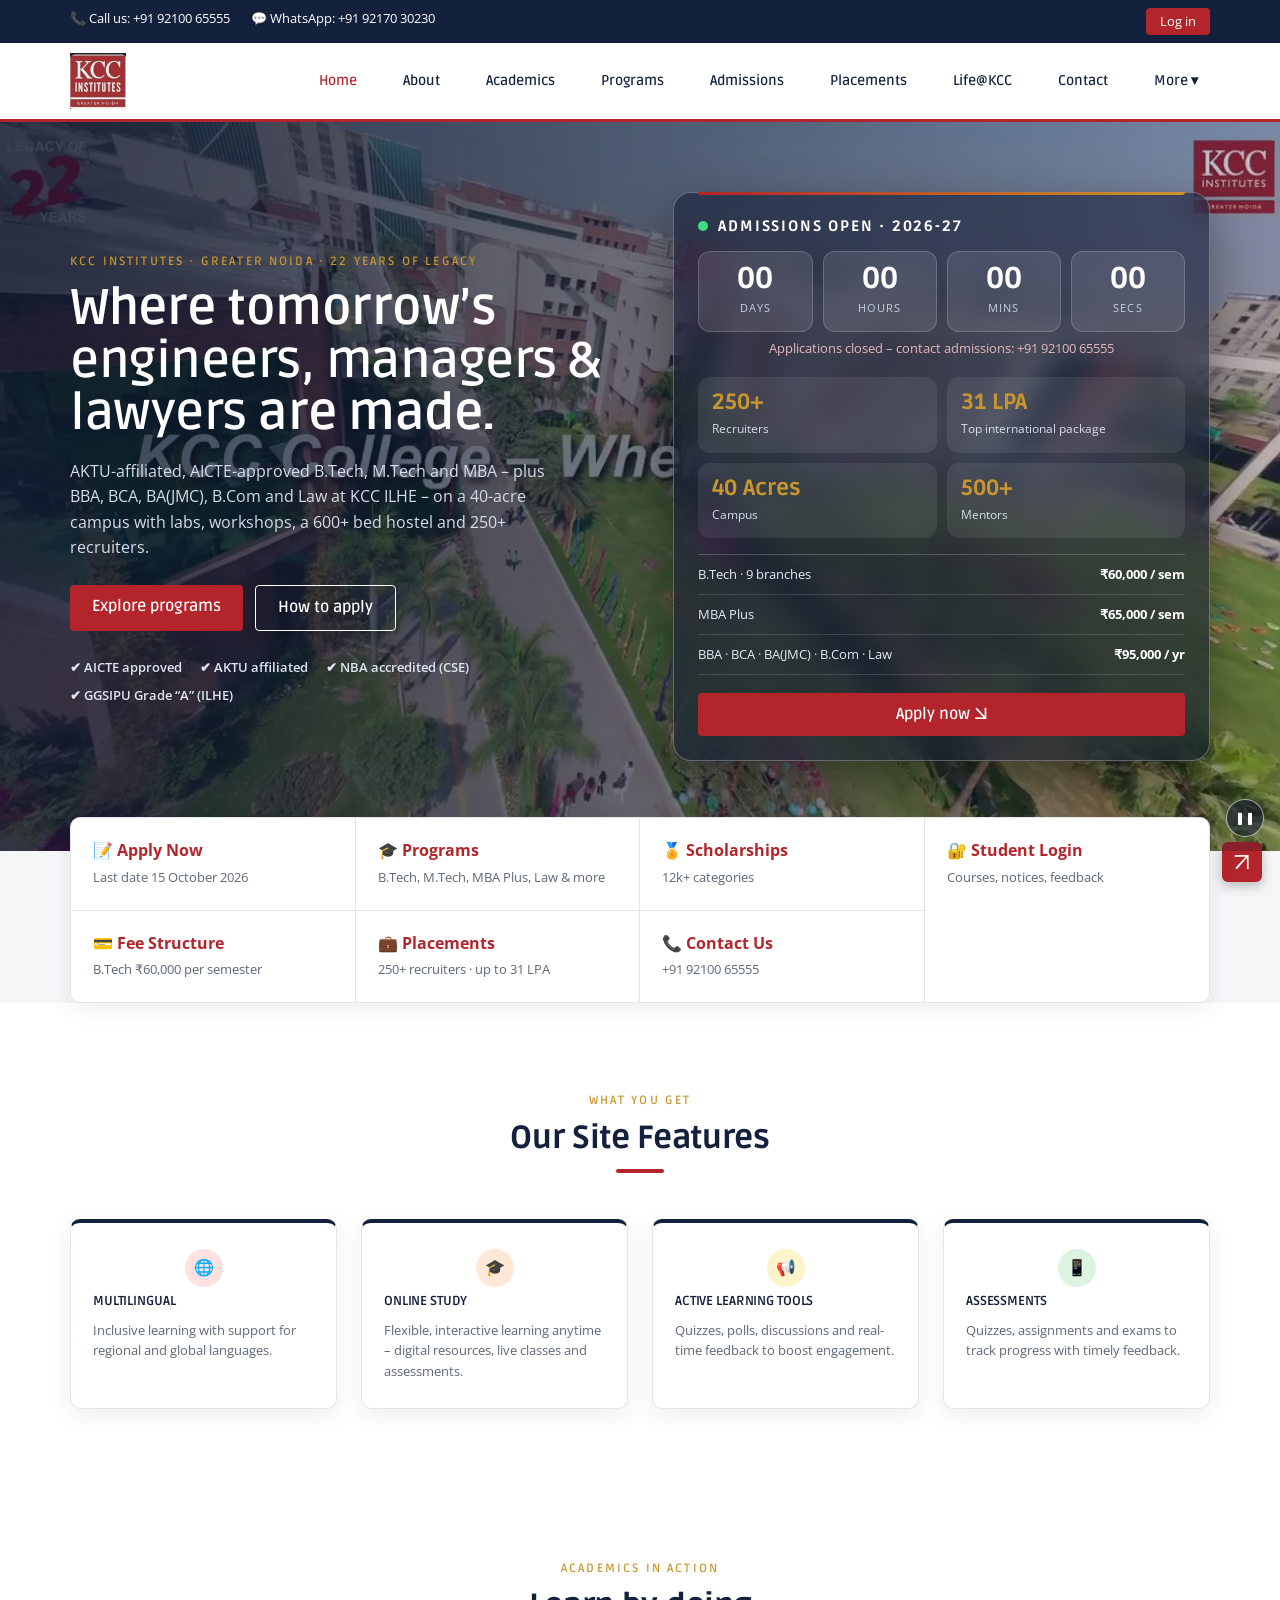
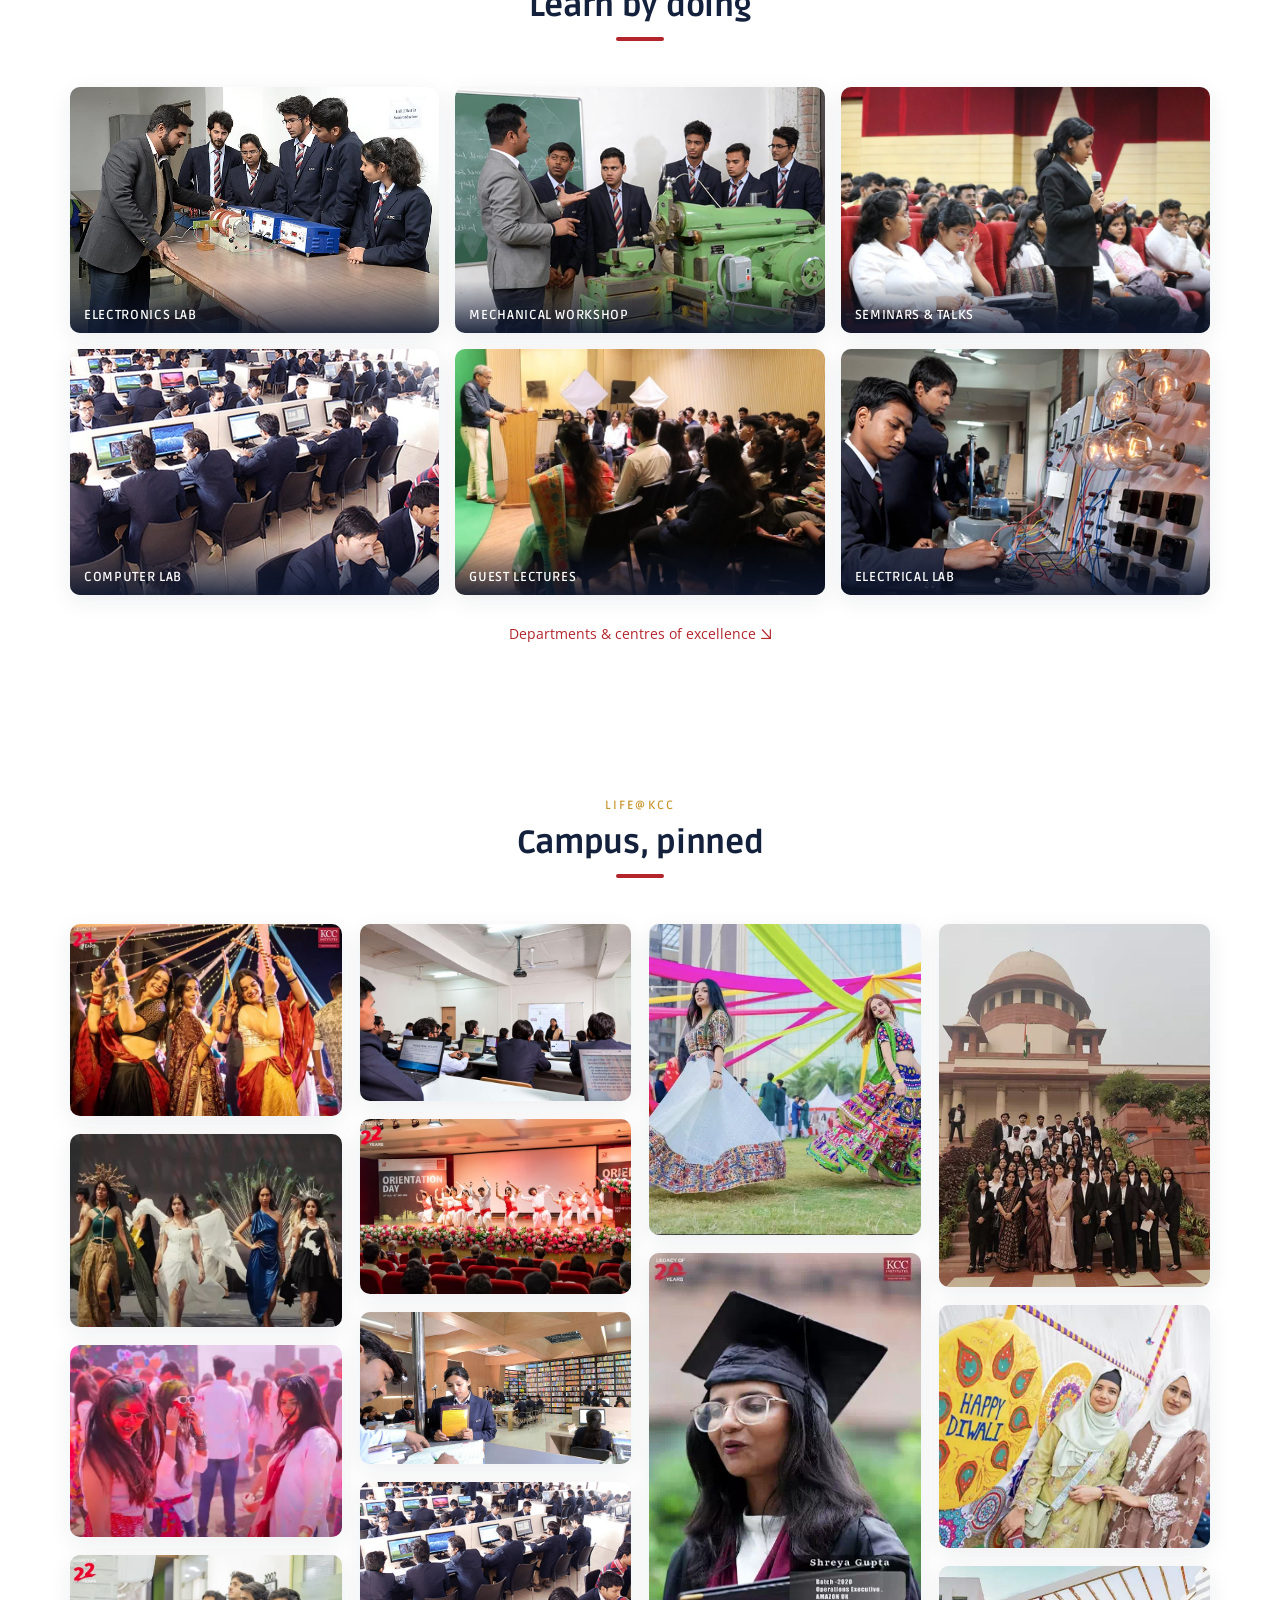
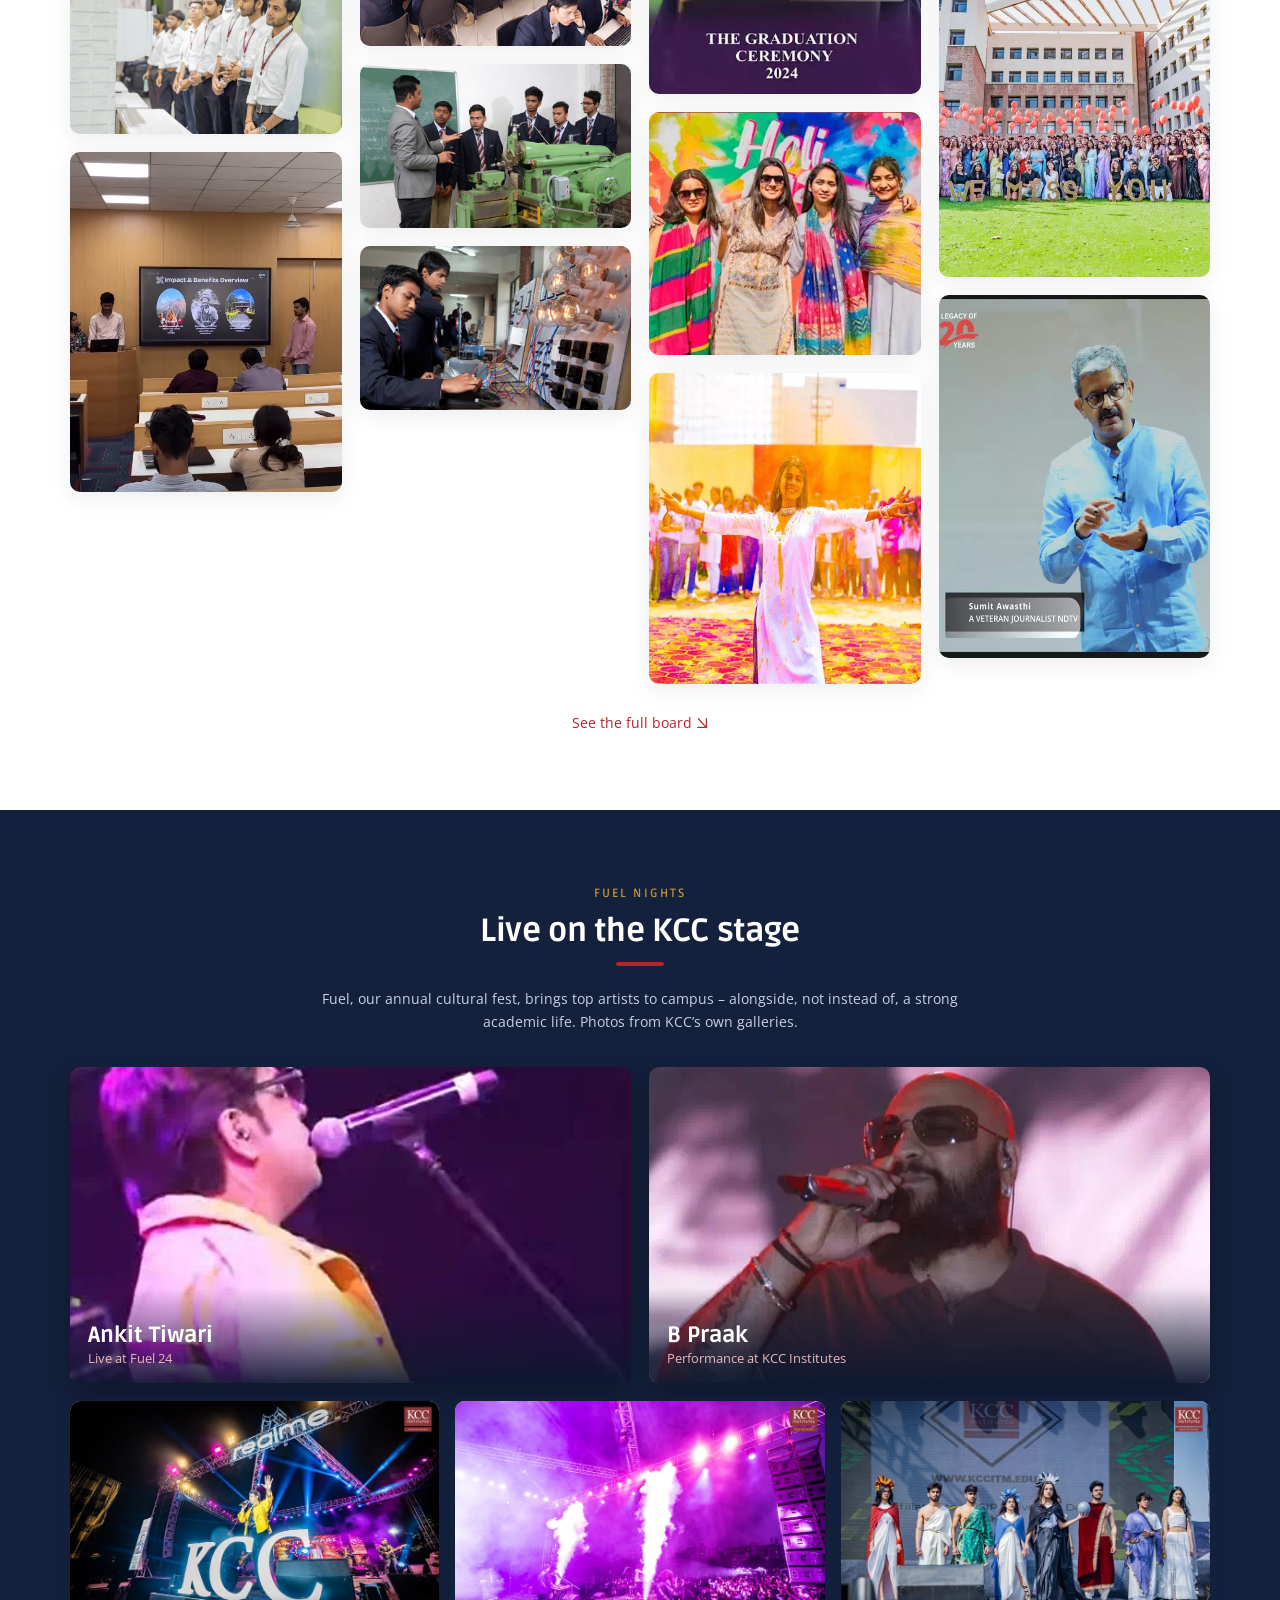
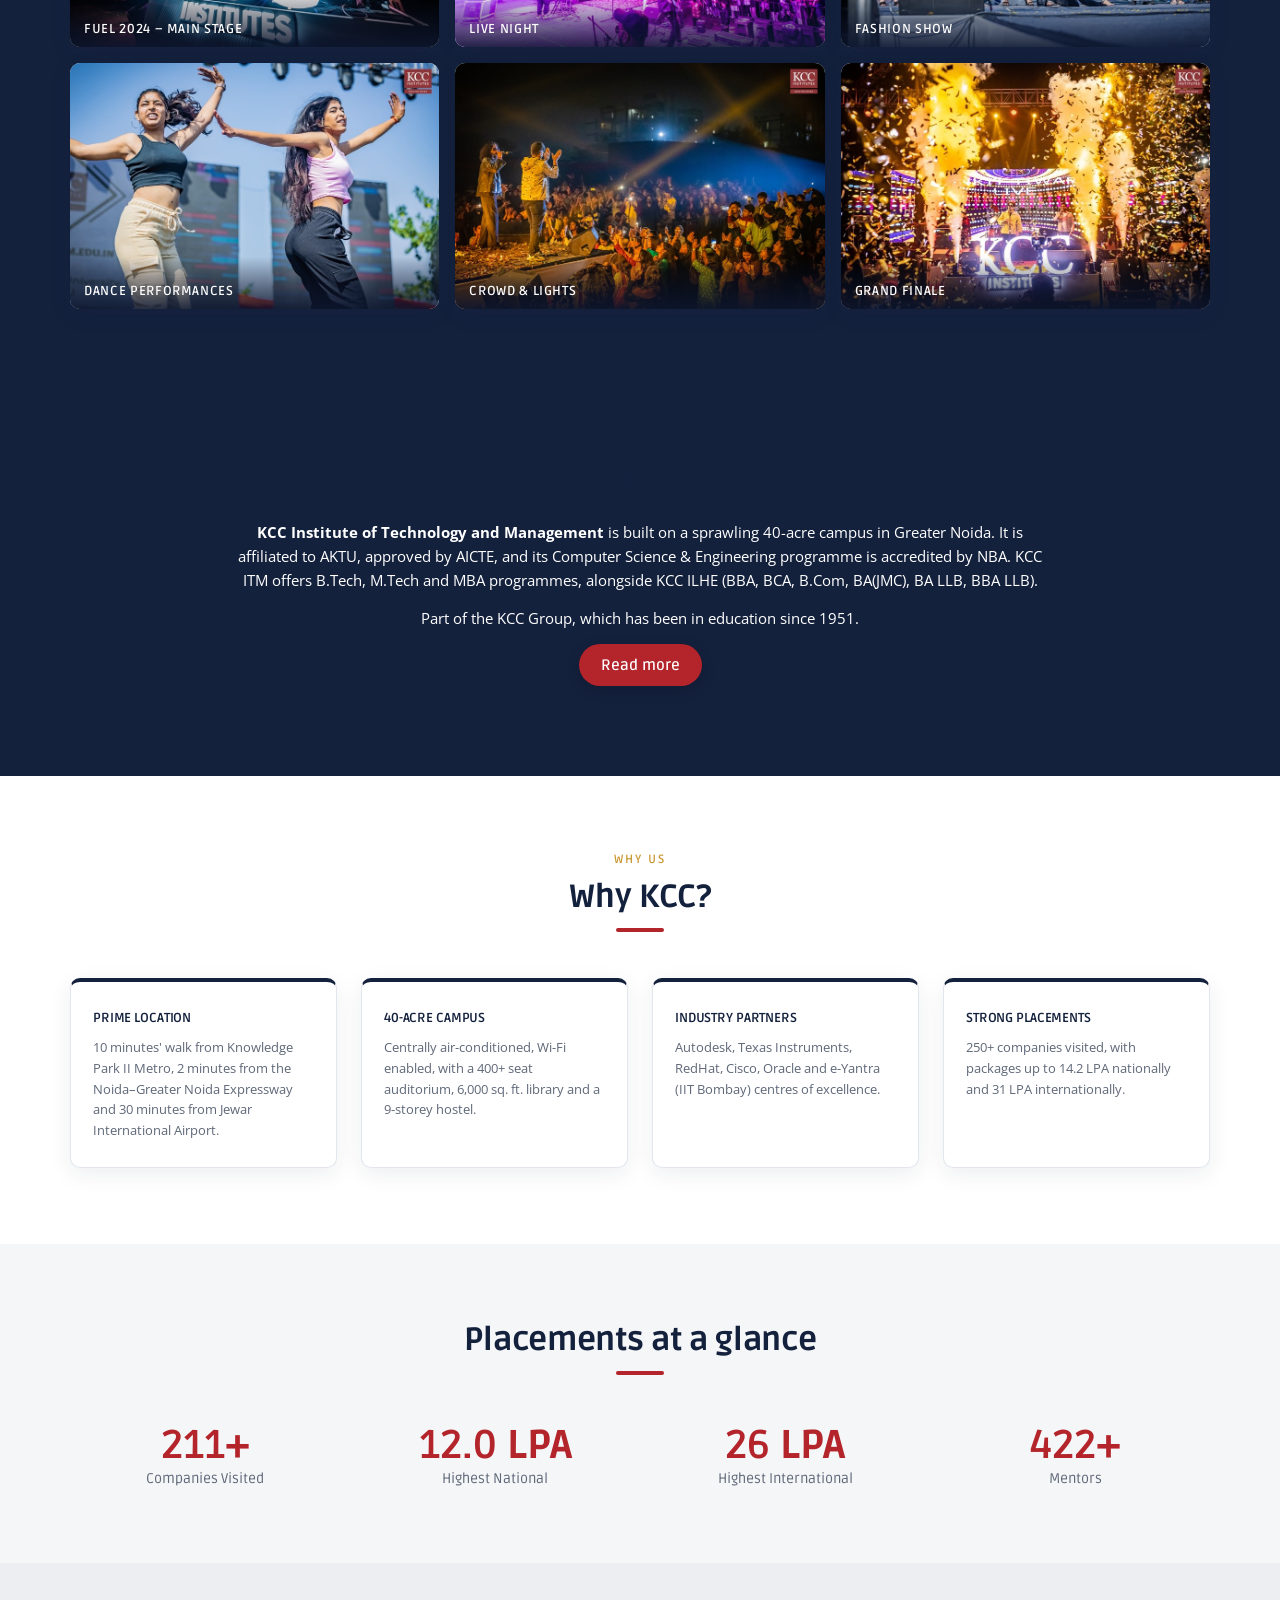
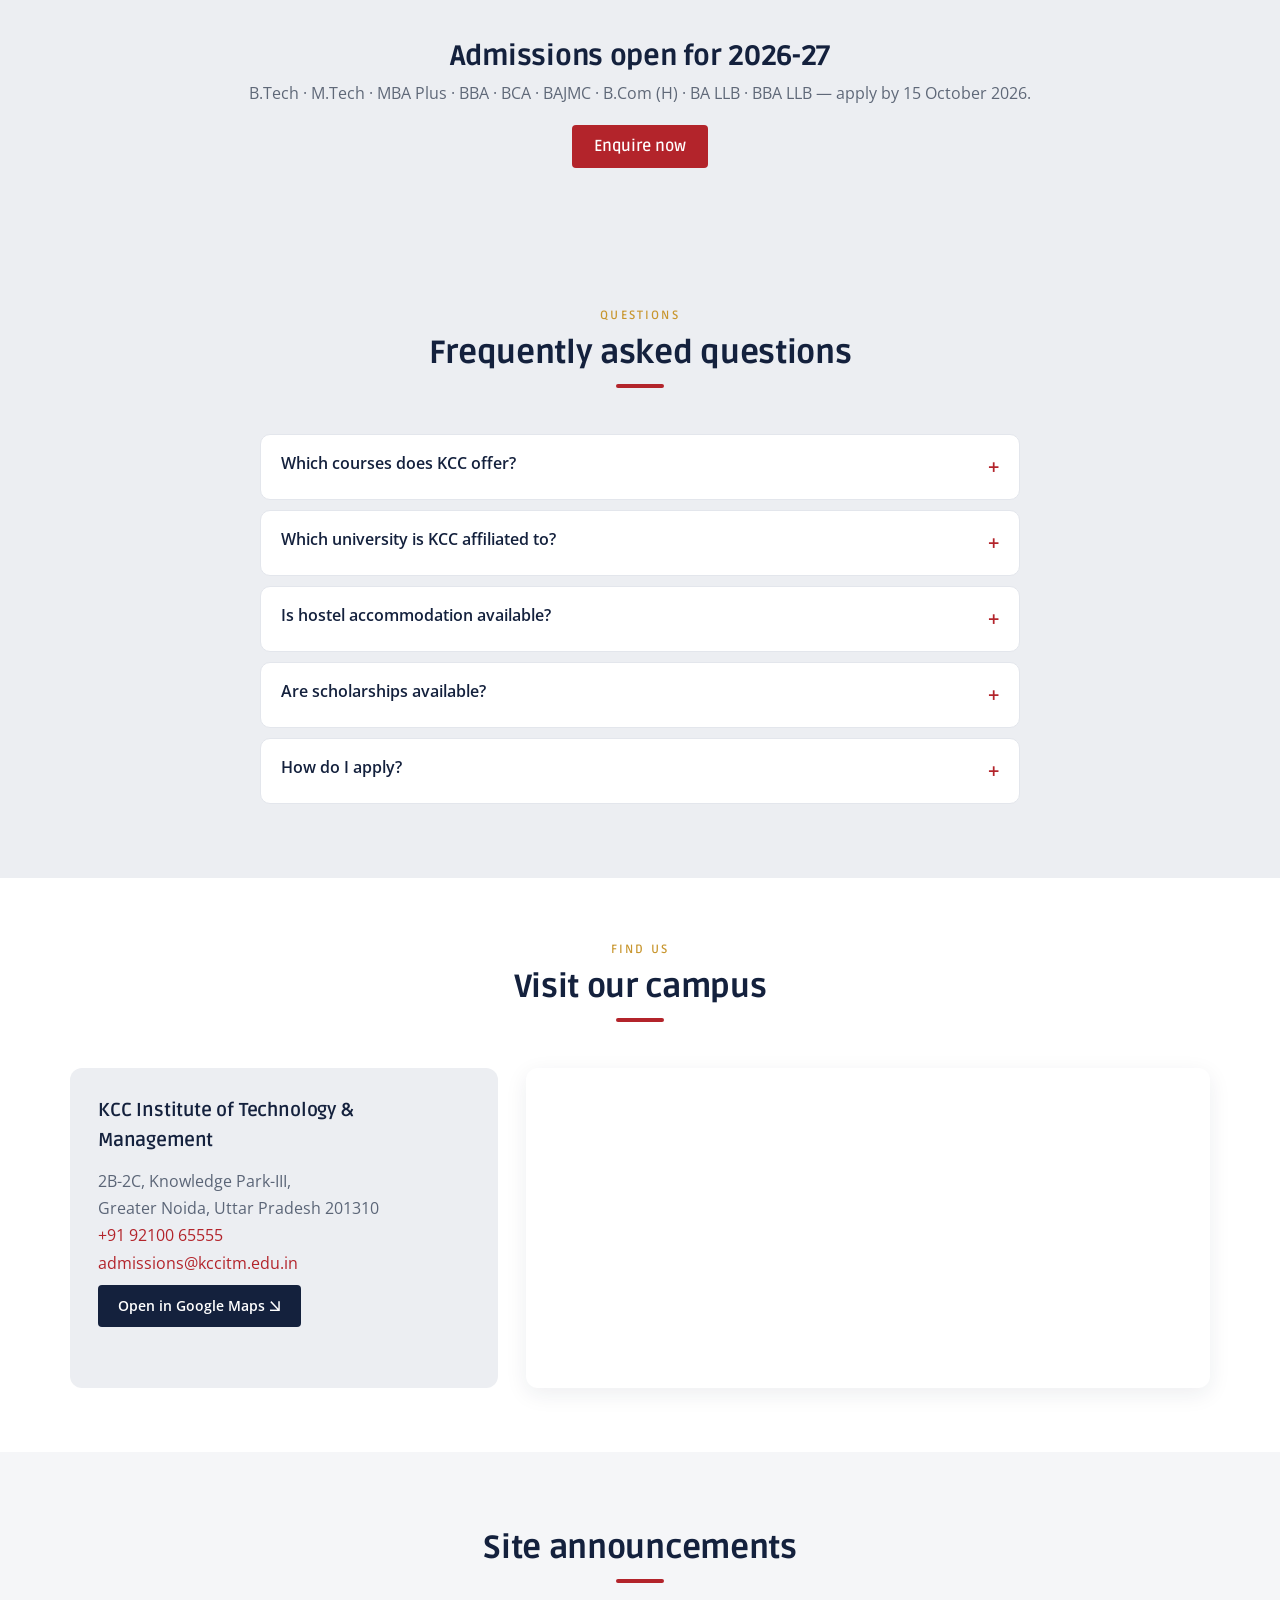
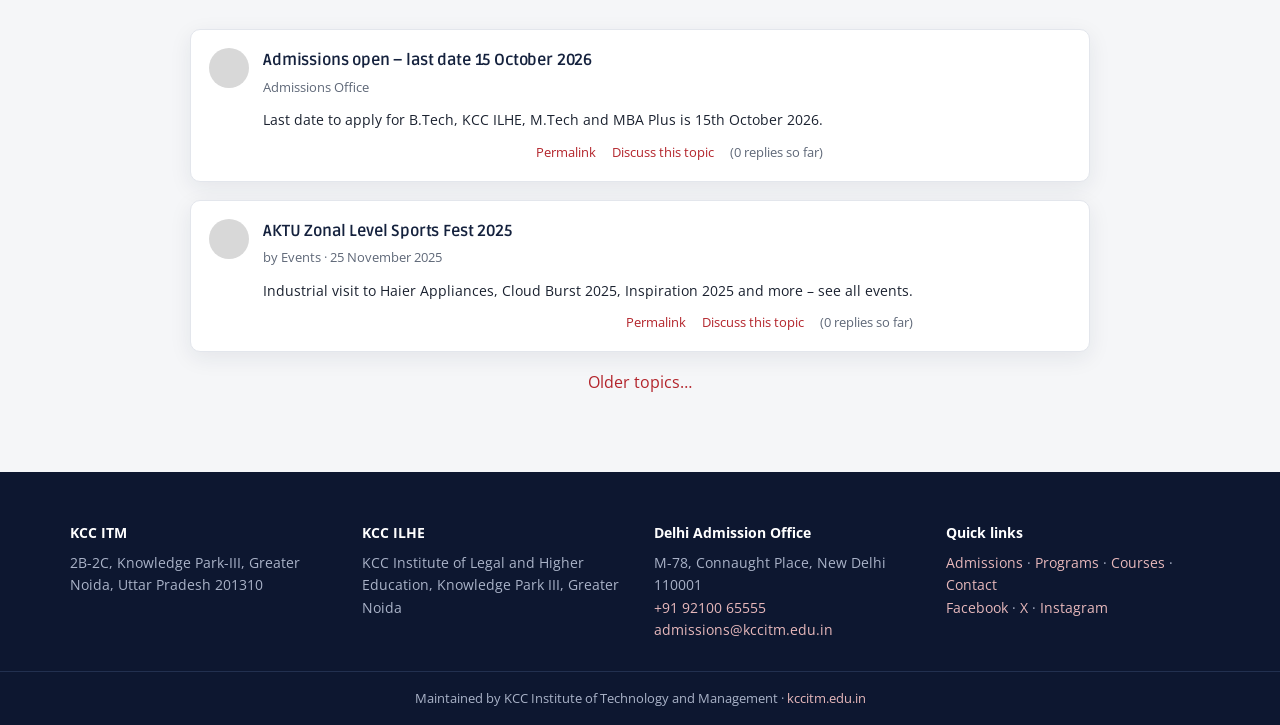
<file: index.html>
<!doctype html>
<html lang="en">
<head>
<meta charset="utf-8">
<meta name="viewport" content="width=device-width, initial-scale=1">
<title>KCC Institute of Technology and Management – Learning Portal</title>
<link rel="stylesheet" href="styles.css?v=5">
</head>
<body>
<div id="site-header"></div>

<section class="hero2">
  <video class="hero-video" autoplay muted loop playsinline preload="metadata" poster="video/hero-poster.jpg" aria-hidden="true">
    <source src="video/kcc-hero.mp4" type="video/mp4">
  </video>
  <button class="video-toggle" type="button" aria-label="Pause background video" title="Pause / play video">❚❚</button>
  <div class="container hero2-grid">
    <div class="hero2-text">
      <span class="eyebrow">KCC Institutes · Greater Noida · 22 years of legacy</span>
      <h1>Where tomorrow’s <em>engineers, managers &amp; lawyers</em> are made.</h1>
      <p>AKTU-affiliated, AICTE-approved B.Tech, M.Tech and MBA – plus BBA, BCA, BA(JMC), B.Com and Law at KCC ILHE – on a 40-acre campus with labs, workshops, a 600+ bed hostel and 250+ recruiters.</p>
      <div class="hero-actions">
        <a href="programs.html" class="btn solid">Explore programs</a>
        <a href="admissions.html" class="btn ghost">How to apply</a>
      </div>
      <ul class="trust">
        <li>✔ AICTE approved</li>
        <li>✔ AKTU affiliated</li>
        <li>✔ NBA accredited (CSE)</li>
        <li>✔ GGSIPU Grade “A” (ILHE)</li>
      </ul>
    </div>
    <aside class="info-card" aria-label="Admissions 2026-27">
      <div class="ic-head"><span class="live-dot"></span> Admissions open · 2026-27</div>
      <div class="countdown" id="countdown" data-deadline="2026-10-15T23:59:59+05:30">
        <div><b id="cd-d">--</b><span>Days</span></div>
        <div><b id="cd-h">--</b><span>Hours</span></div>
        <div><b id="cd-m">--</b><span>Mins</span></div>
        <div><b id="cd-s">--</b><span>Secs</span></div>
      </div>
      <p class="ic-note" id="cd-note">Last date to apply: 15 October 2026</p>
      <div class="ic-stats">
        <div><b>250+</b><span>Recruiters</span></div>
        <div><b>31 LPA</b><span>Top international package</span></div>
        <div><b>40 Acres</b><span>Campus</span></div>
        <div><b>500+</b><span>Mentors</span></div>
      </div>
      <ul class="ic-fees">
        <li><span>B.Tech · 9 branches</span><b>₹60,000 / sem</b></li>
        <li><span>MBA Plus</span><b>₹65,000 / sem</b></li>
        <li><span>BBA · BCA · BA(JMC) · B.Com · Law</span><b>₹95,000 / yr</b></li>
      </ul>
      <a class="btn solid wide" href="admissions.html">Apply now →</a>
    </aside>
  </div>
</section>

<section class="quick">
  <div class="container quick-grid">
    <a href="admissions.html"><b>📝 Apply Now</b><span>Last date 15 October 2026</span></a>
    <a href="programs.html"><b>🎓 Programs</b><span>B.Tech, M.Tech, MBA Plus, Law &amp; more</span></a>
    <a href="scholarship.html"><b>🏅 Scholarships</b><span>12k+ categories</span></a>
    <a href="login.html"><b>🔐 Student Login</b><span>Courses, notices, feedback</span></a>
    <a href="admissions.html#fees"><b>💳 Fee Structure</b><span>B.Tech ₹60,000 per semester</span></a>
    <a href="placements.html"><b>💼 Placements</b><span>250+ recruiters · up to 31 LPA</span></a>
    <a href="contact.html"><b>📞 Contact Us</b><span>+91 92100 65555</span></a>
  </div>
</section>

<section class="features reveal">
  <div class="container">
    <p class="eyebrow center">What you get</p>
    <h2 class="title">Our Site Features</h2>
    <div class="cards">
      <article class="card"><span class="icon" style="background:#ffe1e2">🌐</span><h3>Multilingual</h3><p>Inclusive learning with support for regional and global languages.</p></article>
      <article class="card"><span class="icon" style="background:#ffe9d6">🎓</span><h3><a href="courses.html">Online Study</a></h3><p>Flexible, interactive learning anytime – digital resources, live classes and assessments.</p></article>
      <article class="card"><span class="icon" style="background:#fff3c9">📢</span><h3>Active Learning Tools</h3><p>Quizzes, polls, discussions and real-time feedback to boost engagement.</p></article>
      <article class="card"><span class="icon" style="background:#dcf3e1">📱</span><h3>Assessments</h3><p>Quizzes, assignments and exams to track progress with timely feedback.</p></article>
    </div>
  </div>
</section>

<section class="academics-strip reveal"><div class="container"><p class="eyebrow center">Academics in action</p><h2 class="title">Learn by doing</h2><div class="photo-grid"><figure class="ph"><img src="images/campus/2deptbanner_department-ece.jpg" alt="Electronics lab" loading="lazy"><figcaption>Electronics lab</figcaption></figure><figure class="ph"><img src="images/campus/3deptbanner_department-img3.jpg" alt="Mechanical workshop" loading="lazy"><figcaption>Mechanical workshop</figcaption></figure><figure class="ph"><img src="images/seminars/seminar-audience.jpg" alt="Seminars &amp; talks" loading="lazy"><figcaption>Seminars &amp; talks</figcaption></figure><figure class="ph"><img src="images/campus/1deptbanner_department-img1.jpg" alt="Computer lab" loading="lazy"><figcaption>Computer lab</figcaption></figure><figure class="ph"><img src="images/seminars/guest-lecture.jpg" alt="Guest lectures" loading="lazy"><figcaption>Guest lectures</figcaption></figure><figure class="ph"><img src="images/campus/5deptbanner_department-img5.jpg" alt="Electrical lab" loading="lazy"><figcaption>Electrical lab</figcaption></figure></div><p class="note"><a href="academics.html">Departments &amp; centres of excellence →</a></p></div></section>
<section class="board reveal">
  <div class="container">
    <p class="eyebrow center">Life@KCC</p>
    <h2 class="title">Campus, pinned</h2>
    <div class="masonry">
      <figure class="pin"><img src="images/fest-dandiya-night.jpg" alt="Dandiya Night 2025" loading="lazy"><figcaption>Dandiya Night 2025</figcaption><button class="heart" aria-label="Save">♡</button></figure><figure class="pin"><img src="images/fest-fuel-2025.jpg" alt="Fuel 2025" loading="lazy"><figcaption>Fuel 2025</figcaption><button class="heart" aria-label="Save">♡</button></figure><figure class="pin"><img src="images/fest-holi.jpg" alt="Holi celebration" loading="lazy"><figcaption>Holi celebration</figcaption><button class="heart" aria-label="Save">♡</button></figure>
      <figure class="pin"><img src="images/students-lineup.jpg" alt="Students at KCC" loading="lazy"><figcaption>Students at KCC</figcaption><button class="heart" aria-label="Save">♡</button></figure>
      <figure class="pin"><img src="images/class-presentation.jpg" alt="Classroom presentation" loading="lazy"><figcaption>Classroom presentation</figcaption><button class="heart" aria-label="Save">♡</button></figure>
      <figure class="pin"><img src="images/campus/academic_block_img2.jpg" alt="AC classroom" loading="lazy"><figcaption>AC classroom</figcaption><button class="heart" aria-label="Save">♡</button></figure>
      <figure class="pin"><img src="images/orientation-day.jpg" alt="Orientation Day" loading="lazy"><figcaption>Orientation Day</figcaption><button class="heart" aria-label="Save">♡</button></figure>
      <figure class="pin"><img src="images/campus/library1.jpg" alt="Library" loading="lazy"><figcaption>Library</figcaption><button class="heart" aria-label="Save">♡</button></figure>
      <figure class="pin"><img src="images/campus/1deptbanner_department-img1.jpg" alt="Computer lab" loading="lazy"><figcaption>Computer lab</figcaption><button class="heart" aria-label="Save">♡</button></figure>
      <figure class="pin"><img src="images/campus/3deptbanner_department-img3.jpg" alt="Mechanical workshop" loading="lazy"><figcaption>Mechanical workshop</figcaption><button class="heart" aria-label="Save">♡</button></figure>
      <figure class="pin"><img src="images/campus/5deptbanner_department-img5.jpg" alt="Electrical lab" loading="lazy"><figcaption>Electrical lab</figcaption><button class="heart" aria-label="Save">♡</button></figure>
      <figure class="pin"><img src="images/culture-1.webp" alt="Cultural fest" loading="lazy"><figcaption>Garba &amp; festivals</figcaption><button class="heart" aria-label="Save">♡</button></figure>
      <figure class="pin"><img src="images/career-impact-1.webp" alt="Graduation ceremony" loading="lazy"><figcaption>Graduation 2024</figcaption><button class="heart" aria-label="Save">♡</button></figure>
      <figure class="pin"><img src="images/cr-2.webp" alt="Campus moments" loading="lazy"><figcaption>Campus moments</figcaption><button class="heart" aria-label="Save">♡</button></figure>
      <figure class="pin"><img src="images/culture-5.webp" alt="Cultural fest" loading="lazy"><figcaption>Cultural fest</figcaption><button class="heart" aria-label="Save">♡</button></figure>
      <figure class="pin"><img src="images/industry-exposure-1.webp" alt="Industry exposure" loading="lazy"><figcaption>Industry exposure</figcaption><button class="heart" aria-label="Save">♡</button></figure>
      <figure class="pin"><img src="images/culture-diversity-2.webp" alt="Diversity" loading="lazy"><figcaption>Many cultures, one campus</figcaption><button class="heart" aria-label="Save">♡</button></figure>
      <figure class="pin"><img src="images/culture-7.webp" alt="Student performance" loading="lazy"><figcaption>On stage</figcaption><button class="heart" aria-label="Save">♡</button></figure>
      <figure class="pin"><img src="images/eclectic-stack-1.webp" alt="Student life" loading="lazy"><figcaption>Everyday life</figcaption><button class="heart" aria-label="Save">♡</button></figure>
    </div>
    <p class="note"><a href="life.html">See the full board →</a></p>
  </div>
</section>

<section class="stars reveal"><div class="container"><p class="eyebrow center">Fuel nights</p><h2 class="title">Live on the KCC stage</h2><p class="sub-note">Fuel, our annual cultural fest, brings top artists to campus – alongside, not instead of, a strong academic life. Photos from KCC’s own galleries.</p><div class="artist-feature"><figure class="af"><img src="images/artists/ankit-tiwari.jpg" alt="Ankit Tiwari live at KCC"><figcaption><b>Ankit Tiwari</b><span>Live at Fuel 24</span></figcaption></figure><figure class="af"><img src="images/artists/b-praak.jpg" alt="B Praak performing at KCC"><figcaption><b>B Praak</b><span>Performance at KCC Institutes</span></figcaption></figure></div><div class="photo-grid"><figure class="ph"><img src="images/fuel/main-stage.jpg" alt="Fuel 2024 – main stage" loading="lazy"><figcaption>Fuel 2024 – main stage</figcaption></figure><figure class="ph"><img src="images/fuel/pyro-night.jpg" alt="Live night" loading="lazy"><figcaption>Live night</figcaption></figure><figure class="ph"><img src="images/fuel/fashion-ramp.jpg" alt="Fashion show" loading="lazy"><figcaption>Fashion show</figcaption></figure><figure class="ph"><img src="images/fuel/dancers.jpg" alt="Dance performances" loading="lazy"><figcaption>Dance performances</figcaption></figure><figure class="ph"><img src="images/fuel/crowd-lights.jpg" alt="Crowd &amp; lights" loading="lazy"><figcaption>Crowd &amp; lights</figcaption></figure><figure class="ph"><img src="images/fuel/pyro-kcc.jpg" alt="Grand finale" loading="lazy"><figcaption>Grand finale</figcaption></figure></div></div></section>
<section class="about">
  <div class="container">
    <h2>About Us</h2>
    <p><strong>KCC Institute of Technology and Management</strong> is built on a sprawling 40-acre campus in Greater Noida. It is affiliated to AKTU, approved by AICTE, and its Computer Science &amp; Engineering programme is accredited by NBA. KCC ITM offers B.Tech, M.Tech and MBA programmes, alongside KCC ILHE (BBA, BCA, B.Com, BA(JMC), BA LLB, BBA LLB).</p>
    <p>Part of the KCC Group, which has been in education since 1951.</p>
    <p><a href="about.html" class="btn">Read more</a></p>
  </div>
</section>

<section class="why reveal">
  <div class="container">
    <p class="eyebrow center">Why us</p>
    <h2 class="title">Why KCC?</h2>
    <div class="cards">
      <article class="card"><h3>Prime Location</h3><p>10 minutes' walk from Knowledge Park II Metro, 2 minutes from the Noida–Greater Noida Expressway and 30 minutes from Jewar International Airport.</p></article>
      <article class="card"><h3>40-Acre Campus</h3><p>Centrally air-conditioned, Wi-Fi enabled, with a 400+ seat auditorium, 6,000 sq. ft. library and a 9-storey hostel.</p></article>
      <article class="card"><h3>Industry Partners</h3><p>Autodesk, Texas Instruments, RedHat, Cisco, Oracle and e-Yantra (IIT Bombay) centres of excellence.</p></article>
      <article class="card"><h3>Strong Placements</h3><p>250+ companies visited, with packages up to 14.2 LPA nationally and 31 LPA internationally.</p></article>
    </div>
  </div>
</section>

<section class="placements reveal">
  <div class="container">
    <h2 class="title">Placements at a glance</h2>
    <div class="stats">
      <div><b data-count="250">0</b>+<span>Companies Visited</span></div>
      <div><b data-count="14.2">0</b> LPA<span>Highest National</span></div>
      <div><b data-count="31">0</b> LPA<span>Highest International</span></div>
      <div><b data-count="500">0</b>+<span>Mentors</span></div>
    </div>
  </div>
</section>

<section class="cta">
  <div class="container">
    <h2>Admissions open for 2026-27</h2>
    <p>B.Tech · M.Tech · MBA Plus · BBA · BCA · BAJMC · B.Com (H) · BA LLB · BBA LLB — apply by 15 October 2026.</p>
    <a href="contact.html" class="btn solid">Enquire now</a>
  </div>
</section>

<section class="faq reveal"><div class="container">
  <p class="eyebrow center">Questions</p><h2 class="title">Frequently asked questions</h2>
  <div class="faq-list">
    <details><summary>Which courses does KCC offer?</summary><p>B.Tech, M.Tech and MBA at KCC ITM, plus BBA, BCA, BA(JMC), B.Com (Hons.) and Law programmes at KCC ILHE.</p></details>
    <details><summary>Which university is KCC affiliated to?</summary><p>KCC is affiliated to AKTU and GGSIP University, Delhi, and AICTE-approved.</p></details>
    <details><summary>Is hostel accommodation available?</summary><p>Yes &ndash; the campus has a 600+ bed hostel.</p></details>
    <details><summary>Are scholarships available?</summary><p>Yes. See the <a href="scholarship.html">Scholarship</a> page for eligibility and details.</p></details>
    <details><summary>How do I apply?</summary><p>Visit the <a href="admissions.html">Admissions</a> page or call +91 92100 65555.</p></details>
  </div></div></section>

<section class="locate reveal"><div class="container">
  <p class="eyebrow center">Find us</p><h2 class="title">Visit our campus</h2>
  <div class="locate-grid">
    <div class="locate-info"><h3>KCC Institute of Technology &amp; Management</h3><p>2B-2C, Knowledge Park-III,<br>Greater Noida, Uttar Pradesh 201310</p><p><a href="tel:+919210065555">+91 92100 65555</a><br><a href="mailto:admissions@kccitm.edu.in">admissions@kccitm.edu.in</a></p><a class="th-btn" href="https://www.google.com/maps/search/?api=1&amp;query=KCC+Institute+of+Technology+and+Management+Greater+Noida" target="_blank" rel="noopener">Open in Google Maps &rarr;</a></div>
    <iframe title="KCC campus map" loading="lazy" src="https://www.openstreetmap.org/export/embed.html?bbox=77.480%2C28.466%2C77.512%2C28.482&amp;layer=mapnik&amp;marker=28.4745%2C77.4960"></iframe>
  </div></div></section>

<section class="announcements reveal">
  <div class="container narrow">
    <h2 class="title">Site announcements</h2>
    <article class="post"><div class="avatar"></div><div class="post-body">
      <h3>Admissions open – last date 15 October 2026</h3><small>Admissions Office</small>
      <p>Last date to apply for B.Tech, KCC ILHE, M.Tech and MBA Plus is 15th October 2026.</p>
      <div class="post-foot"><a href="admissions.html">Permalink</a><a href="announcements.html">Discuss this topic</a> (0 replies so far)</div></div></article>
    <article class="post"><div class="avatar"></div><div class="post-body">
      <h3>AKTU Zonal Level Sports Fest 2025</h3><small>by Events · 25 November 2025</small>
      <p>Industrial visit to Haier Appliances, Cloud Burst 2025, Inspiration 2025 and more – see all events.</p>
      <div class="post-foot"><a href="announcements.html">Permalink</a><a href="announcements.html">Discuss this topic</a> (0 replies so far)</div></div></article>
    <p class="older"><a href="announcements.html">Older topics…</a></p>
  </div>
</section>

<div id="site-footer"></div>
<script src="layout.js?v=3"></script>
<script src="script.js"></script>
</body>
</html>
</file>
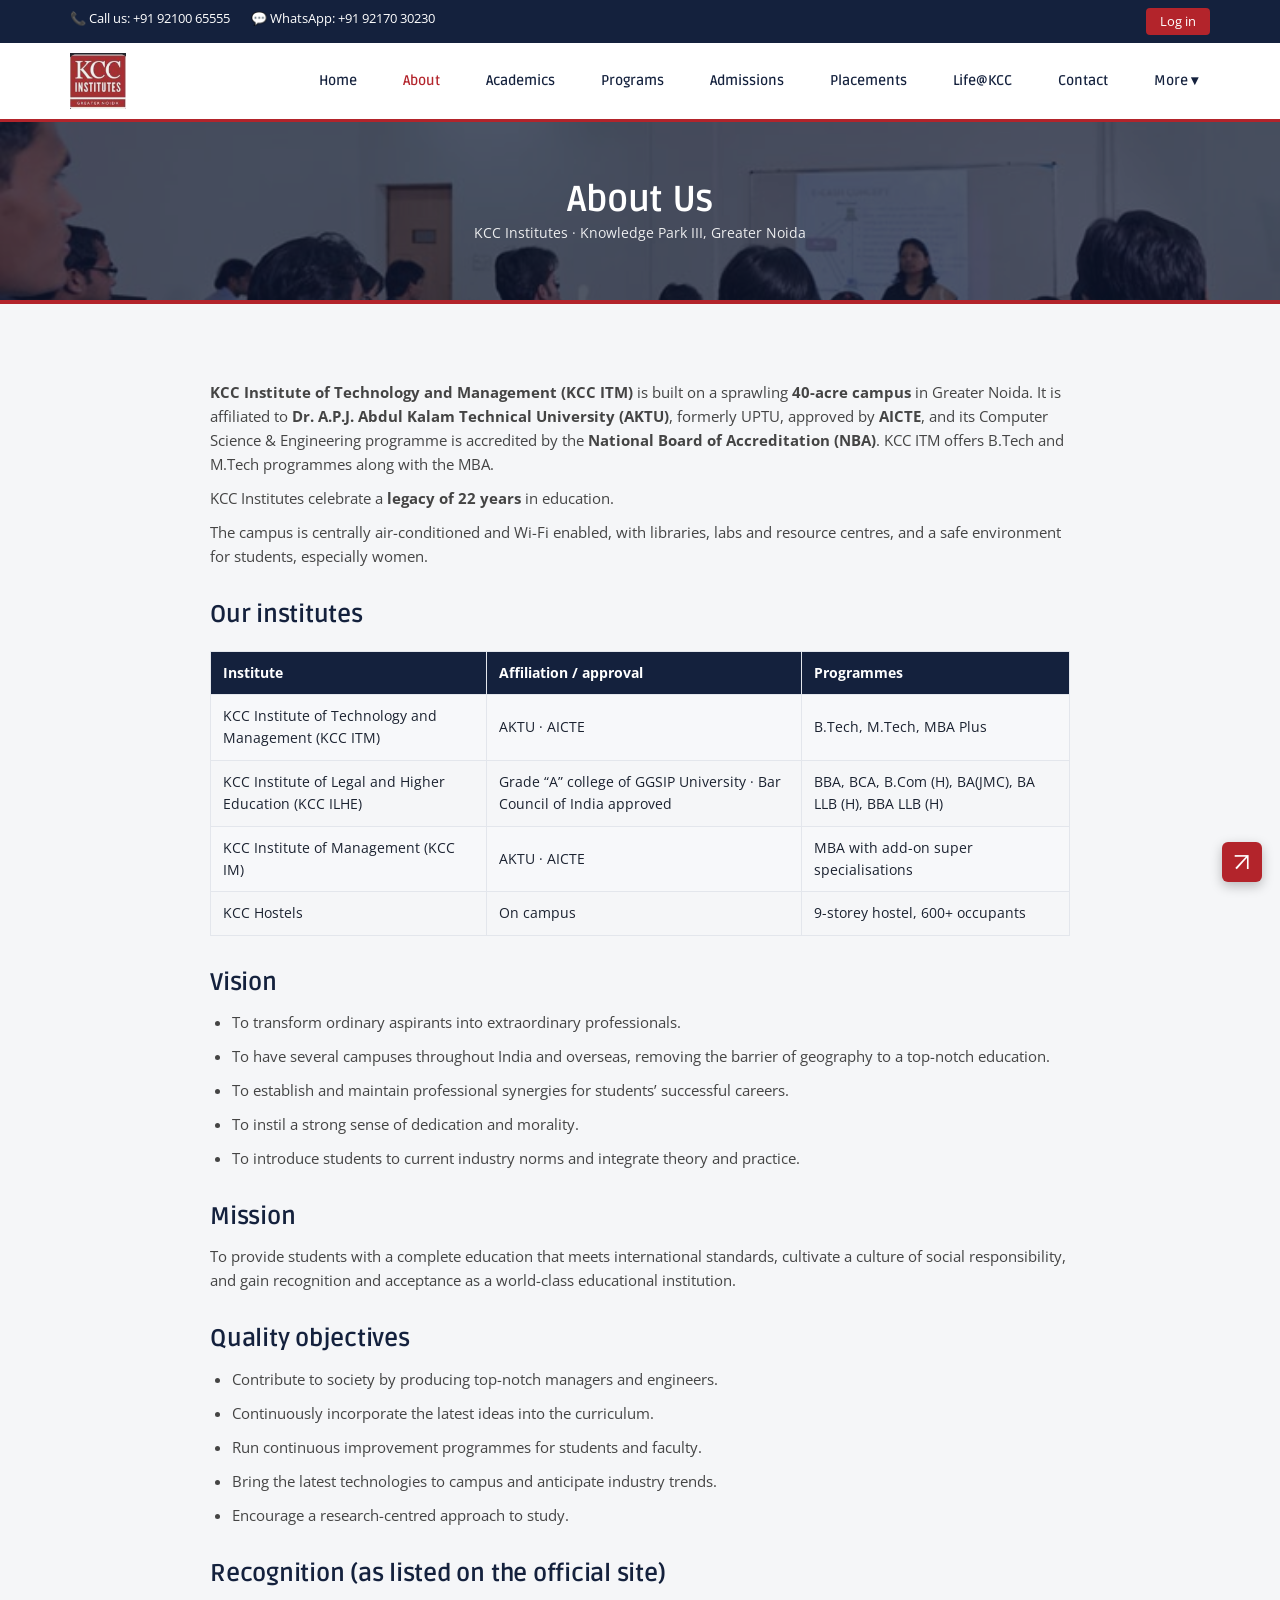
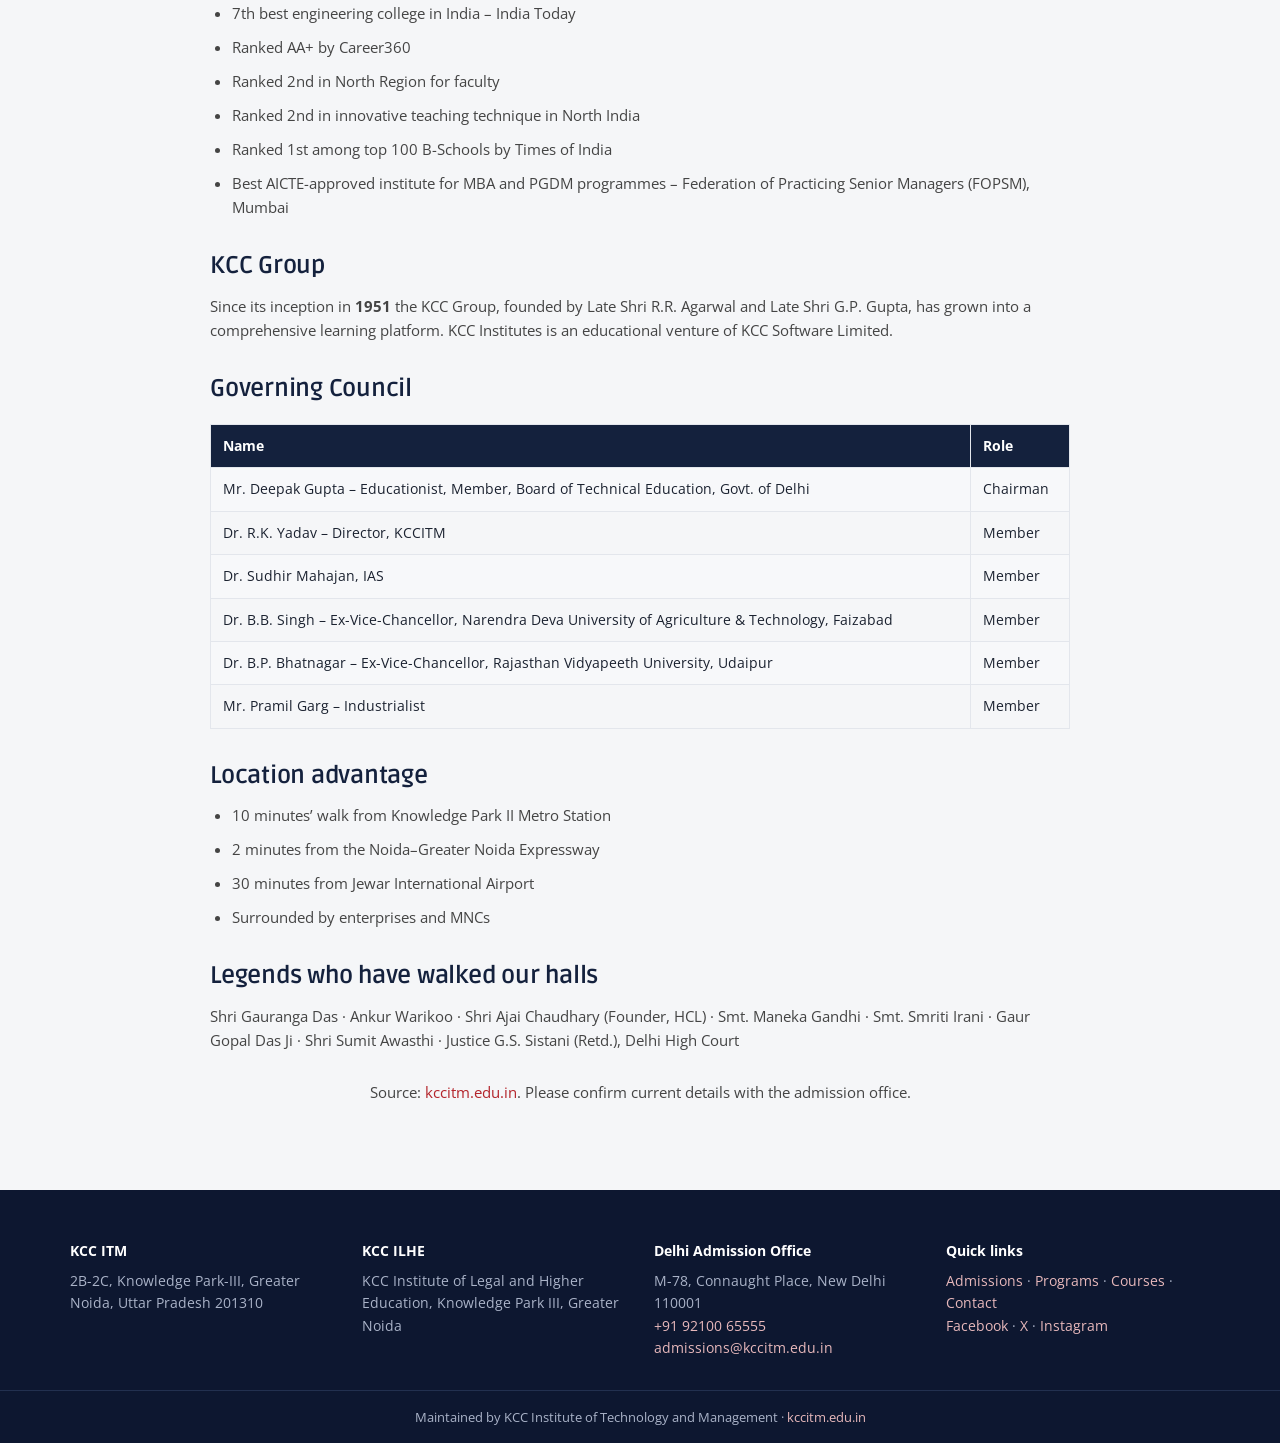
<file: about.html>
<!doctype html>
<html lang="en"><head><meta charset="utf-8"><meta name="viewport" content="width=device-width, initial-scale=1">
<title>About Us – KCC Institute of Technology and Management</title>
<link rel="stylesheet" href="styles.css?v=5"></head><body>
<div id="site-header"></div>
<div class="page-head"><h1>About Us</h1><p>KCC Institutes · Knowledge Park III, Greater Noida</p></div>
<section><div class="container">
<div class="prose">
<p><strong>KCC Institute of Technology and Management (KCC ITM)</strong> is built on a sprawling <strong>40-acre campus</strong> in Greater Noida. It is affiliated to <strong>Dr. A.P.J. Abdul Kalam Technical University (AKTU)</strong>, formerly UPTU, approved by <strong>AICTE</strong>, and its Computer Science &amp; Engineering programme is accredited by the <strong>National Board of Accreditation (NBA)</strong>. KCC ITM offers B.Tech and M.Tech programmes along with the MBA.</p>
<p>KCC Institutes celebrate a <strong>legacy of 22 years</strong> in education.</p>
<p>The campus is centrally air-conditioned and Wi-Fi enabled, with libraries, labs and resource centres, and a safe environment for students, especially women.</p>
<h2>Our institutes</h2>
<table><tr><th>Institute</th><th>Affiliation / approval</th><th>Programmes</th></tr>
<tr><td>KCC Institute of Technology and Management (KCC ITM)</td><td>AKTU · AICTE</td><td>B.Tech, M.Tech, MBA Plus</td></tr>
<tr><td>KCC Institute of Legal and Higher Education (KCC ILHE)</td><td>Grade “A” college of GGSIP University · Bar Council of India approved</td><td>BBA, BCA, B.Com (H), BA(JMC), BA LLB (H), BBA LLB (H)</td></tr>
<tr><td>KCC Institute of Management (KCC IM)</td><td>AKTU · AICTE</td><td>MBA with add-on super specialisations</td></tr>
<tr><td>KCC Hostels</td><td>On campus</td><td>9-storey hostel, 600+ occupants</td></tr></table>
<h2>Vision</h2>
<ul><li>To transform ordinary aspirants into extraordinary professionals.</li><li>To have several campuses throughout India and overseas, removing the barrier of geography to a top-notch education.</li><li>To establish and maintain professional synergies for students’ successful careers.</li><li>To instil a strong sense of dedication and morality.</li><li>To introduce students to current industry norms and integrate theory and practice.</li></ul>
<h2>Mission</h2>
<p>To provide students with a complete education that meets international standards, cultivate a culture of social responsibility, and gain recognition and acceptance as a world-class educational institution.</p>
<h2>Quality objectives</h2>
<ul><li>Contribute to society by producing top-notch managers and engineers.</li><li>Continuously incorporate the latest ideas into the curriculum.</li><li>Run continuous improvement programmes for students and faculty.</li><li>Bring the latest technologies to campus and anticipate industry trends.</li><li>Encourage a research-centred approach to study.</li></ul>
<h2>Recognition (as listed on the official site)</h2>
<ul><li>7th best engineering college in India – India Today</li><li>Ranked AA+ by Career360</li><li>Ranked 2nd in North Region for faculty</li><li>Ranked 2nd in innovative teaching technique in North India</li><li>Ranked 1st among top 100 B-Schools by Times of India</li><li>Best AICTE-approved institute for MBA and PGDM programmes – Federation of Practicing Senior Managers (FOPSM), Mumbai</li></ul>
<h2>KCC Group</h2>
<p>Since its inception in <strong>1951</strong> the KCC Group, founded by Late Shri R.R. Agarwal and Late Shri G.P. Gupta, has grown into a comprehensive learning platform. KCC Institutes is an educational venture of KCC Software Limited.</p>
<h2>Governing Council</h2>
<table><tr><th>Name</th><th>Role</th></tr>
<tr><td>Mr. Deepak Gupta – Educationist, Member, Board of Technical Education, Govt. of Delhi</td><td>Chairman</td></tr>
<tr><td>Dr. R.K. Yadav – Director, KCCITM</td><td>Member</td></tr>
<tr><td>Dr. Sudhir Mahajan, IAS</td><td>Member</td></tr>
<tr><td>Dr. B.B. Singh – Ex-Vice-Chancellor, Narendra Deva University of Agriculture &amp; Technology, Faizabad</td><td>Member</td></tr>
<tr><td>Dr. B.P. Bhatnagar – Ex-Vice-Chancellor, Rajasthan Vidyapeeth University, Udaipur</td><td>Member</td></tr>
<tr><td>Mr. Pramil Garg – Industrialist</td><td>Member</td></tr></table>
<h2>Location advantage</h2>
<ul><li>10 minutes’ walk from Knowledge Park II Metro Station</li><li>2 minutes from the Noida–Greater Noida Expressway</li><li>30 minutes from Jewar International Airport</li><li>Surrounded by enterprises and MNCs</li></ul>
<h2>Legends who have walked our halls</h2>
<p>Shri Gauranga Das · Ankur Warikoo · Shri Ajai Chaudhary (Founder, HCL) · Smt. Maneka Gandhi · Smt. Smriti Irani · Gaur Gopal Das Ji · Shri Sumit Awasthi · Justice G.S. Sistani (Retd.), Delhi High Court</p>
<p class="note">Source: <a href="https://www.kccitm.edu.in/">kccitm.edu.in</a>. Please confirm current details with the admission office.</p></div>
</div></section>
<div id="site-footer"></div>
<script src="layout.js?v=3"></script><script src="script.js"></script></body></html>
</file>
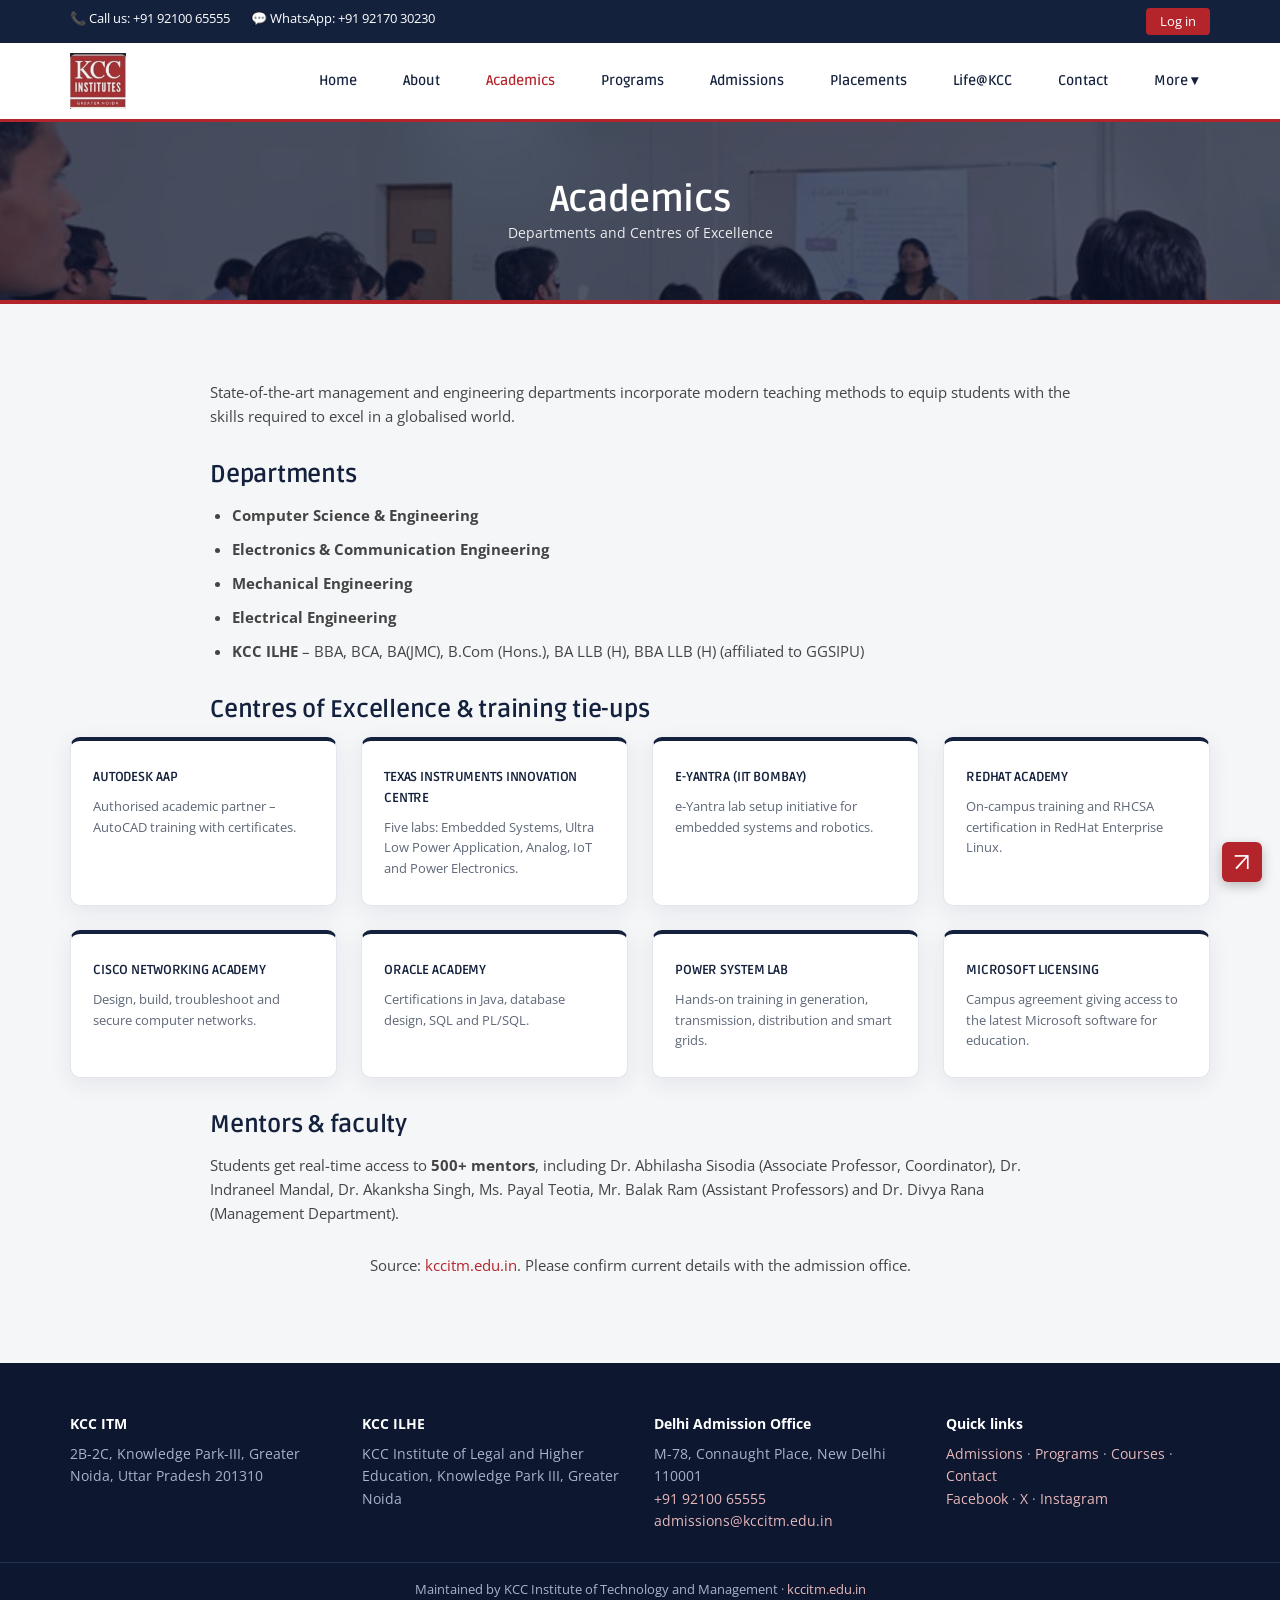
<file: academics.html>
<!doctype html>
<html lang="en"><head><meta charset="utf-8"><meta name="viewport" content="width=device-width, initial-scale=1">
<title>Academics – KCC Institute of Technology and Management</title>
<link rel="stylesheet" href="styles.css?v=5"></head><body>
<div id="site-header"></div>
<div class="page-head"><h1>Academics</h1><p>Departments and Centres of Excellence</p></div>
<section><div class="container">
<div class="prose">
<p>State-of-the-art management and engineering departments incorporate modern teaching methods to equip students with the skills required to excel in a globalised world.</p>
<h2>Departments</h2>
<ul><li><strong>Computer Science &amp; Engineering</strong></li><li><strong>Electronics &amp; Communication Engineering</strong></li><li><strong>Mechanical Engineering</strong></li><li><strong>Electrical Engineering</strong></li><li><strong>KCC ILHE</strong> – BBA, BCA, BA(JMC), B.Com (Hons.), BA LLB (H), BBA LLB (H) (affiliated to GGSIPU)</li></ul>
<h2>Centres of Excellence &amp; training tie-ups</h2>
</div>
<div class="cards small">
<article class="card"><h3>Autodesk AAP</h3><p>Authorised academic partner – AutoCAD training with certificates.</p></article>
<article class="card"><h3>Texas Instruments Innovation Centre</h3><p>Five labs: Embedded Systems, Ultra Low Power Application, Analog, IoT and Power Electronics.</p></article>
<article class="card"><h3>E-Yantra (IIT Bombay)</h3><p>e-Yantra lab setup initiative for embedded systems and robotics.</p></article>
<article class="card"><h3>RedHat Academy</h3><p>On-campus training and RHCSA certification in RedHat Enterprise Linux.</p></article>
<article class="card"><h3>Cisco Networking Academy</h3><p>Design, build, troubleshoot and secure computer networks.</p></article>
<article class="card"><h3>Oracle Academy</h3><p>Certifications in Java, database design, SQL and PL/SQL.</p></article>
<article class="card"><h3>Power System Lab</h3><p>Hands-on training in generation, transmission, distribution and smart grids.</p></article>
<article class="card"><h3>Microsoft licensing</h3><p>Campus agreement giving access to the latest Microsoft software for education.</p></article></div>
<div class="prose"><h2>Mentors &amp; faculty</h2>
<p>Students get real-time access to <strong>500+ mentors</strong>, including Dr. Abhilasha Sisodia (Associate Professor, Coordinator), Dr. Indraneel Mandal, Dr. Akanksha Singh, Ms. Payal Teotia, Mr. Balak Ram (Assistant Professors) and Dr. Divya Rana (Management Department).</p>
<p class="note">Source: <a href="https://www.kccitm.edu.in/">kccitm.edu.in</a>. Please confirm current details with the admission office.</p></div>
</div></section>
<div id="site-footer"></div>
<script src="layout.js?v=3"></script><script src="script.js"></script></body></html>
</file>
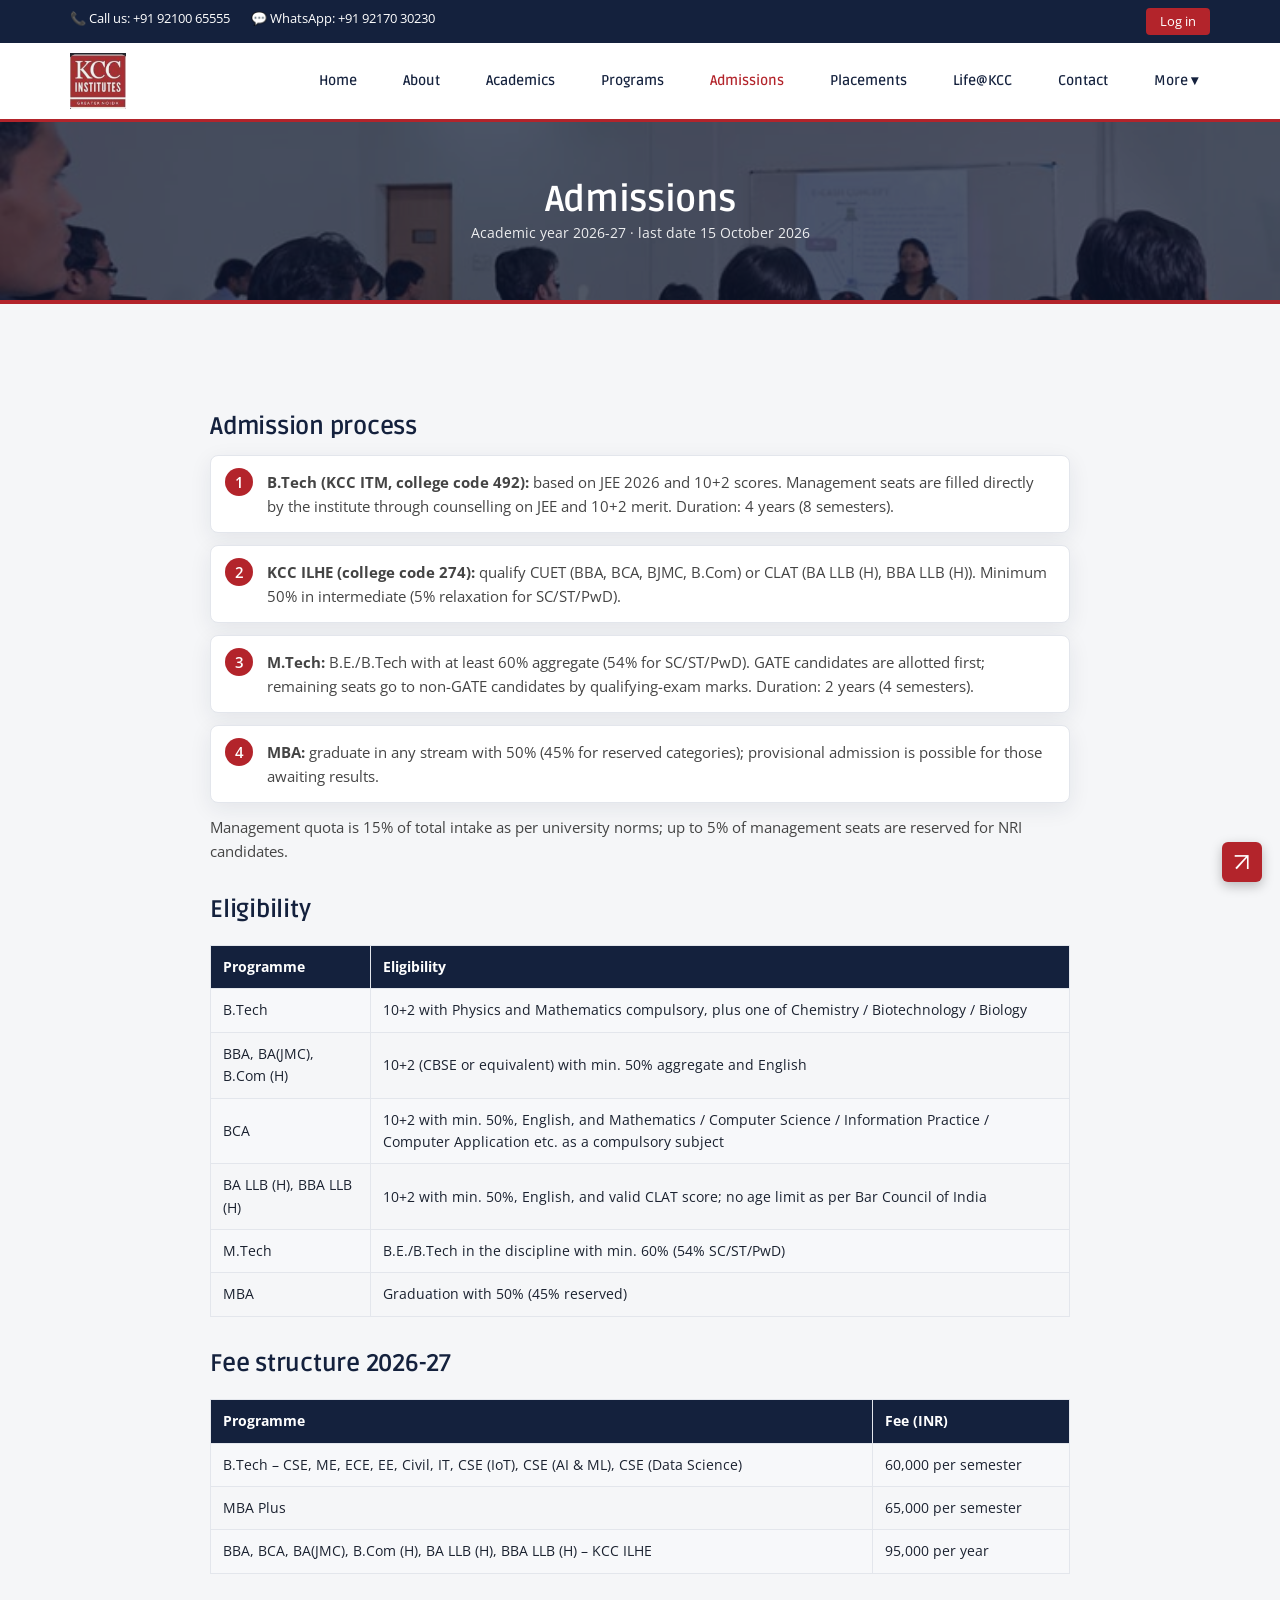
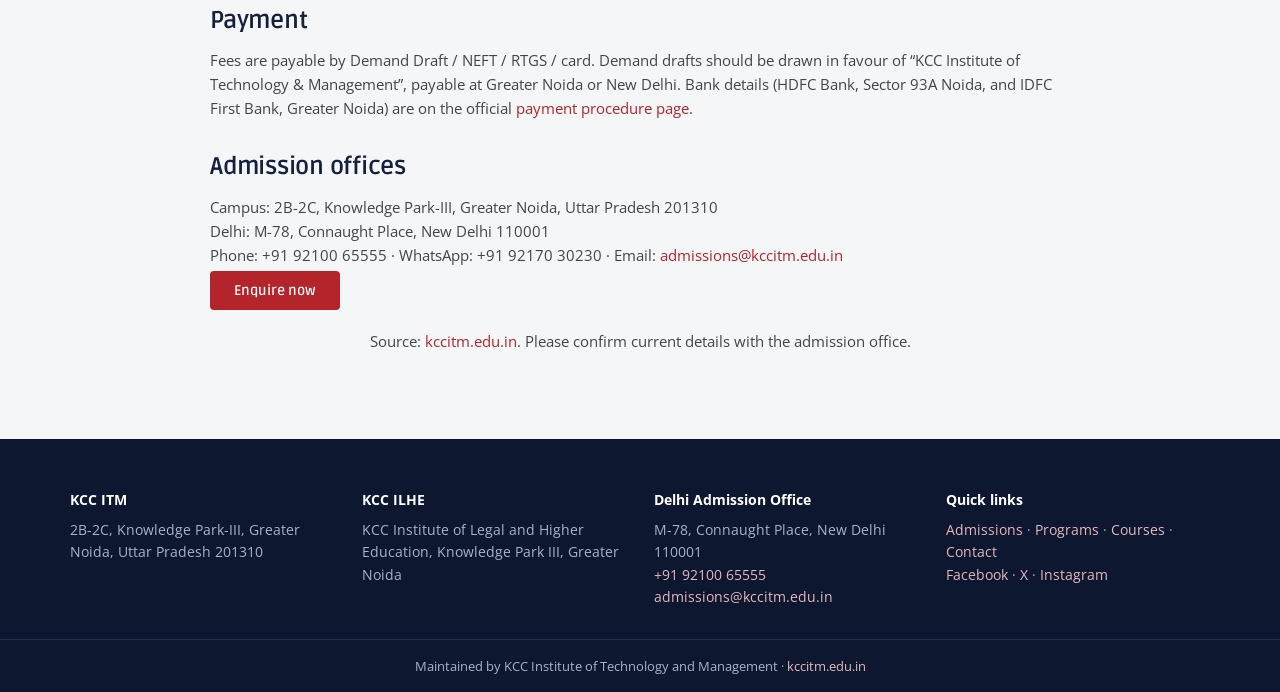
<file: admissions.html>
<!doctype html>
<html lang="en"><head><meta charset="utf-8"><meta name="viewport" content="width=device-width, initial-scale=1">
<title>Admissions – KCC Institute of Technology and Management</title>
<link rel="stylesheet" href="styles.css?v=5"></head><body>
<div id="site-header"></div>
<div class="page-head"><h1>Admissions</h1><p>Academic year 2026-27 · last date 15 October 2026</p></div>
<section><div class="container">
<div class="prose">
<h2>Admission process</h2>
<ol class="steps">
<li><strong>B.Tech (KCC ITM, college code 492):</strong> based on JEE 2026 and 10+2 scores. Management seats are filled directly by the institute through counselling on JEE and 10+2 merit. Duration: 4 years (8 semesters).</li>
<li><strong>KCC ILHE (college code 274):</strong> qualify CUET (BBA, BCA, BJMC, B.Com) or CLAT (BA LLB (H), BBA LLB (H)). Minimum 50% in intermediate (5% relaxation for SC/ST/PwD).</li>
<li><strong>M.Tech:</strong> B.E./B.Tech with at least 60% aggregate (54% for SC/ST/PwD). GATE candidates are allotted first; remaining seats go to non-GATE candidates by qualifying-exam marks. Duration: 2 years (4 semesters).</li>
<li><strong>MBA:</strong> graduate in any stream with 50% (45% for reserved categories); provisional admission is possible for those awaiting results.</li></ol>
<p>Management quota is 15% of total intake as per university norms; up to 5% of management seats are reserved for NRI candidates.</p>
<h2>Eligibility</h2>
<table><tr><th>Programme</th><th>Eligibility</th></tr>
<tr><td>B.Tech</td><td>10+2 with Physics and Mathematics compulsory, plus one of Chemistry / Biotechnology / Biology</td></tr>
<tr><td>BBA, BA(JMC), B.Com (H)</td><td>10+2 (CBSE or equivalent) with min. 50% aggregate and English</td></tr>
<tr><td>BCA</td><td>10+2 with min. 50%, English, and Mathematics / Computer Science / Information Practice / Computer Application etc. as a compulsory subject</td></tr>
<tr><td>BA LLB (H), BBA LLB (H)</td><td>10+2 with min. 50%, English, and valid CLAT score; no age limit as per Bar Council of India</td></tr>
<tr><td>M.Tech</td><td>B.E./B.Tech in the discipline with min. 60% (54% SC/ST/PwD)</td></tr>
<tr><td>MBA</td><td>Graduation with 50% (45% reserved)</td></tr></table>
<h2 id="fees">Fee structure 2026-27</h2>
<table><tr><th>Programme</th><th>Fee (INR)</th></tr>
<tr><td>B.Tech – CSE, ME, ECE, EE, Civil, IT, CSE (IoT), CSE (AI &amp; ML), CSE (Data Science)</td><td>60,000 per semester</td></tr>
<tr><td>MBA Plus</td><td>65,000 per semester</td></tr>
<tr><td>BBA, BCA, BA(JMC), B.Com (H), BA LLB (H), BBA LLB (H) – KCC ILHE</td><td>95,000 per year</td></tr></table>
<h2>Payment</h2>
<p>Fees are payable by Demand Draft / NEFT / RTGS / card. Demand drafts should be drawn in favour of “KCC Institute of Technology &amp; Management”, payable at Greater Noida or New Delhi. Bank details (HDFC Bank, Sector 93A Noida, and IDFC First Bank, Greater Noida) are on the official <a href="https://www.kccitm.edu.in/admissions/payment-procedure">payment procedure page</a>.</p>
<h2>Admission offices</h2>
<p>Campus: 2B-2C, Knowledge Park-III, Greater Noida, Uttar Pradesh 201310<br>Delhi: M-78, Connaught Place, New Delhi 110001<br>Phone: +91 92100 65555 · WhatsApp: +91 92170 30230 · Email: <a href="mailto:admissions@kccitm.edu.in">admissions@kccitm.edu.in</a></p>
<p><a class="pill-btn" href="contact.html">Enquire now</a></p>
<p class="note">Source: <a href="https://www.kccitm.edu.in/">kccitm.edu.in</a>. Please confirm current details with the admission office.</p></div>
</div></section>
<div id="site-footer"></div>
<script src="layout.js?v=3"></script><script src="script.js"></script></body></html>
</file>
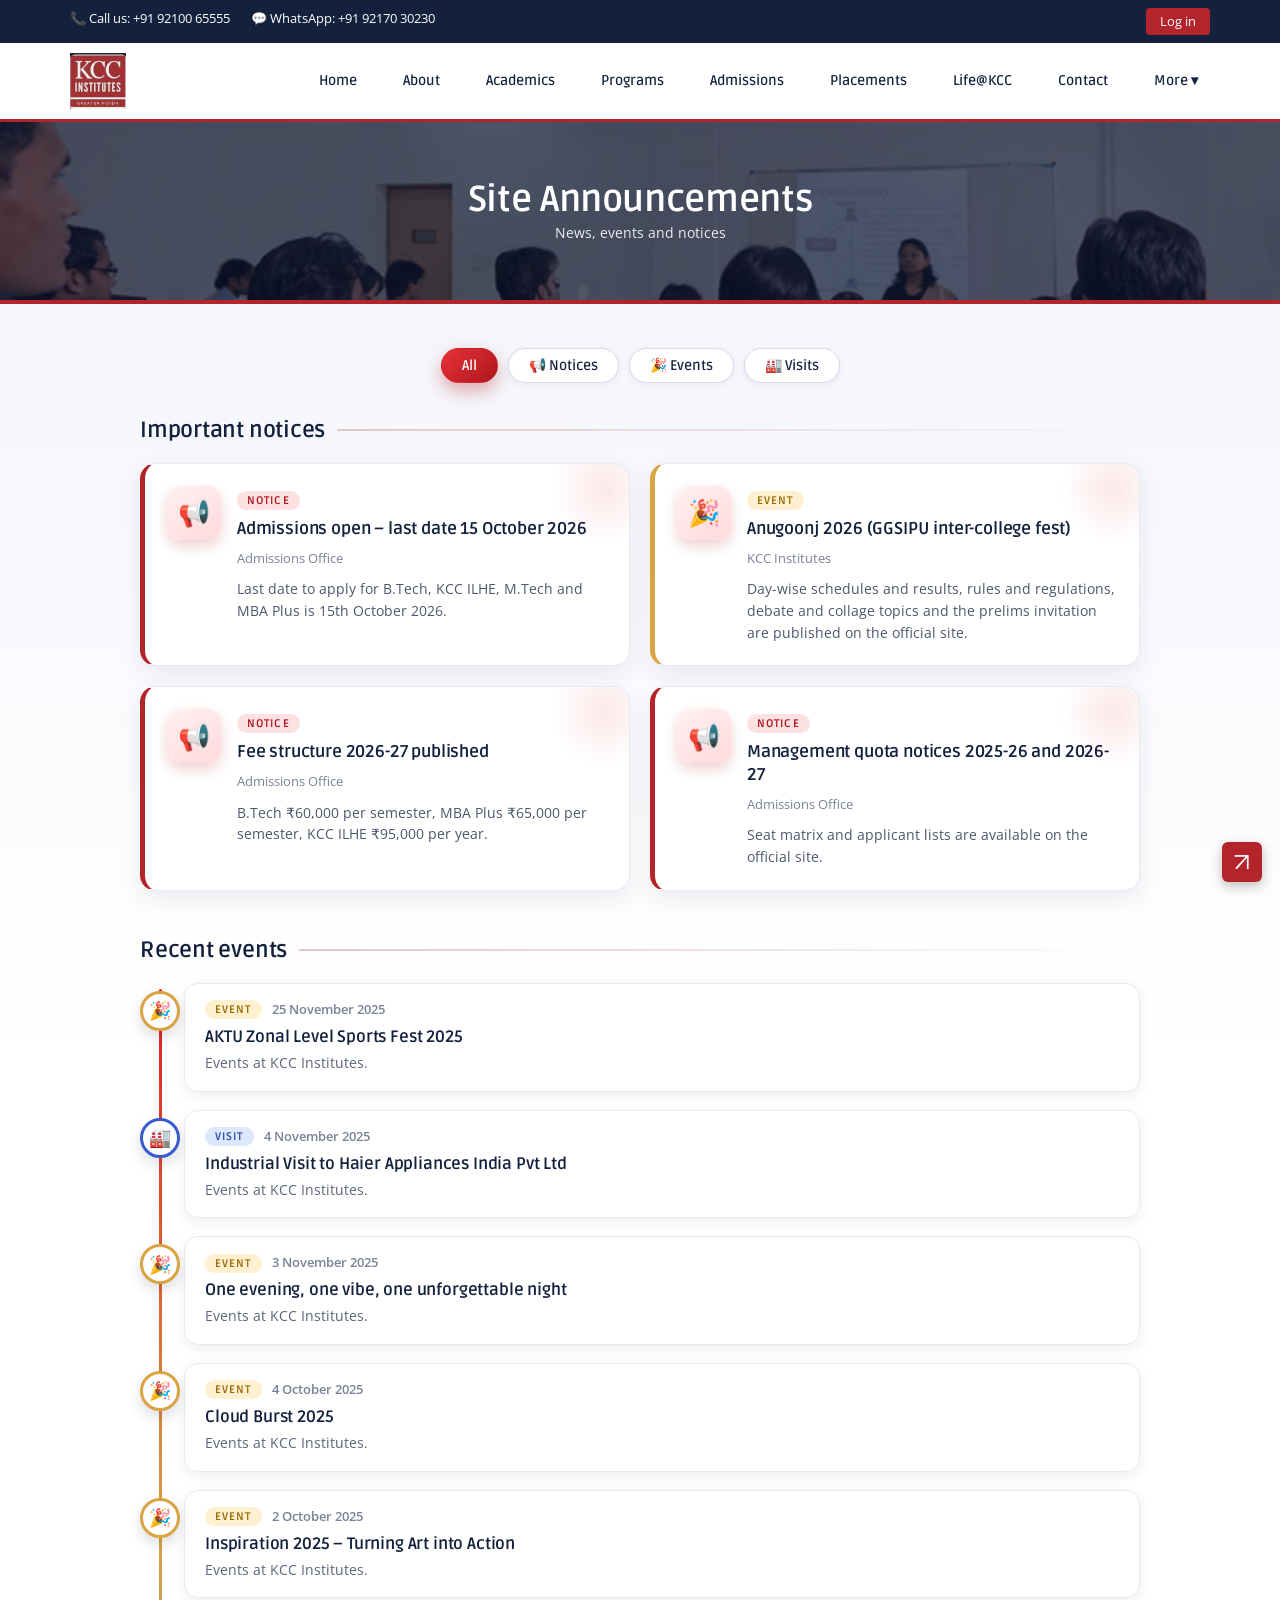
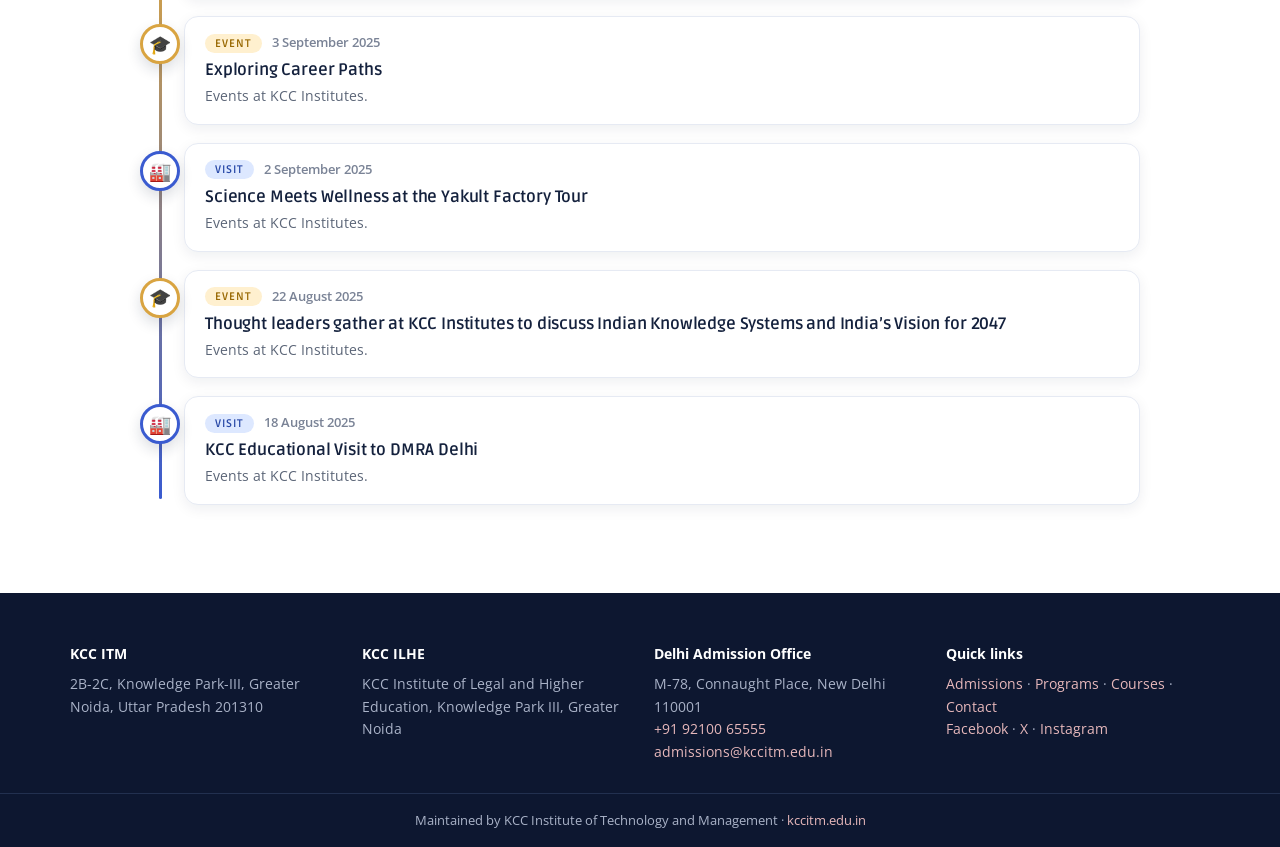
<file: announcements.html>
<!doctype html>
<html lang="en"><head><meta charset="utf-8"><meta name="viewport" content="width=device-width, initial-scale=1">
<title>Site Announcements – KCC Institute of Technology and Management</title>
<link rel="stylesheet" href="styles.css?v=5">
<style>
.an-wrap{background:linear-gradient(180deg,#f4f6fb,#fff 40%);padding:44px 0 70px}
.an-chips{display:flex;gap:10px;justify-content:center;flex-wrap:wrap;margin:0 0 34px}
.an-chip{border:1.5px solid #d5dae6;background:#fff;color:var(--navy);padding:8px 20px;border-radius:30px;font:600 14px Ruda,sans-serif;cursor:pointer;transition:all .2s;box-shadow:0 2px 6px rgba(20,33,61,.06)}
.an-chip:hover{border-color:var(--red);color:var(--red);transform:translateY(-2px)}
.an-chip.on{background:linear-gradient(135deg,#e8323a,#ae161c);border-color:transparent;color:#fff;box-shadow:0 8px 18px rgba(174,22,28,.35)}
.an-h{display:flex;align-items:center;gap:12px;margin:0 0 20px;font:700 22px Ruda,sans-serif;color:var(--navy)}
.an-h::after{content:"";flex:1;height:2px;background:linear-gradient(90deg,#e1c8ca,transparent)}
.an-grid{display:grid;grid-template-columns:1fr 1fr;gap:20px;margin-bottom:46px;perspective:1000px}
.an-card{display:flex;gap:16px;padding:22px;border-radius:16px;background:#fff;border:1px solid #e6eaf3;border-left:5px solid var(--red);box-shadow:0 8px 22px rgba(20,33,61,.08);transition:transform .25s,box-shadow .25s;position:relative;overflow:hidden}
.an-card::after{content:"";position:absolute;right:-30px;top:-30px;width:110px;height:110px;border-radius:50%;background:radial-gradient(circle,rgba(225,28,36,.1),transparent 70%)}
.an-card:hover{transform:translateY(-6px) rotateX(2deg);box-shadow:0 18px 36px rgba(20,33,61,.16)}
.an-ic{flex:none;display:grid;place-items:center;width:54px;height:54px;border-radius:14px;font-size:26px;background:linear-gradient(145deg,#fff1f1,#ffd9dc);box-shadow:0 6px 14px rgba(174,22,28,.2)}
.an-card h3{margin:6px 0 4px;font-size:17px;line-height:1.35;color:var(--navy)}
.an-card small{color:#7a8396;font-size:12.5px}
.an-card p{margin:8px 0 0;font-size:14px;line-height:1.55;color:#4d576b}
.an-tag{display:inline-block;font:700 11px Ruda,sans-serif;letter-spacing:.1em;text-transform:uppercase;padding:3px 10px;border-radius:20px;background:#fde0e1;color:#ae161c}
.an-tag.event{background:#fff0cf;color:#9a6a05}
.an-tag.visit{background:#dde8ff;color:#2a4aa8}
.an-card[data-c=event]{border-left-color:#d9a441}.an-card[data-c=visit]{border-left-color:#3a5bd0}
.an-tl{position:relative;padding-left:44px}
.an-tl::before{content:"";position:absolute;left:19px;top:6px;bottom:6px;width:3px;border-radius:3px;background:linear-gradient(180deg,#e11c24,#d9a441,#3a5bd0)}
.an-item{position:relative;margin-bottom:18px;animation:anIn .6s both}
.an-dot{position:absolute;left:-44px;top:8px;display:grid;place-items:center;width:40px;height:40px;border-radius:50%;background:#fff;border:3px solid var(--red);font-size:18px;box-shadow:0 6px 14px rgba(20,33,61,.15);transition:transform .25s}
.an-item[data-c=event] .an-dot{border-color:#d9a441}.an-item[data-c=visit] .an-dot{border-color:#3a5bd0}
.an-box{padding:16px 20px;border-radius:14px;background:#fff;border:1px solid #e6eaf3;box-shadow:0 4px 14px rgba(20,33,61,.07);transition:transform .25s,box-shadow .25s}
.an-item:hover .an-box{transform:translateX(6px);box-shadow:0 12px 26px rgba(20,33,61,.14)}
.an-item:hover .an-dot{transform:scale(1.15)}
.an-meta{display:flex;align-items:center;gap:10px;margin-bottom:6px}
.an-meta time{font-size:12.5px;color:#7a8396;font-weight:600}
.an-box h3{margin:0 0 4px;font-size:16.5px;line-height:1.4;color:var(--navy)}
.an-box p{margin:0;font-size:13.5px;color:#5b6577}
@keyframes anIn{from{opacity:0;transform:translateY(18px)}to{opacity:1;transform:none}}
.an-hide{display:none!important}
@media(max-width:800px){.an-grid{grid-template-columns:1fr}.an-tl{padding-left:38px}.an-dot{left:-38px;width:34px;height:34px;font-size:15px}.an-tl::before{left:16px}}
@media(prefers-reduced-motion:reduce){.an-item{animation:none}}
</style></head><body>
<div id="site-header"></div>
<div class="page-head"><h1>Site Announcements</h1><p>News, events and notices</p></div>
<section class="an-wrap"><div class="container" style="max-width:1000px">
<div class="an-chips"><button class="an-chip on" data-f="all">All</button><button class="an-chip" data-f="notice">📢 Notices</button><button class="an-chip" data-f="event">🎉 Events</button><button class="an-chip" data-f="visit">🏭 Visits</button></div>
<h2 class="an-h" data-sec="imp">Important notices</h2>
<div class="an-grid">
<article class="an-card" data-c="notice"><span class="an-ic">📢</span><div><span class="an-tag notice">Notice</span><h3>Admissions open – last date 15 October 2026</h3><small>Admissions Office</small><p>Last date to apply for B.Tech, KCC ILHE, M.Tech and MBA Plus is 15th October 2026.</p></div></article>
<article class="an-card" data-c="event"><span class="an-ic">🎉</span><div><span class="an-tag event">Event</span><h3>Anugoonj 2026 (GGSIPU inter-college fest)</h3><small>KCC Institutes</small><p>Day-wise schedules and results, rules and regulations, debate and collage topics and the prelims invitation are published on the official site.</p></div></article>
<article class="an-card" data-c="notice"><span class="an-ic">📢</span><div><span class="an-tag notice">Notice</span><h3>Fee structure 2026-27 published</h3><small>Admissions Office</small><p>B.Tech ₹60,000 per semester, MBA Plus ₹65,000 per semester, KCC ILHE ₹95,000 per year.</p></div></article>
<article class="an-card" data-c="notice"><span class="an-ic">📢</span><div><span class="an-tag notice">Notice</span><h3>Management quota notices 2025-26 and 2026-27</h3><small>Admissions Office</small><p>Seat matrix and applicant lists are available on the official site.</p></div></article>
</div>
<h2 class="an-h" data-sec="rec">Recent events</h2>
<div class="an-tl">
<article class="an-item" data-c="event"><span class="an-dot">🎉</span><div class="an-box"><div class="an-meta"><span class="an-tag event">Event</span><time>25 November 2025</time></div><h3>AKTU Zonal Level Sports Fest 2025</h3><p>Events at KCC Institutes.</p></div></article>
<article class="an-item" data-c="visit"><span class="an-dot">🏭</span><div class="an-box"><div class="an-meta"><span class="an-tag visit">Visit</span><time>4 November 2025</time></div><h3>Industrial Visit to Haier Appliances India Pvt Ltd</h3><p>Events at KCC Institutes.</p></div></article>
<article class="an-item" data-c="event"><span class="an-dot">🎉</span><div class="an-box"><div class="an-meta"><span class="an-tag event">Event</span><time>3 November 2025</time></div><h3>One evening, one vibe, one unforgettable night</h3><p>Events at KCC Institutes.</p></div></article>
<article class="an-item" data-c="event"><span class="an-dot">🎉</span><div class="an-box"><div class="an-meta"><span class="an-tag event">Event</span><time>4 October 2025</time></div><h3>Cloud Burst 2025</h3><p>Events at KCC Institutes.</p></div></article>
<article class="an-item" data-c="event"><span class="an-dot">🎉</span><div class="an-box"><div class="an-meta"><span class="an-tag event">Event</span><time>2 October 2025</time></div><h3>Inspiration 2025 – Turning Art into Action</h3><p>Events at KCC Institutes.</p></div></article>
<article class="an-item" data-c="event"><span class="an-dot">🎓</span><div class="an-box"><div class="an-meta"><span class="an-tag event">Event</span><time>3 September 2025</time></div><h3>Exploring Career Paths</h3><p>Events at KCC Institutes.</p></div></article>
<article class="an-item" data-c="visit"><span class="an-dot">🏭</span><div class="an-box"><div class="an-meta"><span class="an-tag visit">Visit</span><time>2 September 2025</time></div><h3>Science Meets Wellness at the Yakult Factory Tour</h3><p>Events at KCC Institutes.</p></div></article>
<article class="an-item" data-c="event"><span class="an-dot">🎓</span><div class="an-box"><div class="an-meta"><span class="an-tag event">Event</span><time>22 August 2025</time></div><h3>Thought leaders gather at KCC Institutes to discuss Indian Knowledge Systems and India’s Vision for 2047</h3><p>Events at KCC Institutes.</p></div></article>
<article class="an-item" data-c="visit"><span class="an-dot">🏭</span><div class="an-box"><div class="an-meta"><span class="an-tag visit">Visit</span><time>18 August 2025</time></div><h3>KCC Educational Visit to DMRA Delhi</h3><p>Events at KCC Institutes.</p></div></article>
</div>
</div></section>
<div id="site-footer"></div>
<script src="layout.js?v=3"></script><script src="script.js"></script>
<script>(function(){
var chips=document.querySelectorAll(".an-chip"),items=document.querySelectorAll(".an-card,.an-item");
items.forEach(function(e,i){e.style.animationDelay=(i%8)*60+"ms"});
chips.forEach(function(b){b.onclick=function(){chips.forEach(function(x){x.classList.remove("on")});b.classList.add("on");var f=b.dataset.f;
items.forEach(function(e){e.classList.toggle("an-hide",f!=="all"&&e.dataset.c!==f)});
document.querySelectorAll(".an-h").forEach(function(h){var box=h.nextElementSibling;h.classList.toggle("an-hide",!box.querySelector(":scope > :not(.an-hide)"))})}});
})();</script>
</body></html>
</file>
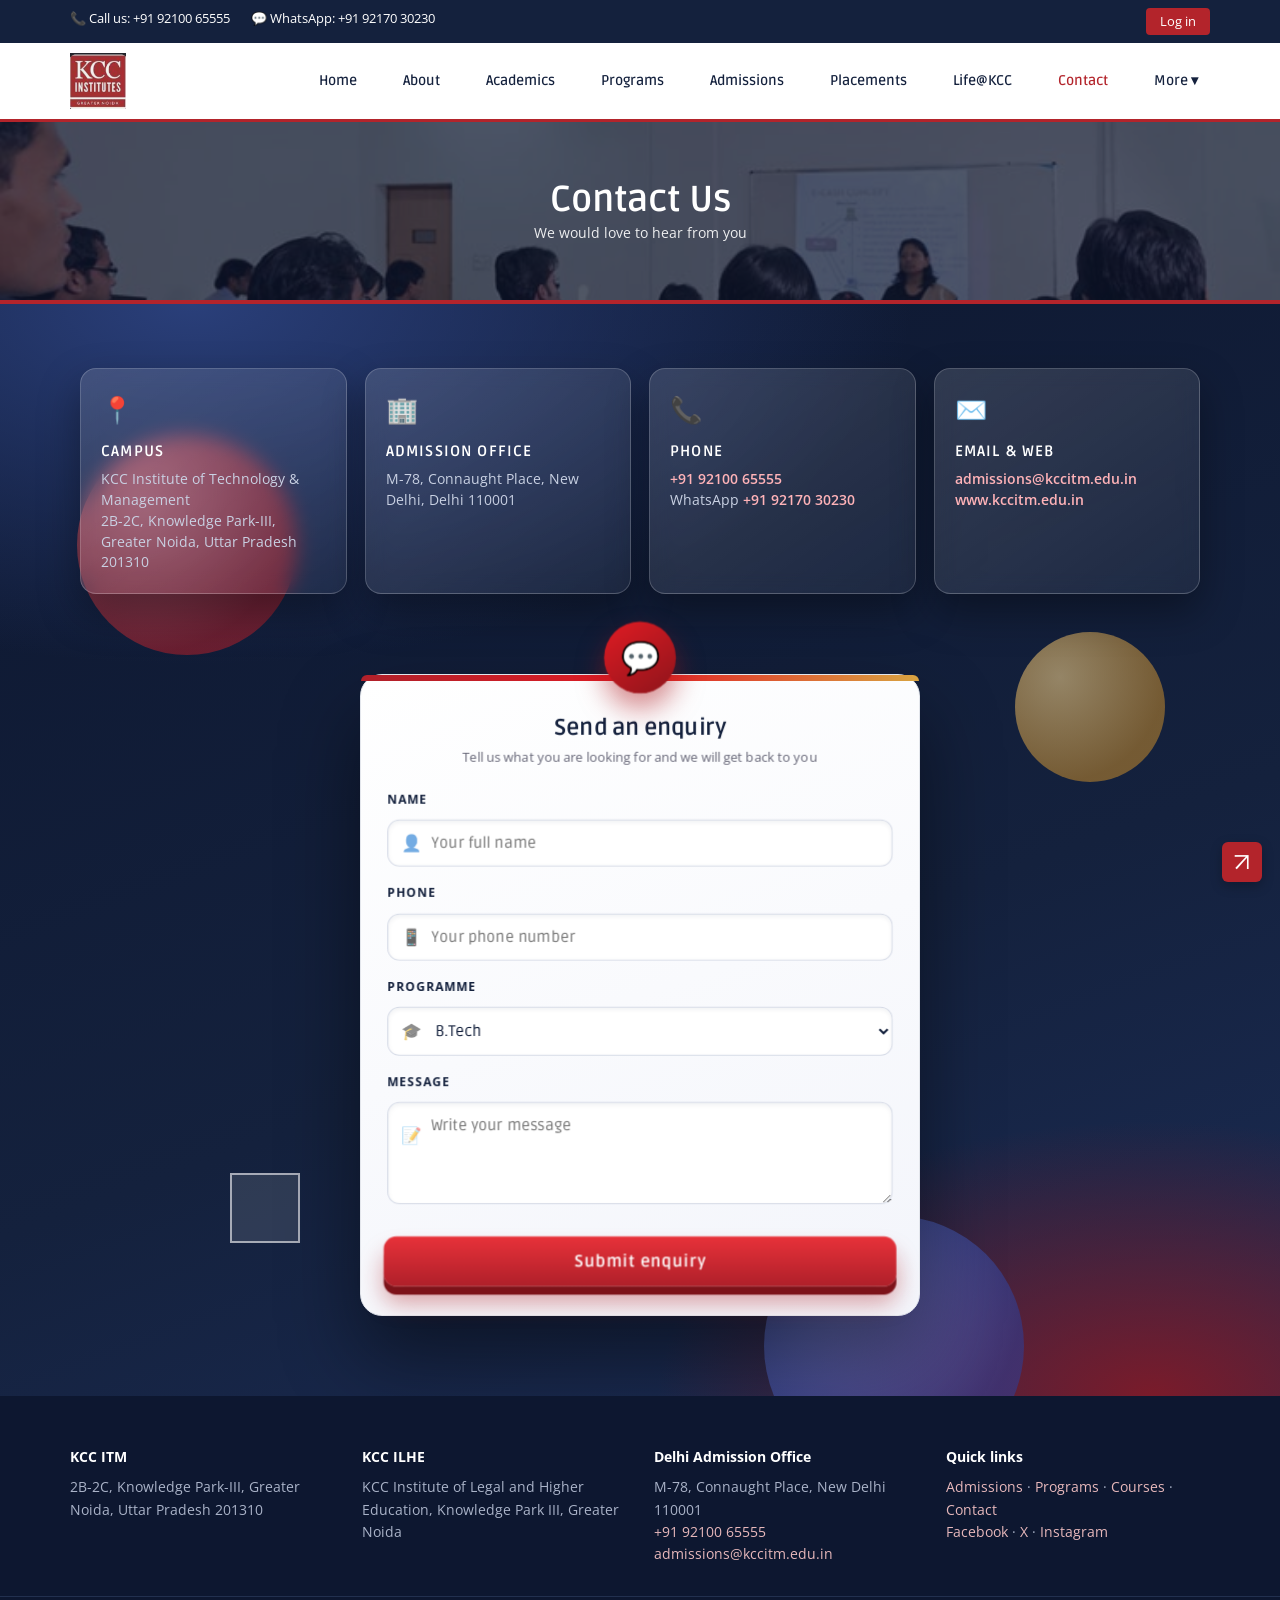
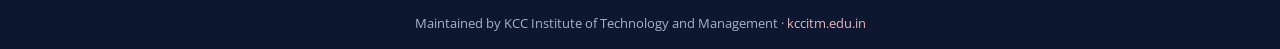
<file: contact.html>
<!doctype html>
<html lang="en"><head><meta charset="utf-8"><meta name="viewport" content="width=device-width, initial-scale=1">
<title>Contact Us – KCC Institute of Technology and Management</title>
<link rel="preconnect" href="https://fonts.googleapis.com">
<link href="https://fonts.googleapis.com/css2?family=Ruda:wght@400;500;600;700;800&family=Open+Sans:wght@400;600&display=swap" rel="stylesheet">
<link rel="stylesheet" href="styles.css?v=5">
<style>
.lp-main{position:relative;overflow:hidden;padding:64px 0 80px;background:radial-gradient(1200px 600px at 15% 0%,#2a3f7a 0%,transparent 60%),radial-gradient(900px 500px at 90% 100%,#7a1b2a 0%,transparent 55%),linear-gradient(160deg,#0d1730,#14213d 60%,#1b2c55)}
.lp-main .container{position:relative;z-index:2}
.lp-orb{position:absolute;border-radius:50%;opacity:.55;animation:lpFloat 9s ease-in-out infinite;z-index:1}
.lp-orb.o1{width:220px;height:220px;left:6%;top:12%;background:radial-gradient(circle at 30% 30%,#ff7b83,#b0202a 70%)}
.lp-orb.o2{width:150px;height:150px;right:9%;top:30%;background:radial-gradient(circle at 30% 30%,#ffd88a,#c48a2c 70%);animation-delay:-3s}
.lp-orb.o3{width:260px;height:260px;right:20%;bottom:-80px;background:radial-gradient(circle at 30% 30%,#7e9bff,#2a3f9a 70%);animation-delay:-6s}
.lp-cube{position:absolute;width:70px;height:70px;left:18%;bottom:14%;transform-style:preserve-3d;animation:lpSpin 14s linear infinite;z-index:1}
.lp-cube i{position:absolute;inset:0;border:2px solid rgba(255,255,255,.35);background:rgba(255,255,255,.06)}
.lp-cube i:nth-child(1){transform:translateZ(35px)}.lp-cube i:nth-child(2){transform:rotateY(180deg) translateZ(35px)}
.lp-cube i:nth-child(3){transform:rotateY(90deg) translateZ(35px)}.lp-cube i:nth-child(4){transform:rotateY(-90deg) translateZ(35px)}
.lp-cube i:nth-child(5){transform:rotateX(90deg) translateZ(35px)}.lp-cube i:nth-child(6){transform:rotateX(-90deg) translateZ(35px)}
@keyframes lpFloat{0%,100%{transform:translateY(0)}50%{transform:translateY(-28px)}}
@keyframes lpSpin{to{transform:rotateX(360deg) rotateY(360deg)}}
.lp-info{display:grid;grid-template-columns:repeat(3,1fr);gap:22px;margin:0 auto 46px;max-width:1000px;perspective:1000px}
.lp-info .tilt{padding:22px 24px;border-radius:16px;color:#e8ecf7;background:linear-gradient(145deg,rgba(255,255,255,.14),rgba(255,255,255,.05));border:1px solid rgba(255,255,255,.2);backdrop-filter:blur(10px);box-shadow:0 18px 40px rgba(0,0,0,.35);transform-style:preserve-3d;transition:transform .15s ease-out}
.lp-info .tilt .ic{display:block;font-size:26px;transform:translateZ(40px);margin-bottom:8px}
.lp-info .tilt h3{margin:0 0 6px;color:#fff;font-size:15px;letter-spacing:.08em;text-transform:uppercase;transform:translateZ(30px)}
.lp-info .tilt p{margin:0;font-size:14px;line-height:1.55;color:#c9d1e3;transform:translateZ(18px)}
.lp-stage{perspective:1100px;max-width:440px;margin:0 auto;padding-top:34px}
.lp-card{position:relative;padding:34px 32px 26px;border-radius:22px;background:linear-gradient(160deg,#fff,#f3f5fb);box-shadow:0 40px 80px rgba(0,0,0,.45);transform-style:preserve-3d;transition:transform .15s ease-out;max-width:none;display:block}
.lp-card::before{content:"";position:absolute;left:0;right:0;top:0;height:6px;border-radius:22px 22px 0 0;background:linear-gradient(90deg,#b0202a,#e11c24,#d9a441)}
.lp-avatar{display:grid;place-items:center;width:68px;height:68px;margin:-68px auto 12px;border-radius:50%;font-size:30px;background:linear-gradient(145deg,#e11c24,#8e141b);color:#fff;box-shadow:0 14px 26px rgba(174,22,28,.5);transform:translateZ(60px)}
.lp-card h2{margin:0 0 4px;text-align:center;font:700 22px Ruda,sans-serif;color:#14213d;transform:translateZ(30px)}
.lp-card .lp-sub{margin:0 0 22px;text-align:center;font-size:13px;color:#667;transform:translateZ(20px)}
.lp-field{position:relative;display:block;margin-bottom:16px;transform:translateZ(25px)}
.lp-field .lbl{display:block;font-size:12px;font-weight:700;letter-spacing:.06em;text-transform:uppercase;color:#14213d;margin-bottom:6px}
.lp-field .in{position:relative;display:block}
.lp-field .in em{position:absolute;left:14px;top:50%;transform:translateY(-50%);font-style:normal;font-size:16px;opacity:.6}
.lp-field input{width:100%;box-sizing:border-box;padding:13px 44px 13px 42px;border:1.5px solid #d5dae6;border-radius:12px;background:#fff;font:15px Ruda,sans-serif;color:#14213d;box-shadow:inset 0 2px 4px rgba(20,33,61,.06);transition:border-color .2s,box-shadow .2s,transform .2s}
.lp-field input:focus{outline:0;border-color:#e11c24;box-shadow:0 0 0 4px rgba(225,28,36,.14),0 8px 18px rgba(20,33,61,.12);transform:translateY(-2px)}
.lp-card button.lp-eye{position:absolute;right:8px;top:50%;transform:translateY(-50%);width:auto;margin:0;border:0;background:none;box-shadow:none;cursor:pointer;font-size:17px;padding:6px;opacity:.6;border-radius:6px}
.lp-card button.lp-eye:hover{opacity:1}
.lp-card button.lp-go{width:100%;margin-top:6px;padding:14px;border:0;border-radius:12px;font:700 16px Ruda,sans-serif;letter-spacing:.04em;color:#fff;cursor:pointer;background:linear-gradient(180deg,#e8323a,#b0202a);box-shadow:0 8px 0 #7d1219,0 16px 24px rgba(174,22,28,.4);transform:translateZ(40px);transition:transform .12s,box-shadow .12s}
.lp-card button.lp-go:hover{transform:translateZ(40px) translateY(-2px);box-shadow:0 10px 0 #7d1219,0 20px 28px rgba(174,22,28,.45)}
.lp-card button.lp-go:active{transform:translateZ(40px) translateY(6px);box-shadow:0 2px 0 #7d1219,0 6px 10px rgba(174,22,28,.4)}
.lp-card .lp-note{margin:24px 0 0;text-align:center;font-size:12.5px;color:#667;transform:translateZ(15px)}
@media(max-width:800px){.lp-info{grid-template-columns:1fr}.lp-orb,.lp-cube{display:none}.lp-main{padding:44px 0 56px}}
@media(prefers-reduced-motion:reduce){.lp-orb,.lp-cube{animation:none}}

.lp-info.four{grid-template-columns:repeat(4,1fr);max-width:1120px;gap:18px}
.lp-info.four .tilt{padding:20px 20px}
.lp-info .tilt a{color:#ffb3b8;font-weight:600}
.lp-info .tilt a:hover{color:#fff}
.lp-info .tilt p{font-size:13.5px}
.lp-stage.wide{max-width:560px}
.lp-field select,.lp-field textarea{width:100%;box-sizing:border-box;padding:13px 14px 13px 42px;border:1.5px solid #d5dae6;border-radius:12px;background:#fff;font:15px Ruda,sans-serif;color:#14213d;box-shadow:inset 0 2px 4px rgba(20,33,61,.06);transition:border-color .2s,box-shadow .2s,transform .2s}
.lp-field textarea{resize:vertical;min-height:96px;padding-left:42px}
.lp-field .in.ta em{top:20px;transform:none}
.lp-field select:focus,.lp-field textarea:focus{outline:0;border-color:#e11c24;box-shadow:0 0 0 4px rgba(225,28,36,.14),0 8px 18px rgba(20,33,61,.12);transform:translateY(-2px)}
#form-msg{margin:14px 0 0;text-align:center;font-weight:600;color:#1d7a3a;font-size:14px}
@media(max-width:1000px){.lp-info.four{grid-template-columns:1fr 1fr}}
@media(max-width:800px){.lp-info.four{grid-template-columns:1fr}}
</style></head><body>
<div id="site-header"></div>
<div class="page-head"><h1>Contact Us</h1><p>We would love to hear from you</p></div>
<section class="lp-main"><span class="lp-orb o1"></span><span class="lp-orb o2"></span><span class="lp-orb o3"></span><div class="lp-cube"><i></i><i></i><i></i><i></i><i></i><i></i></div><div class="container">
<div class="lp-info four">
<article class="tilt"><span class="ic">📍</span><h3>Campus</h3><p>KCC Institute of Technology &amp; Management<br>2B-2C, Knowledge Park-III, Greater Noida, Uttar Pradesh 201310</p></article>
<article class="tilt"><span class="ic">🏢</span><h3>Admission Office</h3><p>M-78, Connaught Place, New Delhi, Delhi 110001</p></article>
<article class="tilt"><span class="ic">📞</span><h3>Phone</h3><p><a href="tel:+919210065555">+91 92100 65555</a><br>WhatsApp <a href="tel:+919217030230">+91 92170 30230</a></p></article>
<article class="tilt"><span class="ic">✉️</span><h3>Email &amp; web</h3><p><a href="mailto:admissions@kccitm.edu.in">admissions@kccitm.edu.in</a><br><a href="https://www.kccitm.edu.in/">www.kccitm.edu.in</a></p></article>
</div>
<div class="lp-stage wide"><form id="contact-form" class="form lp-card"><div class="lp-avatar">💬</div><h2>Send an enquiry</h2><p class="lp-sub">Tell us what you are looking for and we will get back to you</p>
<label class="lp-field"><span class="lbl">Name</span><span class="in"><em>👤</em><input name="name" required placeholder="Your full name"></span></label>
<label class="lp-field"><span class="lbl">Phone</span><span class="in"><em>📱</em><input name="phone" required placeholder="Your phone number"></span></label>
<label class="lp-field"><span class="lbl">Programme</span><span class="in"><em>🎓</em><select name="program"><option>B.Tech</option><option>M.Tech</option><option>MBA Plus</option><option>BBA / BCA / BA(JMC) / B.Com (H)</option><option>BA LLB / BBA LLB</option></select></span></label>
<label class="lp-field"><span class="lbl">Message</span><span class="in ta"><em>📝</em><textarea name="message" rows="4" placeholder="Write your message"></textarea></span></label>
<button class="lp-go">Submit enquiry</button><p id="form-msg"></p></form></div>
</div></section>
<div id="site-footer"></div>
<script src="layout.js?v=3"></script><script src="script.js"></script>
<script>
(function(){
  if(matchMedia('(prefers-reduced-motion: reduce)').matches||!matchMedia('(hover:hover)').matches)return;
  function tilt(el,hover,max){
    hover.addEventListener('mousemove',function(e){var r=hover.getBoundingClientRect(),x=(e.clientX-r.left)/r.width-.5,y=(e.clientY-r.top)/r.height-.5;
      el.style.transform='rotateY('+(x*max)+'deg) rotateX('+(-y*max)+'deg)'});
    hover.addEventListener('mouseleave',function(){el.style.transform=''});
  }
  document.querySelectorAll('.lp-info .tilt').forEach(function(c){tilt(c,c,14)});
  var card=document.getElementById('contact-form');tilt(card,card.parentNode,10);
})();
</script></body></html>
</file>
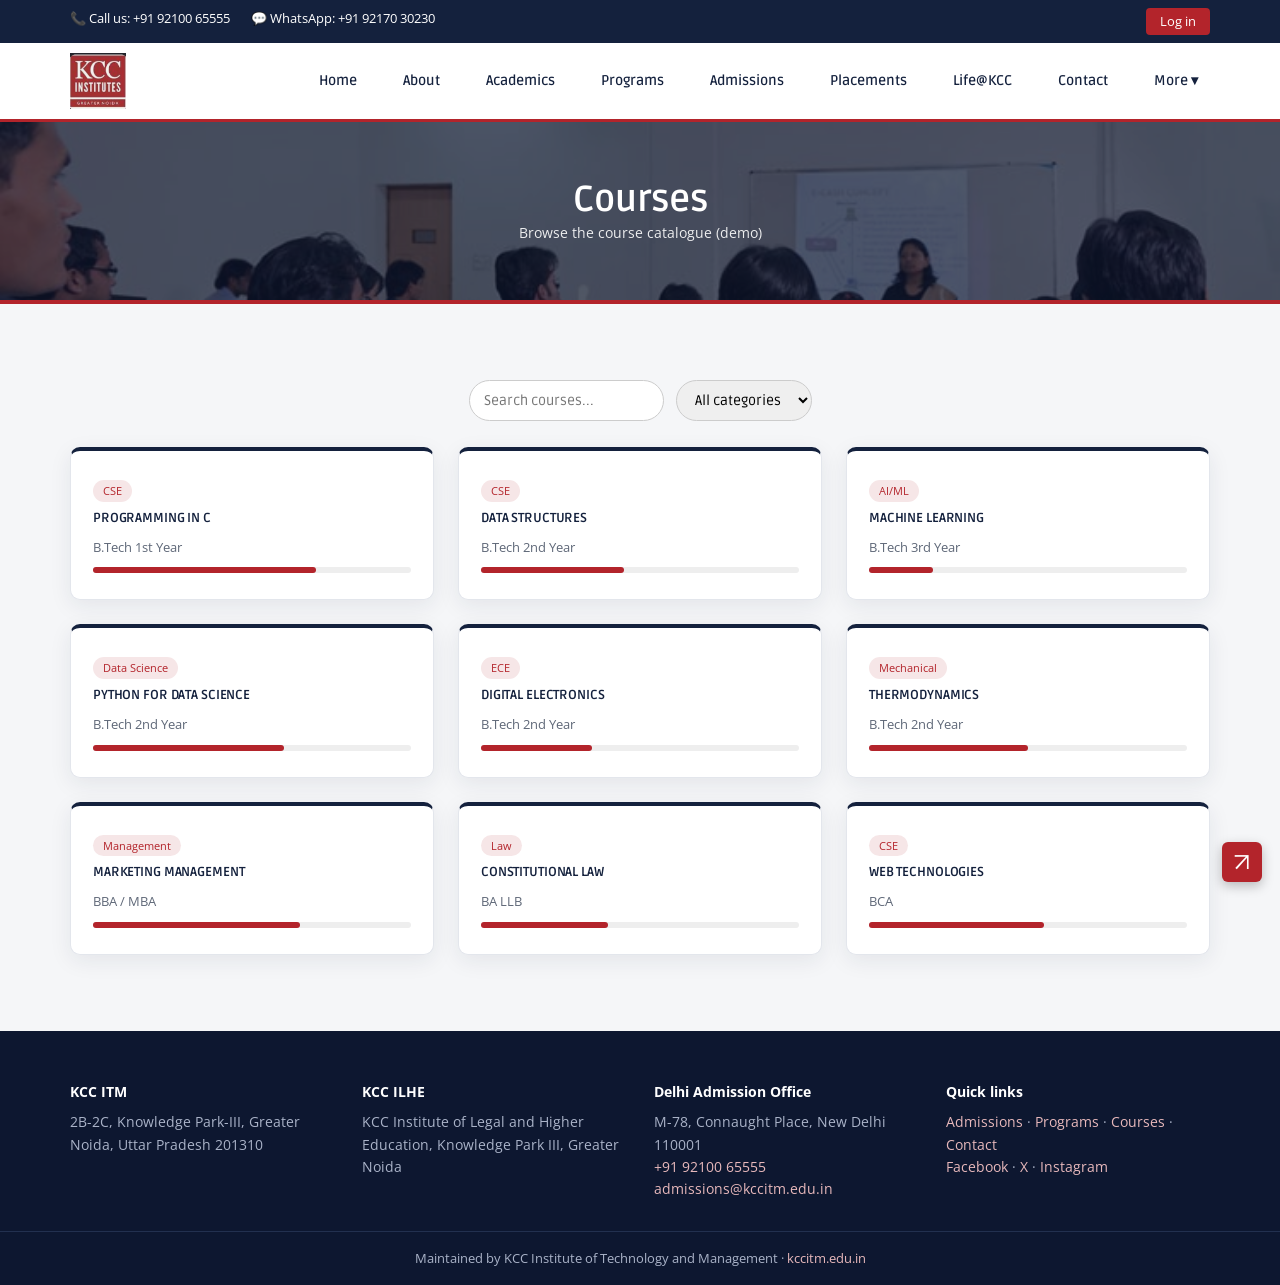
<file: courses.html>
<!doctype html>
<html lang="en"><head><meta charset="utf-8"><meta name="viewport" content="width=device-width, initial-scale=1">
<title>Courses – KCC ITM</title>
<link rel="preconnect" href="https://fonts.googleapis.com">
<link href="https://fonts.googleapis.com/css2?family=Ruda:wght@400;500;600;700;800&family=Open+Sans:wght@400;600&display=swap" rel="stylesheet">
<link rel="stylesheet" href="styles.css?v=5"></head><body>
<div id="site-header"></div>
<div class="page-head"><h1>Courses</h1><p>Browse the course catalogue (demo)</p></div>
<section><div class="container">
<div class="filters"><input id="course-search" placeholder="Search courses..."><select id="course-cat"><option value="">All categories</option><option>AI/ML</option><option>CSE</option><option>Data Science</option><option>ECE</option><option>Law</option><option>Management</option><option>Mechanical</option></select></div>
<div class="cards"><article class="card course" data-cat="CSE"><span class="tag">CSE</span><h3>Programming in C</h3><p>B.Tech 1st Year</p><div class="bar"><i style="width:70%"></i></div></article><article class="card course" data-cat="CSE"><span class="tag">CSE</span><h3>Data Structures</h3><p>B.Tech 2nd Year</p><div class="bar"><i style="width:45%"></i></div></article><article class="card course" data-cat="AI/ML"><span class="tag">AI/ML</span><h3>Machine Learning</h3><p>B.Tech 3rd Year</p><div class="bar"><i style="width:20%"></i></div></article><article class="card course" data-cat="Data Science"><span class="tag">Data Science</span><h3>Python for Data Science</h3><p>B.Tech 2nd Year</p><div class="bar"><i style="width:60%"></i></div></article><article class="card course" data-cat="ECE"><span class="tag">ECE</span><h3>Digital Electronics</h3><p>B.Tech 2nd Year</p><div class="bar"><i style="width:35%"></i></div></article><article class="card course" data-cat="Mechanical"><span class="tag">Mechanical</span><h3>Thermodynamics</h3><p>B.Tech 2nd Year</p><div class="bar"><i style="width:50%"></i></div></article><article class="card course" data-cat="Management"><span class="tag">Management</span><h3>Marketing Management</h3><p>BBA / MBA</p><div class="bar"><i style="width:65%"></i></div></article><article class="card course" data-cat="Law"><span class="tag">Law</span><h3>Constitutional Law</h3><p>BA LLB</p><div class="bar"><i style="width:40%"></i></div></article><article class="card course" data-cat="CSE"><span class="tag">CSE</span><h3>Web Technologies</h3><p>BCA</p><div class="bar"><i style="width:55%"></i></div></article></div>
</div></section>
<div id="site-footer"></div>
<script src="layout.js?v=3"></script><script src="script.js"></script></body></html>
</file>
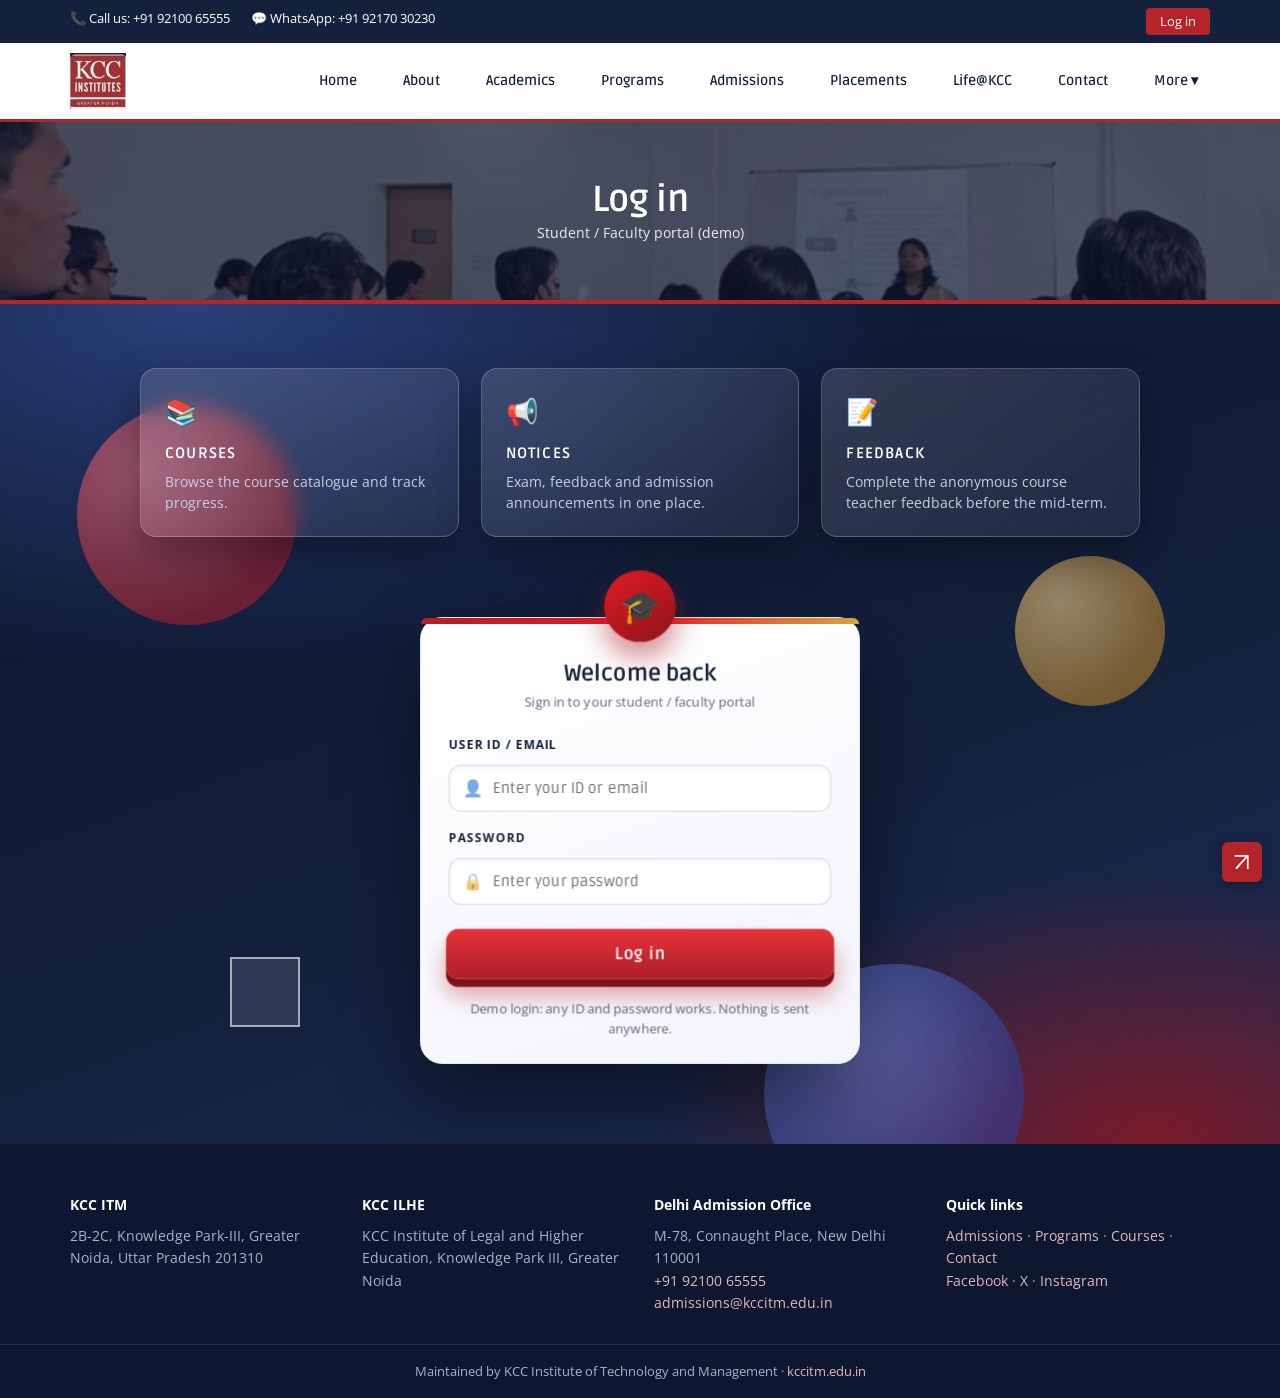
<file: dashboard.html>
<!doctype html>
<html lang="en"><head><meta charset="utf-8"><meta name="viewport" content="width=device-width, initial-scale=1">
<title>Dashboard – KCC ITM</title>
<link rel="preconnect" href="https://fonts.googleapis.com">
<link href="https://fonts.googleapis.com/css2?family=Ruda:wght@400;500;600;700;800&family=Open+Sans:wght@400;600&display=swap" rel="stylesheet">
<link rel="stylesheet" href="styles.css?v=5"></head><body>
<div id="site-header"></div>
<div class="page-head"><h1>Dashboard</h1><p>Your learning space</p></div>
<section><div class="container">
<h2 class="title">Welcome, <span id="dash-name"></span></h2>
<div class="cards"><article class="card"><h3>Enrolled courses</h3><p><a href="courses.html">Browse course catalogue →</a></p></article>
<article class="card"><h3>Announcements</h3><p><a href="announcements.html">View latest notices →</a></p></article>
<article class="card"><h3>Mid-Term feedback</h3><p>Complete course teacher feedback before the Mid-Term Examination.</p></article></div>
</div></section>
<div id="site-footer"></div>
<script src="layout.js?v=3"></script><script src="script.js"></script></body></html>
</file>
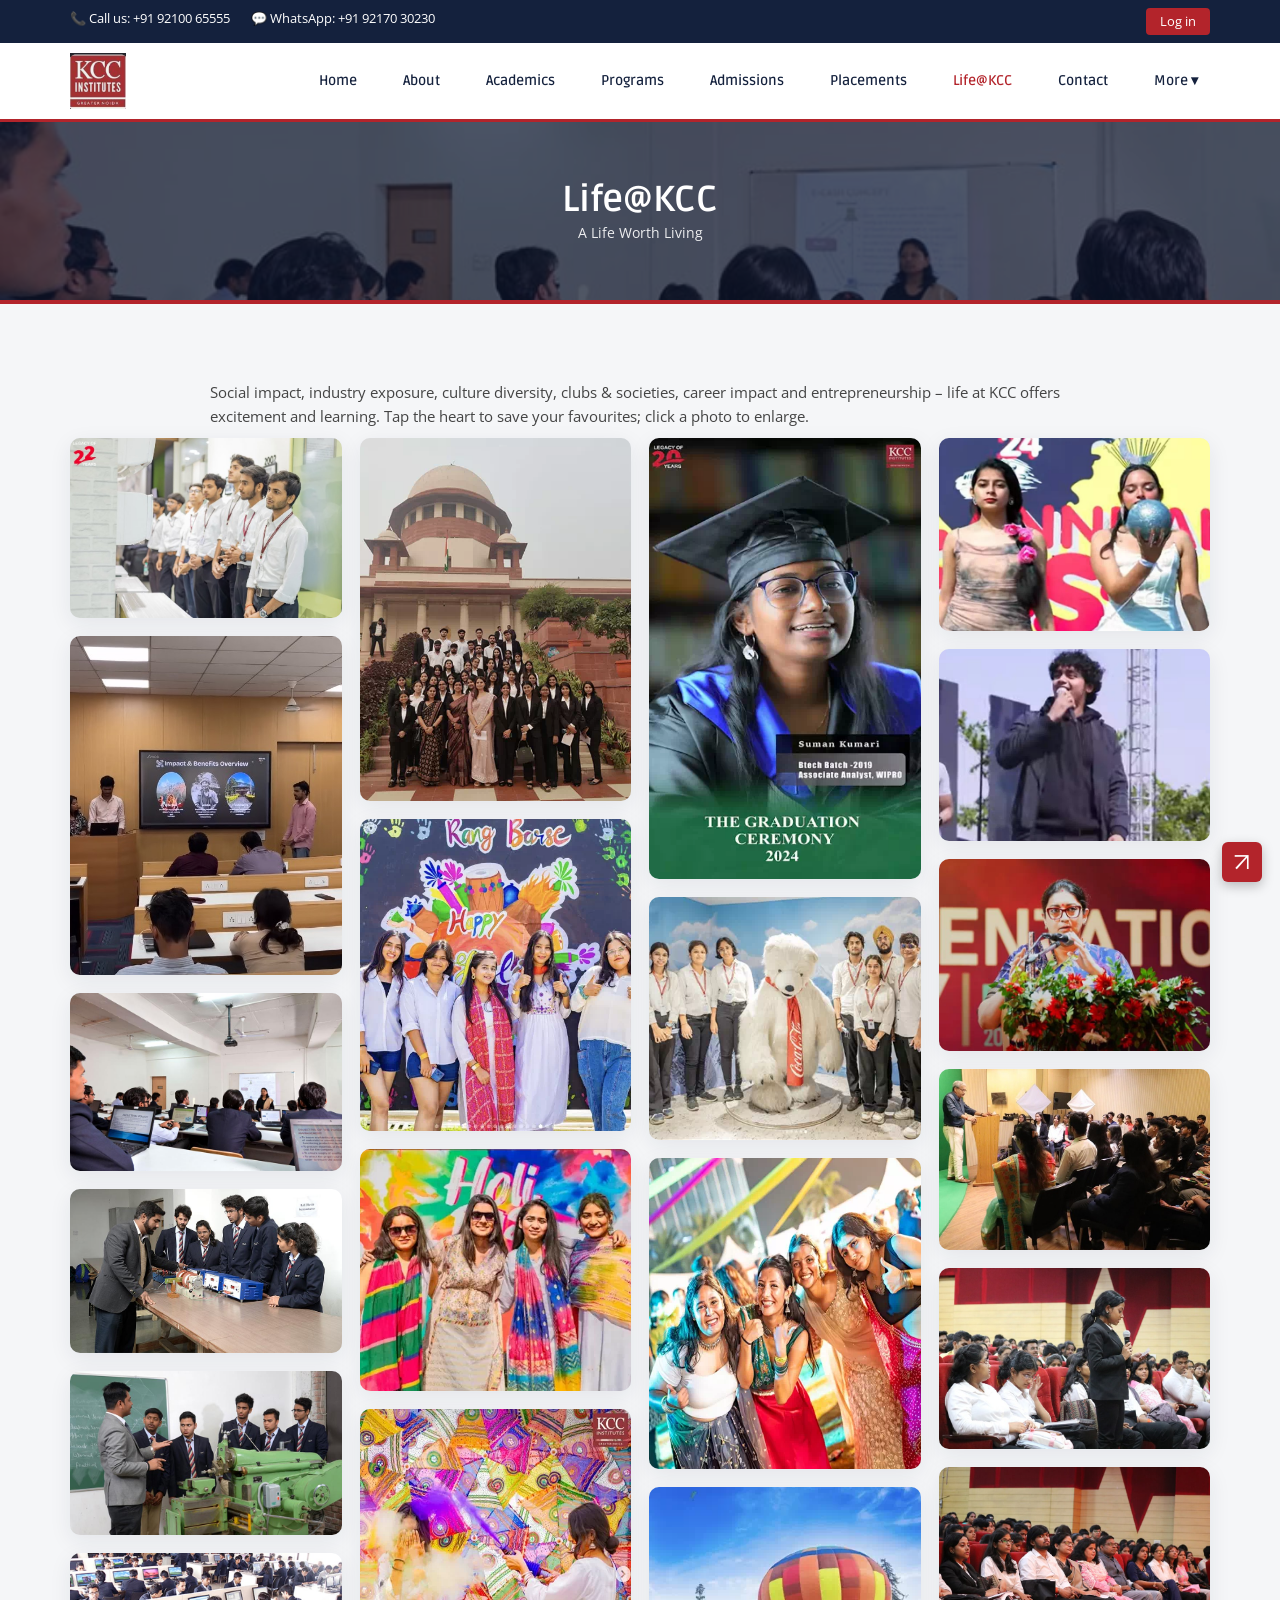
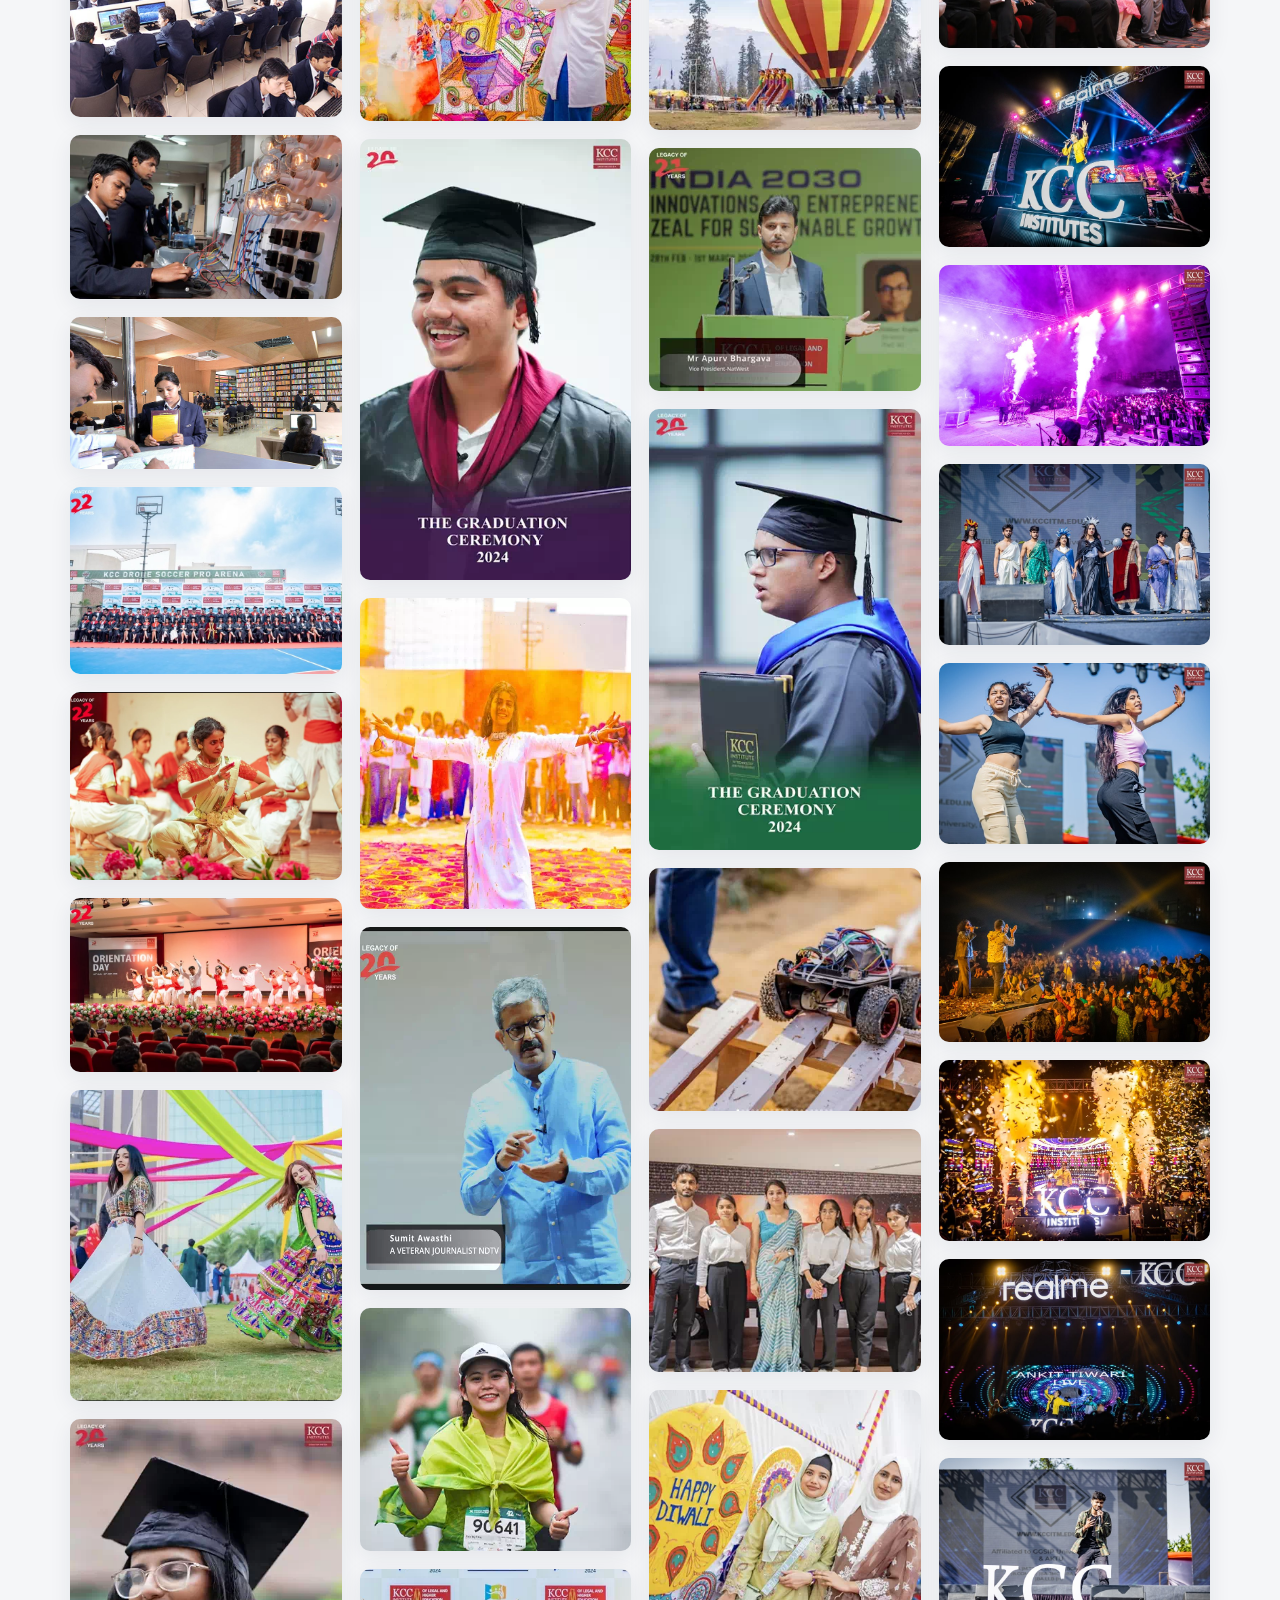
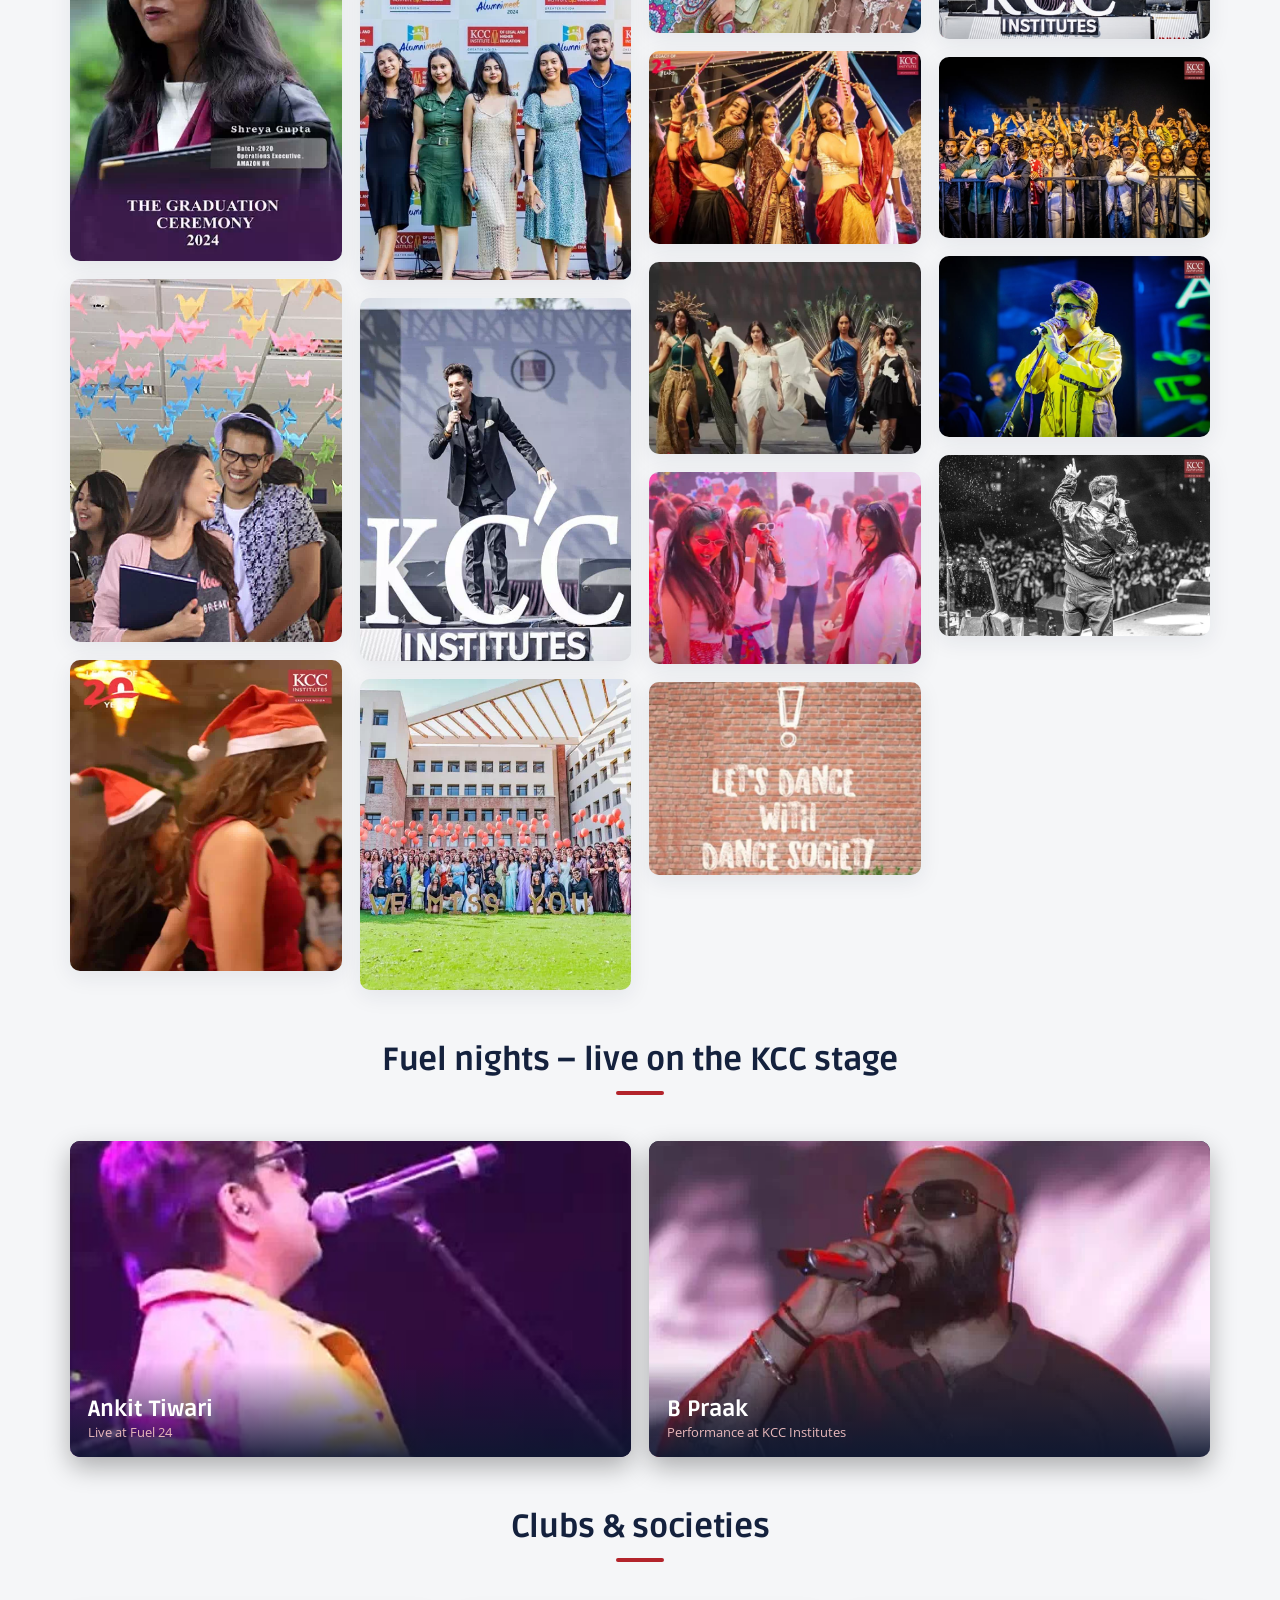
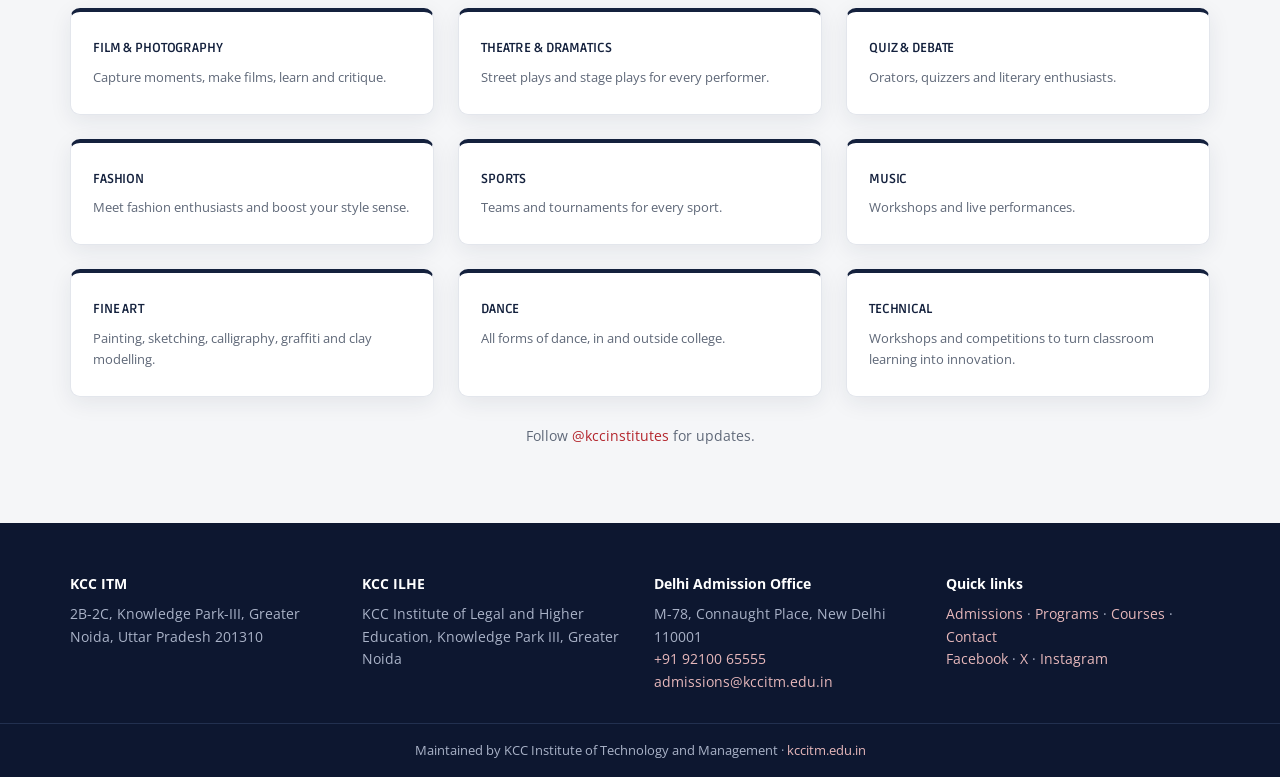
<file: life.html>
<!doctype html>
<html lang="en"><head><meta charset="utf-8"><meta name="viewport" content="width=device-width, initial-scale=1">
<title>Life@KCC – KCC Institute of Technology and Management</title>
<link rel="stylesheet" href="styles.css?v=5"></head><body>
<div id="site-header"></div>
<div class="page-head"><h1>Life@KCC</h1><p>A Life Worth Living</p></div>
<section><div class="container">
<div class="prose"><p>Social impact, industry exposure, culture diversity, clubs &amp; societies, career impact and entrepreneurship – life at KCC offers excitement and learning. Tap the heart to save your favourites; click a photo to enlarge.</p></div>
<div class="masonry"><figure class="pin"><img src="images/students-lineup.jpg" alt="Students at KCC" loading="lazy"><figcaption>Students at KCC</figcaption><button class="heart" aria-label="Save">♡</button></figure><figure class="pin"><img src="images/class-presentation.jpg" alt="Classroom presentation" loading="lazy"><figcaption>Classroom presentation</figcaption><button class="heart" aria-label="Save">♡</button></figure><figure class="pin"><img src="images/campus/academic_block_img2.jpg" alt="AC classroom" loading="lazy"><figcaption>AC classroom</figcaption><button class="heart" aria-label="Save">♡</button></figure><figure class="pin"><img src="images/campus/2deptbanner_department-ece.jpg" alt="Electronics lab" loading="lazy"><figcaption>Electronics lab</figcaption><button class="heart" aria-label="Save">♡</button></figure><figure class="pin"><img src="images/campus/3deptbanner_department-img3.jpg" alt="Mechanical workshop" loading="lazy"><figcaption>Mechanical workshop</figcaption><button class="heart" aria-label="Save">♡</button></figure><figure class="pin"><img src="images/campus/1deptbanner_department-img1.jpg" alt="Computer lab" loading="lazy"><figcaption>Computer lab</figcaption><button class="heart" aria-label="Save">♡</button></figure><figure class="pin"><img src="images/campus/5deptbanner_department-img5.jpg" alt="Electrical lab" loading="lazy"><figcaption>Electrical lab</figcaption><button class="heart" aria-label="Save">♡</button></figure><figure class="pin"><img src="images/campus/library1.jpg" alt="Library" loading="lazy"><figcaption>Library</figcaption><button class="heart" aria-label="Save">♡</button></figure><figure class="pin"><img src="images/convocation.jpg" alt="Convocation" loading="lazy"><figcaption>Convocation</figcaption><button class="heart" aria-label="Save">♡</button></figure><figure class="pin"><img src="images/classical-dance.jpg" alt="Classical dance" loading="lazy"><figcaption>Classical dance</figcaption><button class="heart" aria-label="Save">♡</button></figure><figure class="pin"><img src="images/orientation-day.jpg" alt="Orientation Day" loading="lazy"><figcaption>Orientation Day</figcaption><button class="heart" aria-label="Save">♡</button></figure><figure class="pin"><img src="images/culture-1.webp" alt="Garba &amp; festivals" loading="lazy"><figcaption>Garba &amp; festivals</figcaption><button class="heart" aria-label="Save">♡</button></figure><figure class="pin"><img src="images/career-impact-1.webp" alt="Graduation 2024" loading="lazy"><figcaption>Graduation 2024</figcaption><button class="heart" aria-label="Save">♡</button></figure><figure class="pin"><img src="images/cr-1.webp" alt="Campus moments" loading="lazy"><figcaption>Campus moments</figcaption><button class="heart" aria-label="Save">♡</button></figure><figure class="pin"><img src="images/culture-2.webp" alt="Cultural night" loading="lazy"><figcaption>Cultural night</figcaption><button class="heart" aria-label="Save">♡</button></figure><figure class="pin"><img src="images/industry-exposure-1.webp" alt="Industry exposure" loading="lazy"><figcaption>Industry exposure</figcaption><button class="heart" aria-label="Save">♡</button></figure><figure class="pin"><img src="images/culture-3.webp" alt="Cultural fest" loading="lazy"><figcaption>Cultural fest</figcaption><button class="heart" aria-label="Save">♡</button></figure><figure class="pin"><img src="images/cr-2.webp" alt="Hanging out" loading="lazy"><figcaption>Hanging out</figcaption><button class="heart" aria-label="Save">♡</button></figure><figure class="pin"><img src="images/culture-4.webp" alt="On stage" loading="lazy"><figcaption>On stage</figcaption><button class="heart" aria-label="Save">♡</button></figure><figure class="pin"><img src="images/career-impact-2.webp" alt="Graduation 2024" loading="lazy"><figcaption>Graduation 2024</figcaption><button class="heart" aria-label="Save">♡</button></figure><figure class="pin"><img src="images/culture-5.webp" alt="Fest vibes" loading="lazy"><figcaption>Fest vibes</figcaption><button class="heart" aria-label="Save">♡</button></figure><figure class="pin"><img src="images/eclectic-stack-1.webp" alt="Eclectic stack" loading="lazy"><figcaption>Eclectic stack</figcaption><button class="heart" aria-label="Save">♡</button></figure><figure class="pin"><img src="images/cr-3.webp" alt="Friends" loading="lazy"><figcaption>Friends</figcaption><button class="heart" aria-label="Save">♡</button></figure><figure class="pin"><img src="images/culture-6.webp" alt="Celebrations" loading="lazy"><figcaption>Celebrations</figcaption><button class="heart" aria-label="Save">♡</button></figure><figure class="pin"><img src="images/culture-diversity-1.webp" alt="Culture diversity" loading="lazy"><figcaption>Culture diversity</figcaption><button class="heart" aria-label="Save">♡</button></figure><figure class="pin"><img src="images/culture-7.webp" alt="Performances" loading="lazy"><figcaption>Performances</figcaption><button class="heart" aria-label="Save">♡</button></figure><figure class="pin"><img src="images/career-impact-3.webp" alt="Graduation 2024" loading="lazy"><figcaption>Graduation 2024</figcaption><button class="heart" aria-label="Save">♡</button></figure><figure class="pin"><img src="images/industry-exposure-2.webp" alt="Industry exposure" loading="lazy"><figcaption>Industry exposure</figcaption><button class="heart" aria-label="Save">♡</button></figure><figure class="pin"><img src="images/culture-8.webp" alt="Traditions" loading="lazy"><figcaption>Traditions</figcaption><button class="heart" aria-label="Save">♡</button></figure><figure class="pin"><img src="images/cr-4.webp" alt="Study breaks" loading="lazy"><figcaption>Study breaks</figcaption><button class="heart" aria-label="Save">♡</button></figure><figure class="pin"><img src="images/eclectic-stack-2.webp" alt="Eclectic stack" loading="lazy"><figcaption>Eclectic stack</figcaption><button class="heart" aria-label="Save">♡</button></figure><figure class="pin"><img src="images/career-impact-4.webp" alt="Graduation 2024" loading="lazy"><figcaption>Graduation 2024</figcaption><button class="heart" aria-label="Save">♡</button></figure><figure class="pin"><img src="images/cr-5.webp" alt="Together" loading="lazy"><figcaption>Together</figcaption><button class="heart" aria-label="Save">♡</button></figure><figure class="pin"><img src="images/industry-exposure-3.webp" alt="Industry exposure" loading="lazy"><figcaption>Industry exposure</figcaption><button class="heart" aria-label="Save">♡</button></figure><figure class="pin"><img src="images/culture-diversity-2.webp" alt="Culture diversity" loading="lazy"><figcaption>Culture diversity</figcaption><button class="heart" aria-label="Save">♡</button></figure><figure class="pin"><img src="images/fest-dandiya-night.jpg" alt="Dandiya Night 2025" loading="lazy"><figcaption>Dandiya Night 2025</figcaption><button class="heart" aria-label="Save">♡</button></figure><figure class="pin"><img src="images/fest-fuel-2025.jpg" alt="Fuel 2025" loading="lazy"><figcaption>Fuel 2025</figcaption><button class="heart" aria-label="Save">♡</button></figure><figure class="pin"><img src="images/fest-holi.jpg" alt="Holi celebration" loading="lazy"><figcaption>Holi celebration</figcaption><button class="heart" aria-label="Save">♡</button></figure><figure class="pin"><img src="images/fest-sway-dance.jpg" alt="Dance Society – SWAY" loading="lazy"><figcaption>Dance Society – SWAY</figcaption><button class="heart" aria-label="Save">♡</button></figure><figure class="pin"><img src="images/fest-fashion-frenzy.jpg" alt="Fashion Frenzy – Fuel 24" loading="lazy"><figcaption>Fashion Frenzy – Fuel 24</figcaption><button class="heart" aria-label="Save">♡</button></figure><figure class="pin"><img src="images/fest-fuel-2024-showstoppers.jpg" alt="Fuel 24 showstoppers" loading="lazy"><figcaption>Fuel 24 showstoppers</figcaption><button class="heart" aria-label="Save">♡</button></figure><figure class="pin"><img src="images/fest-smriti-irani-address.jpg" alt="Smt. Smriti Irani at KCC" loading="lazy"><figcaption>Smt. Smriti Irani at KCC</figcaption><button class="heart" aria-label="Save">♡</button></figure><figure class="pin"><img src="images/seminars/guest-lecture.jpg" alt="Guest lecture" loading="lazy"><figcaption>Guest lecture</figcaption><button class="heart" aria-label="Save">♡</button></figure><figure class="pin"><img src="images/seminars/seminar-audience.jpg" alt="Seminar" loading="lazy"><figcaption>Seminar</figcaption><button class="heart" aria-label="Save">♡</button></figure><figure class="pin"><img src="images/seminars/seminar-students.jpg" alt="Students at a seminar" loading="lazy"><figcaption>Students at a seminar</figcaption><button class="heart" aria-label="Save">♡</button></figure><figure class="pin"><img src="images/fuel/main-stage.jpg" alt="Fuel 2024 – main stage" loading="lazy"><figcaption>Fuel 2024 – main stage</figcaption><button class="heart" aria-label="Save">♡</button></figure><figure class="pin"><img src="images/fuel/pyro-night.jpg" alt="Live night" loading="lazy"><figcaption>Live night</figcaption><button class="heart" aria-label="Save">♡</button></figure><figure class="pin"><img src="images/fuel/fashion-ramp.jpg" alt="Fashion show" loading="lazy"><figcaption>Fashion show</figcaption><button class="heart" aria-label="Save">♡</button></figure><figure class="pin"><img src="images/fuel/dancers.jpg" alt="Dance performances" loading="lazy"><figcaption>Dance performances</figcaption><button class="heart" aria-label="Save">♡</button></figure><figure class="pin"><img src="images/fuel/crowd-lights.jpg" alt="Crowd & lights" loading="lazy"><figcaption>Crowd & lights</figcaption><button class="heart" aria-label="Save">♡</button></figure><figure class="pin"><img src="images/fuel/pyro-kcc.jpg" alt="Grand finale" loading="lazy"><figcaption>Grand finale</figcaption><button class="heart" aria-label="Save">♡</button></figure><figure class="pin"><img src="images/fuel/ankit-tiwari-live.jpg" alt="Ankit Tiwari live – Fuel 24" loading="lazy"><figcaption>Ankit Tiwari live – Fuel 24</figcaption><button class="heart" aria-label="Save">♡</button></figure><figure class="pin"><img src="images/fuel/day2-stage.jpg" alt="Fuel 24 – Day 2" loading="lazy"><figcaption>Fuel 24 – Day 2</figcaption><button class="heart" aria-label="Save">♡</button></figure><figure class="pin"><img src="images/fuel/crowd-cheer.jpg" alt="Crowd at Fuel" loading="lazy"><figcaption>Crowd at Fuel</figcaption><button class="heart" aria-label="Save">♡</button></figure><figure class="pin"><img src="images/fuel/live-on-stage.jpg" alt="Live on stage" loading="lazy"><figcaption>Live on stage</figcaption><button class="heart" aria-label="Save">♡</button></figure><figure class="pin"><img src="images/fuel/performer-bw.jpg" alt="Performer" loading="lazy"><figcaption>Performer</figcaption><button class="heart" aria-label="Save">♡</button></figure></div>
<h2 class="title" style="margin-top:50px">Fuel nights – live on the KCC stage</h2>
<div class="artist-feature"><figure class="af"><img src="images/artists/ankit-tiwari.jpg" alt="Ankit Tiwari live at KCC"><figcaption><b>Ankit Tiwari</b><span>Live at Fuel 24</span></figcaption></figure><figure class="af"><img src="images/artists/b-praak.jpg" alt="B Praak performing at KCC"><figcaption><b>B Praak</b><span>Performance at KCC Institutes</span></figcaption></figure></div>
<h2 class="title" style="margin-top:50px">Clubs &amp; societies</h2>
<div class="cards small"><article class="card"><h3>Film &amp; Photography</h3><p>Capture moments, make films, learn and critique.</p></article><article class="card"><h3>Theatre &amp; Dramatics</h3><p>Street plays and stage plays for every performer.</p></article><article class="card"><h3>Quiz &amp; Debate</h3><p>Orators, quizzers and literary enthusiasts.</p></article><article class="card"><h3>Fashion</h3><p>Meet fashion enthusiasts and boost your style sense.</p></article><article class="card"><h3>Sports</h3><p>Teams and tournaments for every sport.</p></article><article class="card"><h3>Music</h3><p>Workshops and live performances.</p></article><article class="card"><h3>Fine Art</h3><p>Painting, sketching, calligraphy, graffiti and clay modelling.</p></article><article class="card"><h3>Dance</h3><p>All forms of dance, in and outside college.</p></article><article class="card"><h3>Technical</h3><p>Workshops and competitions to turn classroom learning into innovation.</p></article></div>
<p class="note">Follow <a href="https://www.instagram.com/kccinstitutes">@kccinstitutes</a> for updates.</p>
</div></section>
<div id="site-footer"></div>
<script src="layout.js?v=3"></script><script src="script.js"></script></body></html>
</file>
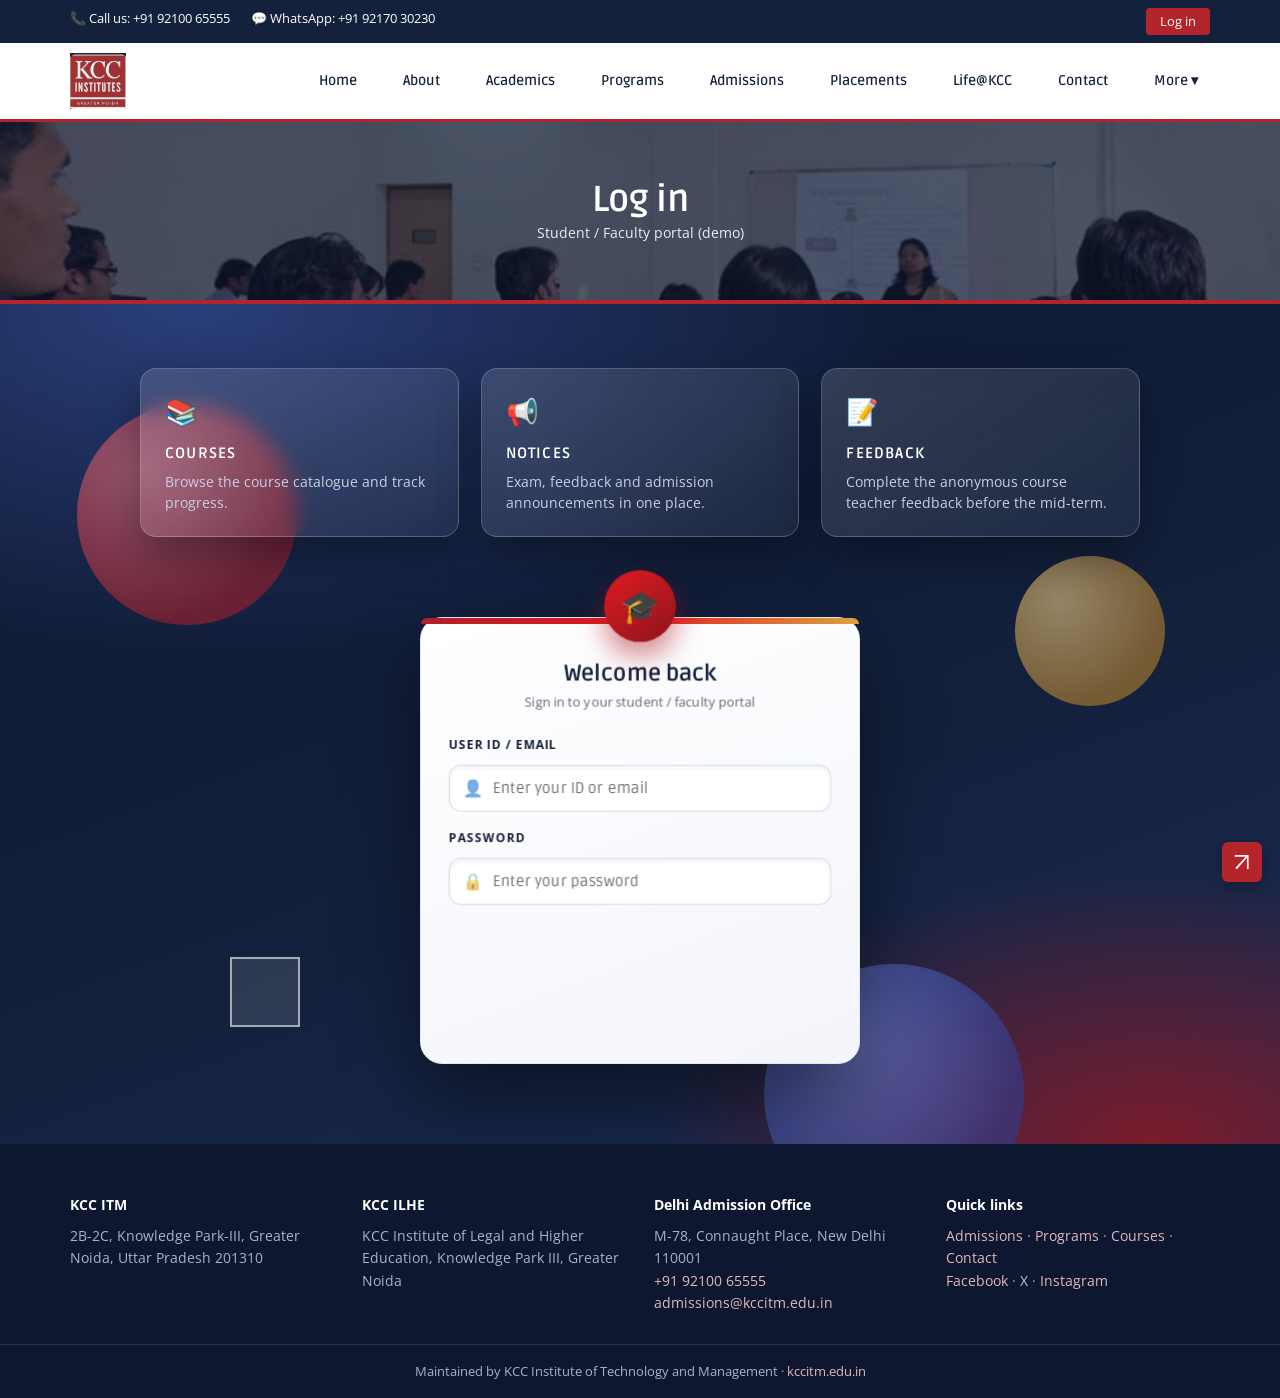
<file: login.html>
<!doctype html>
<html lang="en"><head><meta charset="utf-8"><meta name="viewport" content="width=device-width, initial-scale=1">
<title>Log in – KCC ITM</title>
<link rel="preconnect" href="https://fonts.googleapis.com">
<link href="https://fonts.googleapis.com/css2?family=Ruda:wght@400;500;600;700;800&family=Open+Sans:wght@400;600&display=swap" rel="stylesheet">
<link rel="stylesheet" href="styles.css?v=5">
<style>
.lp-main{position:relative;overflow:hidden;padding:64px 0 80px;background:radial-gradient(1200px 600px at 15% 0%,#2a3f7a 0%,transparent 60%),radial-gradient(900px 500px at 90% 100%,#7a1b2a 0%,transparent 55%),linear-gradient(160deg,#0d1730,#14213d 60%,#1b2c55)}
.lp-main .container{position:relative;z-index:2}
.lp-orb{position:absolute;border-radius:50%;opacity:.55;animation:lpFloat 9s ease-in-out infinite;z-index:1}
.lp-orb.o1{width:220px;height:220px;left:6%;top:12%;background:radial-gradient(circle at 30% 30%,#ff7b83,#b0202a 70%)}
.lp-orb.o2{width:150px;height:150px;right:9%;top:30%;background:radial-gradient(circle at 30% 30%,#ffd88a,#c48a2c 70%);animation-delay:-3s}
.lp-orb.o3{width:260px;height:260px;right:20%;bottom:-80px;background:radial-gradient(circle at 30% 30%,#7e9bff,#2a3f9a 70%);animation-delay:-6s}
.lp-cube{position:absolute;width:70px;height:70px;left:18%;bottom:14%;transform-style:preserve-3d;animation:lpSpin 14s linear infinite;z-index:1}
.lp-cube i{position:absolute;inset:0;border:2px solid rgba(255,255,255,.35);background:rgba(255,255,255,.06)}
.lp-cube i:nth-child(1){transform:translateZ(35px)}.lp-cube i:nth-child(2){transform:rotateY(180deg) translateZ(35px)}
.lp-cube i:nth-child(3){transform:rotateY(90deg) translateZ(35px)}.lp-cube i:nth-child(4){transform:rotateY(-90deg) translateZ(35px)}
.lp-cube i:nth-child(5){transform:rotateX(90deg) translateZ(35px)}.lp-cube i:nth-child(6){transform:rotateX(-90deg) translateZ(35px)}
@keyframes lpFloat{0%,100%{transform:translateY(0)}50%{transform:translateY(-28px)}}
@keyframes lpSpin{to{transform:rotateX(360deg) rotateY(360deg)}}
.lp-info{display:grid;grid-template-columns:repeat(3,1fr);gap:22px;margin:0 auto 46px;max-width:1000px;perspective:1000px}
.lp-info .tilt{padding:22px 24px;border-radius:16px;color:#e8ecf7;background:linear-gradient(145deg,rgba(255,255,255,.14),rgba(255,255,255,.05));border:1px solid rgba(255,255,255,.2);backdrop-filter:blur(10px);box-shadow:0 18px 40px rgba(0,0,0,.35);transform-style:preserve-3d;transition:transform .15s ease-out}
.lp-info .tilt .ic{display:block;font-size:26px;transform:translateZ(40px);margin-bottom:8px}
.lp-info .tilt h3{margin:0 0 6px;color:#fff;font-size:15px;letter-spacing:.08em;text-transform:uppercase;transform:translateZ(30px)}
.lp-info .tilt p{margin:0;font-size:14px;line-height:1.55;color:#c9d1e3;transform:translateZ(18px)}
.lp-stage{perspective:1100px;max-width:440px;margin:0 auto;padding-top:34px}
.lp-card{position:relative;padding:34px 32px 26px;border-radius:22px;background:linear-gradient(160deg,#fff,#f3f5fb);box-shadow:0 40px 80px rgba(0,0,0,.45);transform-style:preserve-3d;transition:transform .15s ease-out;max-width:none;display:block}
.lp-card::before{content:"";position:absolute;left:0;right:0;top:0;height:6px;border-radius:22px 22px 0 0;background:linear-gradient(90deg,#b0202a,#e11c24,#d9a441)}
.lp-avatar{display:grid;place-items:center;width:68px;height:68px;margin:-68px auto 12px;border-radius:50%;font-size:30px;background:linear-gradient(145deg,#e11c24,#8e141b);color:#fff;box-shadow:0 14px 26px rgba(174,22,28,.5);transform:translateZ(60px)}
.lp-card h2{margin:0 0 4px;text-align:center;font:700 22px Ruda,sans-serif;color:#14213d;transform:translateZ(30px)}
.lp-card .lp-sub{margin:0 0 22px;text-align:center;font-size:13px;color:#667;transform:translateZ(20px)}
.lp-field{position:relative;display:block;margin-bottom:16px;transform:translateZ(25px)}
.lp-field .lbl{display:block;font-size:12px;font-weight:700;letter-spacing:.06em;text-transform:uppercase;color:#14213d;margin-bottom:6px}
.lp-field .in{position:relative;display:block}
.lp-field .in em{position:absolute;left:14px;top:50%;transform:translateY(-50%);font-style:normal;font-size:16px;opacity:.6}
.lp-field input{width:100%;box-sizing:border-box;padding:13px 44px 13px 42px;border:1.5px solid #d5dae6;border-radius:12px;background:#fff;font:15px Ruda,sans-serif;color:#14213d;box-shadow:inset 0 2px 4px rgba(20,33,61,.06);transition:border-color .2s,box-shadow .2s,transform .2s}
.lp-field input:focus{outline:0;border-color:#e11c24;box-shadow:0 0 0 4px rgba(225,28,36,.14),0 8px 18px rgba(20,33,61,.12);transform:translateY(-2px)}
.lp-card button.lp-eye{position:absolute;right:8px;top:50%;transform:translateY(-50%);width:auto;margin:0;border:0;background:none;box-shadow:none;cursor:pointer;font-size:17px;padding:6px;opacity:.6;border-radius:6px}
.lp-card button.lp-eye:hover{opacity:1}
.lp-card button.lp-go{width:100%;margin-top:6px;padding:14px;border:0;border-radius:12px;font:700 16px Ruda,sans-serif;letter-spacing:.04em;color:#fff;cursor:pointer;background:linear-gradient(180deg,#e8323a,#b0202a);box-shadow:0 8px 0 #7d1219,0 16px 24px rgba(174,22,28,.4);transform:translateZ(40px);transition:transform .12s,box-shadow .12s}
.lp-card button.lp-go:hover{transform:translateZ(40px) translateY(-2px);box-shadow:0 10px 0 #7d1219,0 20px 28px rgba(174,22,28,.45)}
.lp-card button.lp-go:active{transform:translateZ(40px) translateY(6px);box-shadow:0 2px 0 #7d1219,0 6px 10px rgba(174,22,28,.4)}
.lp-card .lp-note{margin:24px 0 0;text-align:center;font-size:12.5px;color:#667;transform:translateZ(15px)}
@media(max-width:800px){.lp-info{grid-template-columns:1fr}.lp-orb,.lp-cube{display:none}.lp-main{padding:44px 0 56px}}
@media(prefers-reduced-motion:reduce){.lp-orb,.lp-cube{animation:none}}
</style></head><body>
<div id="site-header"></div>
<div class="page-head"><h1>Log in</h1><p>Student / Faculty portal (demo)</p></div>
<section class="lp-main"><span class="lp-orb o1"></span><span class="lp-orb o2"></span><span class="lp-orb o3"></span><div class="lp-cube"><i></i><i></i><i></i><i></i><i></i><i></i></div><div class="container">
<div class="lp-info"><article class="tilt"><span class="ic">📚</span><h3>Courses</h3><p>Browse the course catalogue and track progress.</p></article><article class="tilt"><span class="ic">📢</span><h3>Notices</h3><p>Exam, feedback and admission announcements in one place.</p></article><article class="tilt"><span class="ic">📝</span><h3>Feedback</h3><p>Complete the anonymous course teacher feedback before the mid-term.</p></article></div>
<div class="lp-stage"><form id="login-form" class="form lp-card"><div class="lp-avatar">🎓</div><h2>Welcome back</h2><p class="lp-sub">Sign in to your student / faculty portal</p>
<label class="lp-field"><span class="lbl">User ID / Email</span><span class="in"><em>👤</em><input name="id" required autocomplete="username" placeholder="Enter your ID or email"></span></label>
<label class="lp-field"><span class="lbl">Password</span><span class="in"><em>🔒</em><input type="password" name="pw" required autocomplete="current-password" placeholder="Enter your password"><button type="button" class="lp-eye" aria-label="Show password">👁</button></span></label>
<button class="lp-go">Log in</button>
<p class="lp-note">Demo login: any ID and password works. Nothing is sent anywhere.</p></form></div>
</div></section>
<div id="site-footer"></div>
<script src="layout.js?v=3"></script><script src="script.js"></script>
<script>
(function(){
  var eye=document.querySelector('.lp-eye'),pw=document.querySelector('input[name=pw]');
  eye.onclick=function(){pw.type=pw.type==='password'?'text':'password'};
  if(matchMedia('(prefers-reduced-motion: reduce)').matches||!matchMedia('(hover:hover)').matches)return;
  function tilt(el,hover,max){
    hover.addEventListener('mousemove',function(e){var r=hover.getBoundingClientRect(),x=(e.clientX-r.left)/r.width-.5,y=(e.clientY-r.top)/r.height-.5;
      el.style.transform='rotateY('+(x*max)+'deg) rotateX('+(-y*max)+'deg)'});
    hover.addEventListener('mouseleave',function(){el.style.transform=''});
  }
  document.querySelectorAll('.lp-info .tilt').forEach(function(c){tilt(c,c,16)});
  var card=document.getElementById('login-form');tilt(card,card.parentNode,14);
})();
</script></body></html>
</file>
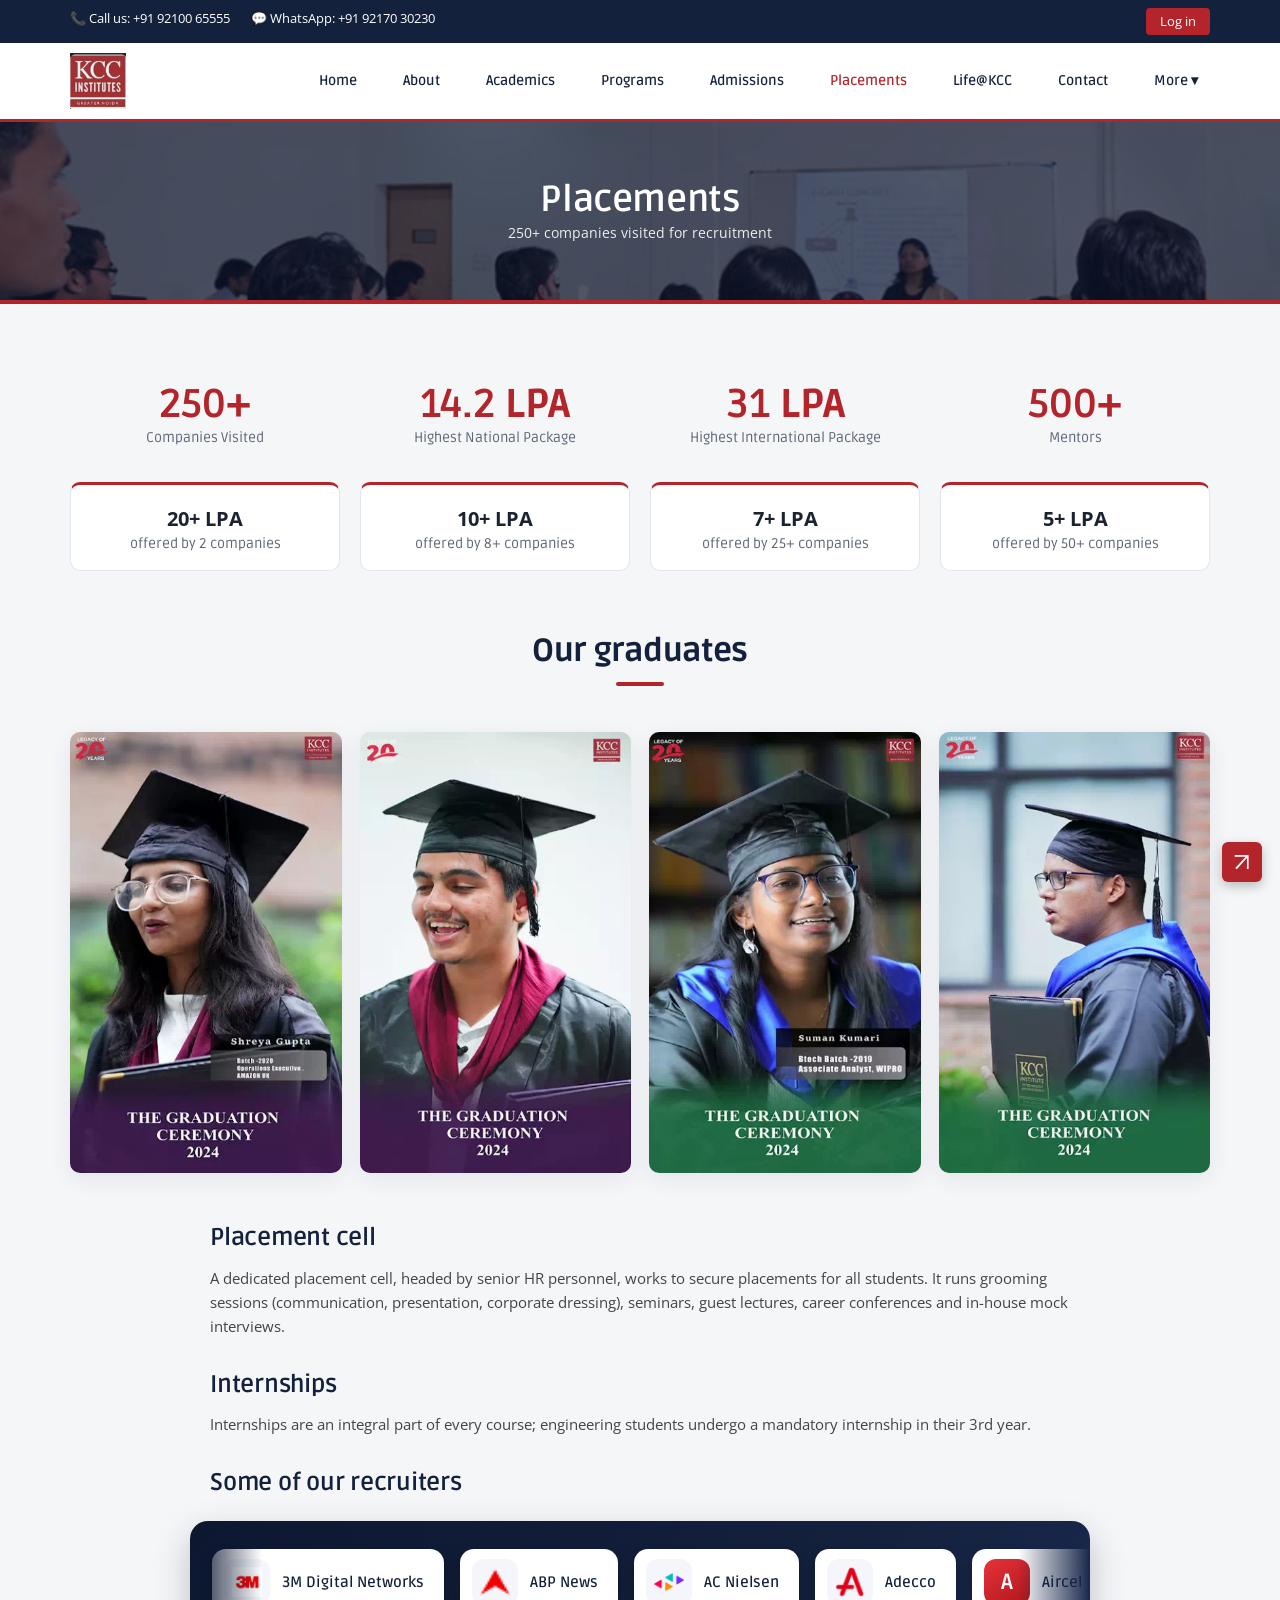
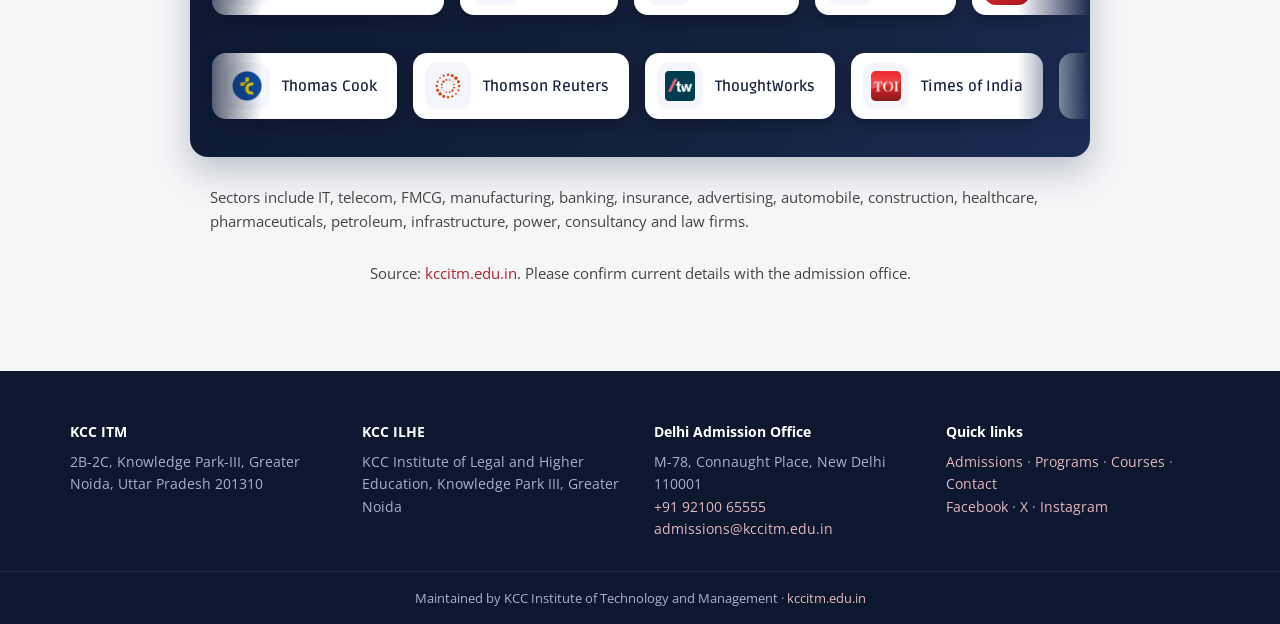
<file: placements.html>
<!doctype html>
<html lang="en"><head><meta charset="utf-8"><meta name="viewport" content="width=device-width, initial-scale=1">
<title>Placements – KCC Institute of Technology and Management</title>
<link rel="stylesheet" href="styles.css?v=5">
<style>
.rc-wall{margin:18px -20px 28px;padding:22px 0;border-radius:18px;background:linear-gradient(135deg,#0d1730,#14213d 60%,#1b2c55);overflow:hidden;box-shadow:0 14px 34px rgba(20,33,61,.25);display:grid;gap:16px}
.rc-marq{overflow:hidden;-webkit-mask:linear-gradient(90deg,transparent,#000 8%,#000 92%,transparent);mask:linear-gradient(90deg,transparent,#000 8%,#000 92%,transparent)}
.rc-track{display:flex;gap:16px;width:max-content;margin:0;padding:6px 0;list-style:none;animation:rcScroll 38s linear infinite}
.rc-marq.rev .rc-track{animation-direction:reverse;animation-duration:44s}
.rc-wall:hover .rc-track{animation-play-state:paused}
@keyframes rcScroll{to{transform:translateX(calc(-50% - 8px))}}
.rc{display:flex;align-items:center;gap:12px;padding:10px 20px 10px 12px;border-radius:14px;background:#fff;box-shadow:0 6px 16px rgba(0,0,0,.25);transition:transform .25s,box-shadow .25s;white-space:nowrap}
.rc:hover{transform:translateY(-6px) scale(1.05);box-shadow:0 16px 28px rgba(0,0,0,.35)}
.rc-logo{display:grid;place-items:center;width:46px;height:46px;border-radius:12px;background:#f4f6fb;flex:none}
.rc-logo img{width:30px;height:30px;object-fit:contain}
.rc-mono{font:700 22px Ruda,sans-serif;color:#fff;background:linear-gradient(145deg,#e8323a,#ae161c)}
.rc b{font:600 15px Ruda,sans-serif;color:#14213d}
@media(max-width:700px){.rc-wall{margin:18px -16px 24px}}
@media(prefers-reduced-motion:reduce){.rc-track{animation:none;flex-wrap:wrap;width:auto;justify-content:center}}
</style></head><body>
<div id="site-header"></div>
<div class="page-head"><h1>Placements</h1><p>250+ companies visited for recruitment</p></div>
<section><div class="container">
<div class="stats"><div><b data-count="250">0</b>+<span>Companies Visited</span></div><div><b data-count="14.2">0</b> LPA<span>Highest National Package</span></div><div><b data-count="31">0</b> LPA<span>Highest International Package</span></div><div><b data-count="500">0</b>+<span>Mentors</span></div></div>
<div class="tiers"><div><b>20+ LPA</b><span>offered by 2 companies</span></div><div><b>10+ LPA</b><span>offered by 8+ companies</span></div><div><b>7+ LPA</b><span>offered by 25+ companies</span></div><div><b>5+ LPA</b><span>offered by 50+ companies</span></div></div>
<h2 class="title" style="margin-top:60px">Our graduates</h2><div class="masonry"><figure class="pin"><img src="images/career-impact-1.webp" alt="Graduation 2024" loading="lazy"><figcaption>Graduation 2024</figcaption><button class="heart" aria-label="Save">♡</button></figure><figure class="pin"><img src="images/career-impact-2.webp" alt="Graduation 2024" loading="lazy"><figcaption>Graduation 2024</figcaption><button class="heart" aria-label="Save">♡</button></figure><figure class="pin"><img src="images/career-impact-3.webp" alt="Graduation 2024" loading="lazy"><figcaption>Graduation 2024</figcaption><button class="heart" aria-label="Save">♡</button></figure><figure class="pin"><img src="images/career-impact-4.webp" alt="Graduation 2024" loading="lazy"><figcaption>Graduation 2024</figcaption><button class="heart" aria-label="Save">♡</button></figure></div>
<div class="prose"><h2>Placement cell</h2>
<p>A dedicated placement cell, headed by senior HR personnel, works to secure placements for all students. It runs grooming sessions (communication, presentation, corporate dressing), seminars, guest lectures, career conferences and in-house mock interviews.</p>
<h2>Internships</h2>
<p>Internships are an integral part of every course; engineering students undergo a mandatory internship in their 3rd year.</p>
<h2>Some of our recruiters</h2>
<div class="rc-wall"><div class="rc-marq "><ul class="rc-track"><li class="rc"><span class="rc-logo"><img src="images/recruiters/3m-digital-networks.png" alt="3M Digital Networks logo" loading="lazy"></span><b>3M Digital Networks</b></li><li class="rc"><span class="rc-logo"><img src="images/recruiters/abp-news.png" alt="ABP News logo" loading="lazy"></span><b>ABP News</b></li><li class="rc"><span class="rc-logo"><img src="images/recruiters/ac-nielsen.png" alt="AC Nielsen logo" loading="lazy"></span><b>AC Nielsen</b></li><li class="rc"><span class="rc-logo"><img src="images/recruiters/adecco.png" alt="Adecco logo" loading="lazy"></span><b>Adecco</b></li><li class="rc"><span class="rc-logo rc-mono">A</span><b>Aircel</b></li><li class="rc"><span class="rc-logo"><img src="images/recruiters/fidelity.png" alt="Fidelity logo" loading="lazy"></span><b>Fidelity</b></li><li class="rc"><span class="rc-logo"><img src="images/recruiters/finolex-cables.png" alt="Finolex Cables logo" loading="lazy"></span><b>Finolex Cables</b></li><li class="rc"><span class="rc-logo rc-mono">F</span><b>Future Group</b></li><li class="rc"><span class="rc-logo"><img src="images/recruiters/genpact.png" alt="Genpact logo" loading="lazy"></span><b>Genpact</b></li><li class="rc"><span class="rc-logo"><img src="images/recruiters/gmr-infrastructure.png" alt="GMR Infrastructure logo" loading="lazy"></span><b>GMR Infrastructure</b></li><li class="rc"><span class="rc-logo"><img src="images/recruiters/3m-digital-networks.png" alt="3M Digital Networks logo" loading="lazy"></span><b>3M Digital Networks</b></li><li class="rc"><span class="rc-logo"><img src="images/recruiters/abp-news.png" alt="ABP News logo" loading="lazy"></span><b>ABP News</b></li><li class="rc"><span class="rc-logo"><img src="images/recruiters/ac-nielsen.png" alt="AC Nielsen logo" loading="lazy"></span><b>AC Nielsen</b></li><li class="rc"><span class="rc-logo"><img src="images/recruiters/adecco.png" alt="Adecco logo" loading="lazy"></span><b>Adecco</b></li><li class="rc"><span class="rc-logo rc-mono">A</span><b>Aircel</b></li><li class="rc"><span class="rc-logo"><img src="images/recruiters/fidelity.png" alt="Fidelity logo" loading="lazy"></span><b>Fidelity</b></li><li class="rc"><span class="rc-logo"><img src="images/recruiters/finolex-cables.png" alt="Finolex Cables logo" loading="lazy"></span><b>Finolex Cables</b></li><li class="rc"><span class="rc-logo rc-mono">F</span><b>Future Group</b></li><li class="rc"><span class="rc-logo"><img src="images/recruiters/genpact.png" alt="Genpact logo" loading="lazy"></span><b>Genpact</b></li><li class="rc"><span class="rc-logo"><img src="images/recruiters/gmr-infrastructure.png" alt="GMR Infrastructure logo" loading="lazy"></span><b>GMR Infrastructure</b></li></ul></div><div class="rc-marq rev"><ul class="rc-track"><li class="rc"><span class="rc-logo"><img src="images/recruiters/thomas-cook.png" alt="Thomas Cook logo" loading="lazy"></span><b>Thomas Cook</b></li><li class="rc"><span class="rc-logo"><img src="images/recruiters/thomson-reuters.png" alt="Thomson Reuters logo" loading="lazy"></span><b>Thomson Reuters</b></li><li class="rc"><span class="rc-logo"><img src="images/recruiters/thoughtworks.png" alt="ThoughtWorks logo" loading="lazy"></span><b>ThoughtWorks</b></li><li class="rc"><span class="rc-logo"><img src="images/recruiters/times-of-india.png" alt="Times of India logo" loading="lazy"></span><b>Times of India</b></li><li class="rc"><span class="rc-logo"><img src="images/recruiters/tvs.png" alt="TVS logo" loading="lazy"></span><b>TVS</b></li><li class="rc"><span class="rc-logo"><img src="images/recruiters/ultratech-cement.png" alt="UltraTech Cement logo" loading="lazy"></span><b>UltraTech Cement</b></li><li class="rc"><span class="rc-logo"><img src="images/recruiters/united-health-group.png" alt="United Health Group logo" loading="lazy"></span><b>United Health Group</b></li><li class="rc"><span class="rc-logo"><img src="images/recruiters/usha.png" alt="Usha logo" loading="lazy"></span><b>Usha</b></li><li class="rc"><span class="rc-logo"><img src="images/recruiters/vedanta.png" alt="Vedanta logo" loading="lazy"></span><b>Vedanta</b></li><li class="rc"><span class="rc-logo"><img src="images/recruiters/99acres-com.png" alt="99acres.com logo" loading="lazy"></span><b>99acres.com</b></li><li class="rc"><span class="rc-logo"><img src="images/recruiters/thomas-cook.png" alt="Thomas Cook logo" loading="lazy"></span><b>Thomas Cook</b></li><li class="rc"><span class="rc-logo"><img src="images/recruiters/thomson-reuters.png" alt="Thomson Reuters logo" loading="lazy"></span><b>Thomson Reuters</b></li><li class="rc"><span class="rc-logo"><img src="images/recruiters/thoughtworks.png" alt="ThoughtWorks logo" loading="lazy"></span><b>ThoughtWorks</b></li><li class="rc"><span class="rc-logo"><img src="images/recruiters/times-of-india.png" alt="Times of India logo" loading="lazy"></span><b>Times of India</b></li><li class="rc"><span class="rc-logo"><img src="images/recruiters/tvs.png" alt="TVS logo" loading="lazy"></span><b>TVS</b></li><li class="rc"><span class="rc-logo"><img src="images/recruiters/ultratech-cement.png" alt="UltraTech Cement logo" loading="lazy"></span><b>UltraTech Cement</b></li><li class="rc"><span class="rc-logo"><img src="images/recruiters/united-health-group.png" alt="United Health Group logo" loading="lazy"></span><b>United Health Group</b></li><li class="rc"><span class="rc-logo"><img src="images/recruiters/usha.png" alt="Usha logo" loading="lazy"></span><b>Usha</b></li><li class="rc"><span class="rc-logo"><img src="images/recruiters/vedanta.png" alt="Vedanta logo" loading="lazy"></span><b>Vedanta</b></li><li class="rc"><span class="rc-logo"><img src="images/recruiters/99acres-com.png" alt="99acres.com logo" loading="lazy"></span><b>99acres.com</b></li></ul></div></div>
<p>Sectors include IT, telecom, FMCG, manufacturing, banking, insurance, advertising, automobile, construction, healthcare, pharmaceuticals, petroleum, infrastructure, power, consultancy and law firms.</p>
<p class="note">Source: <a href="https://www.kccitm.edu.in/">kccitm.edu.in</a>. Please confirm current details with the admission office.</p></div>
</div></section>
<div id="site-footer"></div>
<script src="layout.js?v=3"></script><script src="script.js"></script></body></html>
</file>
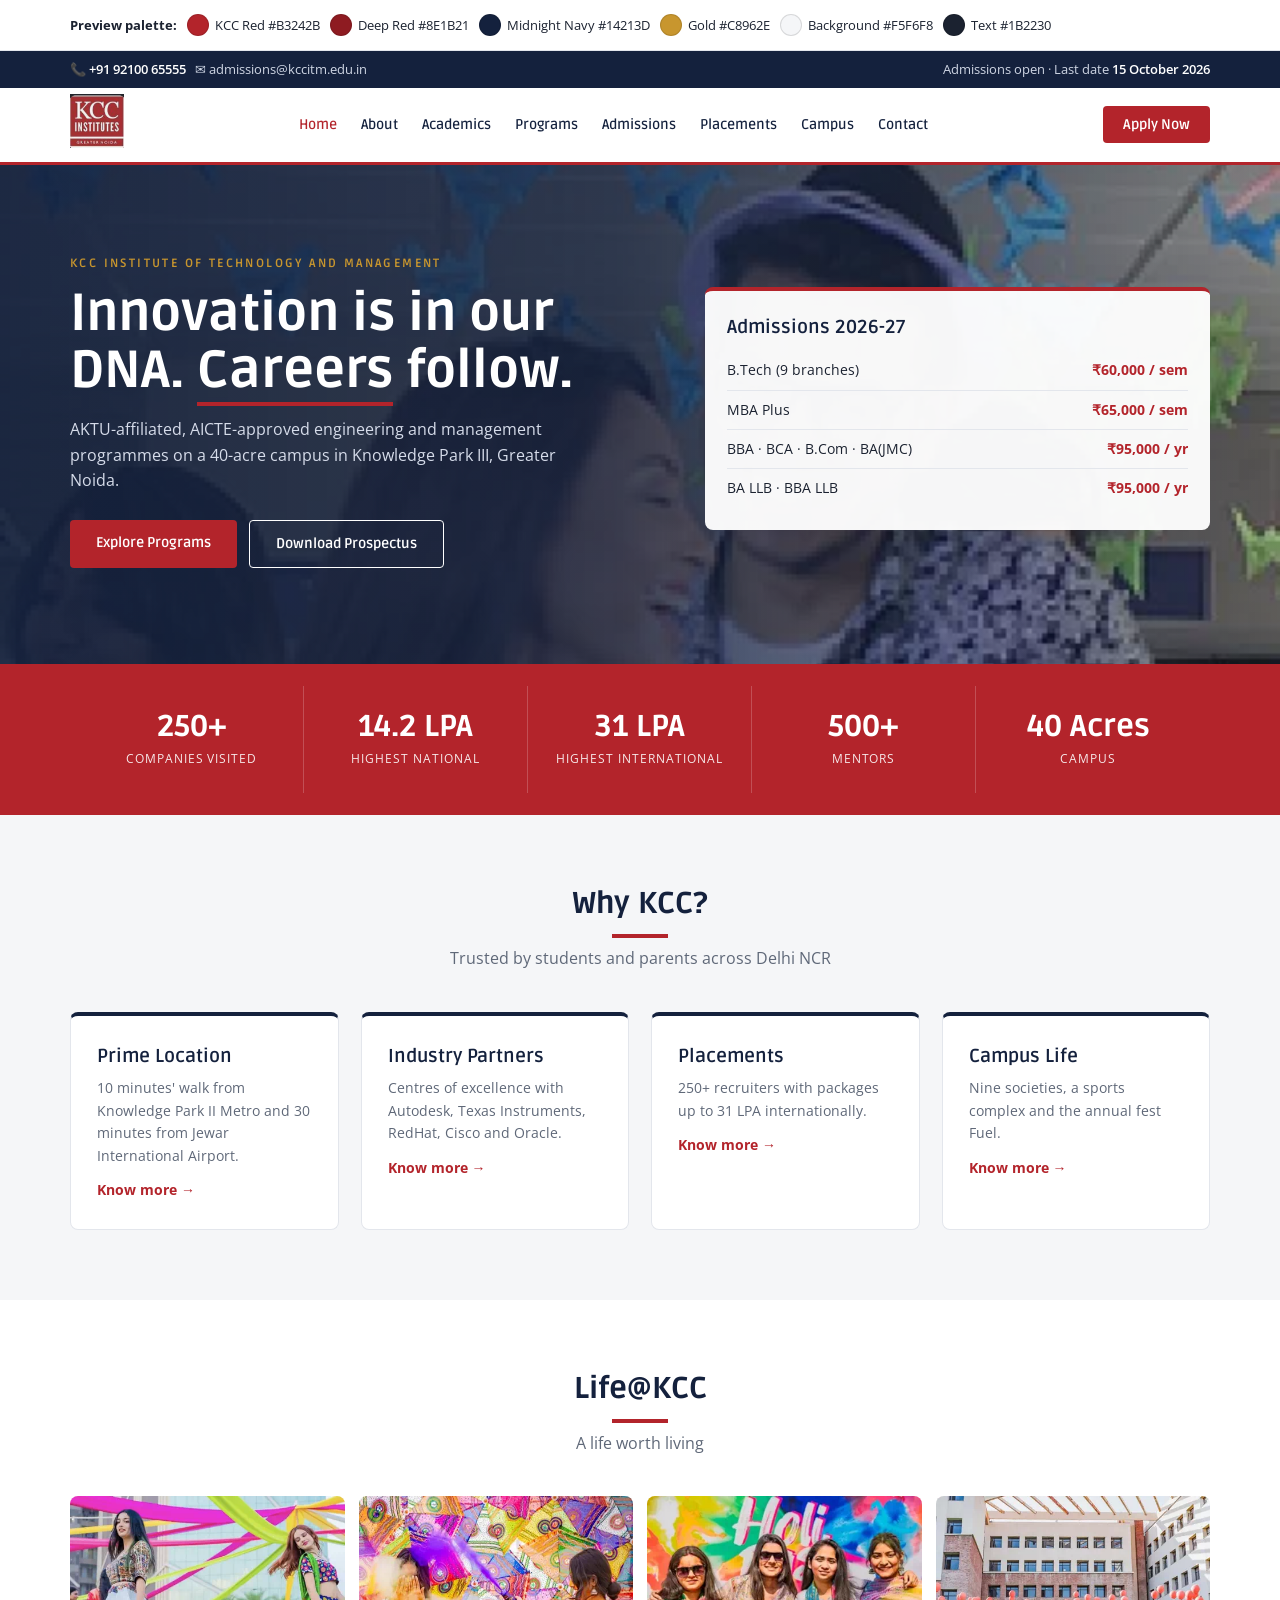
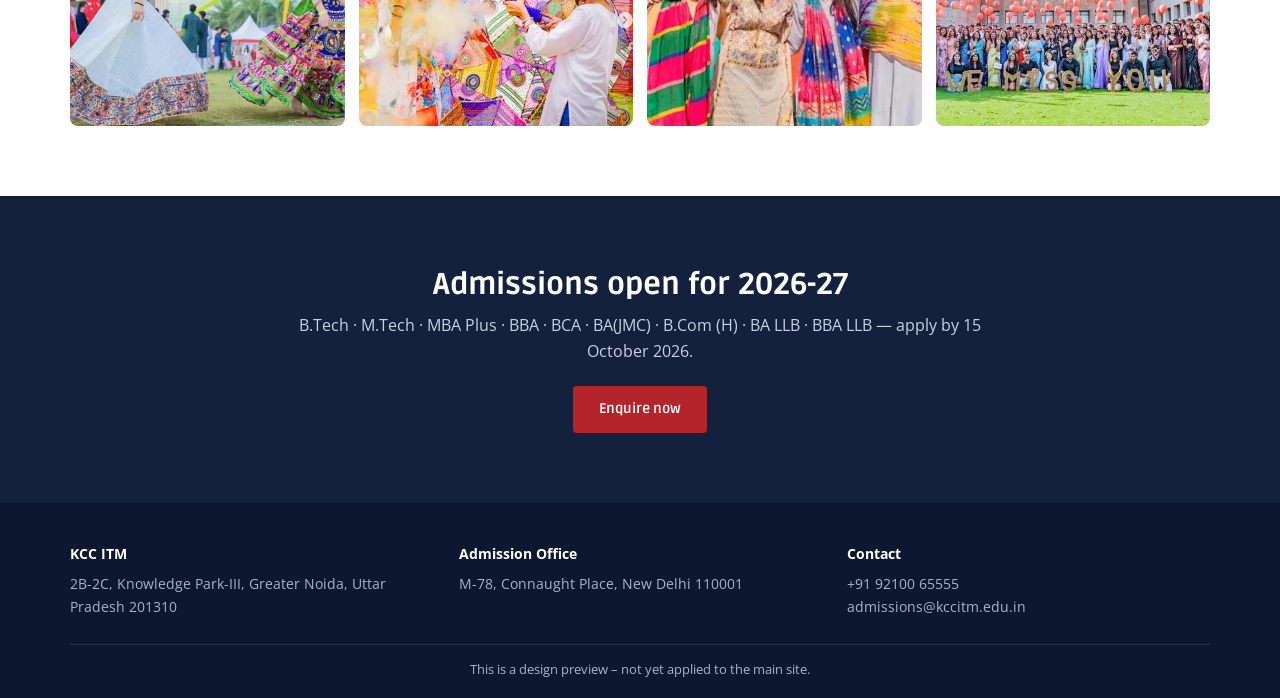
<file: preview.html>
<!doctype html>
<html lang="en">
<head>
<meta charset="utf-8">
<meta name="viewport" content="width=device-width, initial-scale=1">
<title>Theme preview – KCC Red + Midnight Navy</title>
<style>
@import url("https://fonts.googleapis.com/css2?family=Ruda:wght@400;600;700;800&family=Open+Sans:wght@400;600&display=swap");
:root{
  --red:#b3242b;      /* from KCC logo */
  --red-dark:#8e1b21;
  --navy:#14213d;     /* Option 6 */
  --navy-2:#1d2d52;
  --gold:#c8962e;     /* small highlights only */
  --bg:#f5f6f8;
  --white:#fff;
  --ink:#1b2230;
  --muted:#5f6878;
  --line:#e3e6ec;
}
*{box-sizing:border-box;margin:0;padding:0}
body{font-family:"Open Sans",sans-serif;background:var(--bg);color:var(--ink);line-height:1.6}
h1,h2,h3,.btn,nav a{font-family:Ruda,sans-serif}
a{color:inherit;text-decoration:none}
.container{width:min(1140px,100% - 32px);margin-inline:auto}

.palette{background:#fff;border-bottom:1px solid var(--line);padding:14px 0;font-size:13px}
.palette .container{display:flex;gap:10px;flex-wrap:wrap;align-items:center}
.sw{display:flex;align-items:center;gap:6px}
.sw i{width:22px;height:22px;border-radius:50%;border:1px solid rgba(0,0,0,.12)}

.topbar{background:var(--navy);color:#cfd6e4;font-size:13px;padding:8px 0}
.topbar .container{display:flex;justify-content:space-between;flex-wrap:wrap;gap:8px}
.topbar b{color:#fff;font-weight:600}

.navbar{background:#fff;border-bottom:3px solid var(--red);position:sticky;top:0;z-index:5}
.nav{display:flex;align-items:center;justify-content:space-between;height:74px}
.nav img{height:54px}
nav{display:flex;gap:24px;font-size:14px;font-weight:600;color:var(--navy)}
nav a:hover,nav a.on{color:var(--red)}
.apply{background:var(--red);color:#fff;padding:10px 20px;border-radius:4px;font:700 14px Ruda}

.hero{position:relative;background:linear-gradient(90deg,rgba(20,33,61,.94) 0%,rgba(20,33,61,.82) 48%,rgba(20,33,61,.35) 100%),url(images/cr-1.webp) center/cover;color:#fff}
.hero .container{padding:84px 0 96px;display:grid;grid-template-columns:1.2fr 1fr;gap:30px;align-items:center}
.tag{display:inline-block;color:var(--gold);font:700 12px Ruda;letter-spacing:.2em;text-transform:uppercase;margin-bottom:14px}
.hero h1{font:800 clamp(32px,4.6vw,52px)/1.1 Ruda}
.hero h1 span{color:#fff;border-bottom:4px solid var(--red)}
.hero p{margin:18px 0 26px;max-width:520px;color:#d6dcea}
.btns{display:flex;gap:12px;flex-wrap:wrap}
.btn{display:inline-block;padding:12px 26px;border-radius:4px;font-weight:700;font-size:14px}
.btn.red{background:var(--red);color:#fff}
.btn.line{border:1.5px solid #fff;color:#fff}
.hero-card{background:rgba(255,255,255,.96);color:var(--ink);border-radius:8px;padding:22px;border-top:4px solid var(--red)}
.hero-card h3{color:var(--navy);margin-bottom:8px}
.hero-card li{list-style:none;padding:8px 0;border-bottom:1px solid var(--line);font-size:14px;display:flex;justify-content:space-between}
.hero-card li:last-child{border:0}
.hero-card b{color:var(--red)}

.stats{background:var(--red);color:#fff}
.stats .container{display:grid;grid-template-columns:repeat(auto-fit,minmax(170px,1fr));text-align:center}
.stats div{padding:22px 10px;border-right:1px solid rgba(255,255,255,.2)}
.stats div:last-child{border:0}
.stats b{display:block;font:800 30px Ruda}
.stats span{font-size:12px;letter-spacing:.08em;text-transform:uppercase;opacity:.9}

section{padding:70px 0}
.title{text-align:center;font:800 30px Ruda;color:var(--navy);margin-bottom:8px}
.sub{text-align:center;color:var(--muted);margin-bottom:40px}
.title::after{content:"";display:block;width:56px;height:4px;background:var(--red);margin:12px auto 0}
.cards{display:grid;grid-template-columns:repeat(auto-fit,minmax(240px,1fr));gap:22px}
.card{background:#fff;border:1px solid var(--line);border-radius:8px;padding:26px;border-top:4px solid var(--navy);transition:.2s}
.card:hover{border-top-color:var(--red);transform:translateY(-4px);box-shadow:0 12px 26px rgba(20,33,61,.12)}
.card h3{color:var(--navy);margin-bottom:6px}
.card p{font-size:14px;color:var(--muted)}
.card a{display:inline-block;margin-top:12px;color:var(--red);font-weight:700;font-size:14px}

.white{background:#fff}
.photos{display:grid;grid-template-columns:repeat(4,1fr);gap:14px}
.photos img{width:100%;height:230px;object-fit:cover;border-radius:8px}

.band{background:var(--navy);color:#fff;text-align:center}
.band h2{font:800 30px Ruda;margin-bottom:10px}
.band p{color:#c9d1e3;max-width:700px;margin:0 auto 22px}

footer{background:#0d1730;color:#aab3c8;font-size:14px;padding:40px 0 18px}
footer .grid{display:grid;grid-template-columns:repeat(auto-fit,minmax(220px,1fr));gap:26px}
footer h4{color:#fff;margin-bottom:8px}
footer .copy{border-top:1px solid #22304f;margin-top:26px;padding-top:14px;text-align:center;font-size:13px}
@media(max-width:800px){.hero .container{grid-template-columns:1fr}.photos{grid-template-columns:1fr 1fr}nav{display:none}}
</style>
</head>
<body>

<div class="palette"><div class="container">
  <strong>Preview palette:</strong>
  <span class="sw"><i style="background:#b3242b"></i>KCC Red #B3242B</span>
  <span class="sw"><i style="background:#8e1b21"></i>Deep Red #8E1B21</span>
  <span class="sw"><i style="background:#14213d"></i>Midnight Navy #14213D</span>
  <span class="sw"><i style="background:#c8962e"></i>Gold #C8962E</span>
  <span class="sw"><i style="background:#f5f6f8"></i>Background #F5F6F8</span>
  <span class="sw"><i style="background:#1b2230"></i>Text #1B2230</span>
</div></div>

<div class="topbar"><div class="container">
  <span>📞 <b>+91 92100 65555</b> &nbsp; ✉ admissions@kccitm.edu.in</span>
  <span>Admissions open · Last date <b>15 October 2026</b></span>
</div></div>

<header class="navbar"><div class="container nav">
  <a href="#"><img src="images/kcc-logo.png" alt="KCC Institutes, Greater Noida"></a>
  <nav><a class="on" href="#">Home</a><a href="#">About</a><a href="#">Academics</a><a href="#">Programs</a><a href="#">Admissions</a><a href="#">Placements</a><a href="#">Campus</a><a href="#">Contact</a></nav>
  <a class="apply" href="#">Apply Now</a>
</div></header>

<section class="hero" style="padding:0"><div class="container">
  <div>
    <span class="tag">KCC Institute of Technology and Management</span>
    <h1>Innovation is in our DNA. <span>Careers</span> follow.</h1>
    <p>AKTU-affiliated, AICTE-approved engineering and management programmes on a 40-acre campus in Knowledge Park III, Greater Noida.</p>
    <div class="btns"><a class="btn red" href="#">Explore Programs</a><a class="btn line" href="#">Download Prospectus</a></div>
  </div>
  <div class="hero-card">
    <h3>Admissions 2026-27</h3>
    <ul>
      <li><span>B.Tech (9 branches)</span><b>₹60,000 / sem</b></li>
      <li><span>MBA Plus</span><b>₹65,000 / sem</b></li>
      <li><span>BBA · BCA · B.Com · BA(JMC)</span><b>₹95,000 / yr</b></li>
      <li><span>BA LLB · BBA LLB</span><b>₹95,000 / yr</b></li>
    </ul>
  </div>
</div></section>

<div class="stats"><div class="container">
  <div><b>250+</b><span>Companies visited</span></div>
  <div><b>14.2 LPA</b><span>Highest national</span></div>
  <div><b>31 LPA</b><span>Highest international</span></div>
  <div><b>500+</b><span>Mentors</span></div>
  <div><b>40 Acres</b><span>Campus</span></div>
</div></div>

<section><div class="container">
  <h2 class="title">Why KCC?</h2>
  <p class="sub">Trusted by students and parents across Delhi NCR</p>
  <div class="cards">
    <article class="card"><h3>Prime Location</h3><p>10 minutes' walk from Knowledge Park II Metro and 30 minutes from Jewar International Airport.</p><a href="#">Know more →</a></article>
    <article class="card"><h3>Industry Partners</h3><p>Centres of excellence with Autodesk, Texas Instruments, RedHat, Cisco and Oracle.</p><a href="#">Know more →</a></article>
    <article class="card"><h3>Placements</h3><p>250+ recruiters with packages up to 31 LPA internationally.</p><a href="#">Know more →</a></article>
    <article class="card"><h3>Campus Life</h3><p>Nine societies, a sports complex and the annual fest Fuel.</p><a href="#">Know more →</a></article>
  </div>
</div></section>

<section class="white"><div class="container">
  <h2 class="title">Life@KCC</h2>
  <p class="sub">A life worth living</p>
  <div class="photos">
    <img src="images/culture-1.webp" alt=""><img src="images/culture-4.webp" alt=""><img src="images/cr-2.webp" alt=""><img src="images/culture-7.webp" alt="">
  </div>
</div></section>

<section class="band"><div class="container">
  <h2>Admissions open for 2026-27</h2>
  <p>B.Tech · M.Tech · MBA Plus · BBA · BCA · BA(JMC) · B.Com (H) · BA LLB · BBA LLB — apply by 15 October 2026.</p>
  <a class="btn red" href="#">Enquire now</a>
</div></section>

<footer><div class="container">
  <div class="grid">
    <div><h4>KCC ITM</h4><p>2B-2C, Knowledge Park-III, Greater Noida, Uttar Pradesh 201310</p></div>
    <div><h4>Admission Office</h4><p>M-78, Connaught Place, New Delhi 110001</p></div>
    <div><h4>Contact</h4><p>+91 92100 65555<br>admissions@kccitm.edu.in</p></div>
  </div>
  <div class="copy">This is a design preview – not yet applied to the main site.</div>
</div></footer>
</body>
</html>
</file>
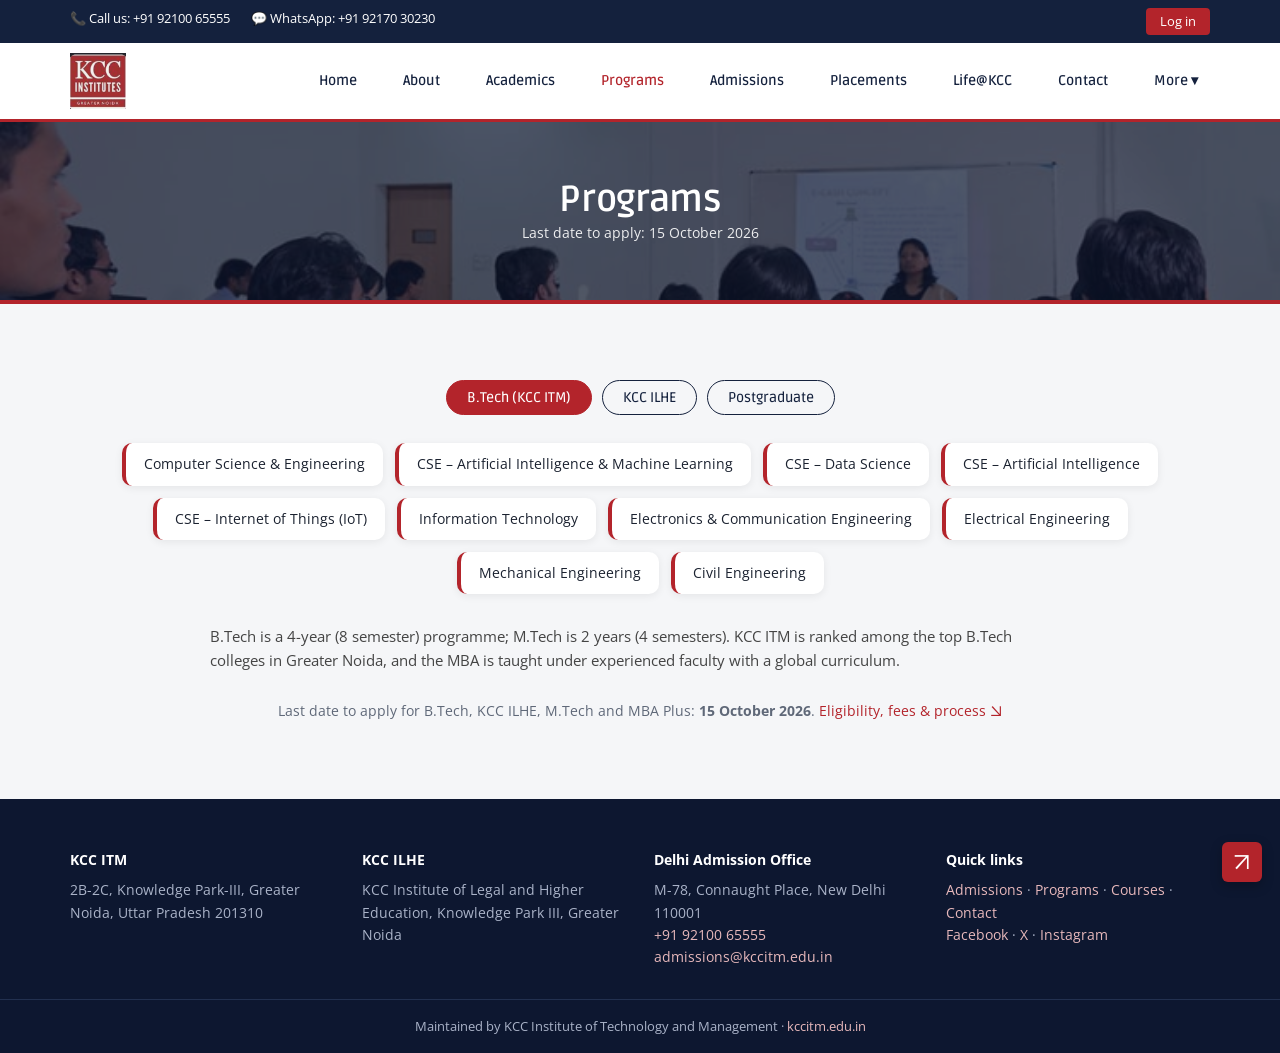
<file: programs.html>
<!doctype html>
<html lang="en"><head><meta charset="utf-8"><meta name="viewport" content="width=device-width, initial-scale=1">
<title>Programs – KCC Institute of Technology and Management</title>
<link rel="stylesheet" href="styles.css?v=5"></head><body>
<div id="site-header"></div>
<div class="page-head"><h1>Programs</h1><p>Last date to apply: 15 October 2026</p></div>
<section><div class="container">
<div class="tabs">
<button class="tab active" data-tab="btech">B.Tech (KCC ITM)</button><button class="tab" data-tab="ilhe">KCC ILHE</button><button class="tab" data-tab="pg">Postgraduate</button></div>
<ul class="chips tab-panel active" id="btech"><li>Computer Science &amp; Engineering</li><li>CSE – Artificial Intelligence &amp; Machine Learning</li><li>CSE – Data Science</li><li>CSE – Artificial Intelligence</li><li>CSE – Internet of Things (IoT)</li><li>Information Technology</li><li>Electronics &amp; Communication Engineering</li><li>Electrical Engineering</li><li>Mechanical Engineering</li><li>Civil Engineering</li></ul>
<ul class="chips tab-panel" id="ilhe"><li>BBA</li><li>BCA</li><li>BA (Journalism &amp; Mass Communication)</li><li>B.Com (Hons.)</li><li>BA LLB (Hons.)</li><li>BBA LLB (Hons.)</li></ul>
<ul class="chips tab-panel" id="pg"><li>M.Tech – Computer Science &amp; Engineering</li><li>M.Tech – Electronics &amp; Communication</li><li>M.Tech – Mechanical Engineering</li><li>MBA Plus</li></ul>
<div class="prose" style="margin-top:30px"><p>B.Tech is a 4-year (8 semester) programme; M.Tech is 2 years (4 semesters). KCC ITM is ranked among the top B.Tech colleges in Greater Noida, and the MBA is taught under experienced faculty with a global curriculum.</p></div>
<p class="note">Last date to apply for B.Tech, KCC ILHE, M.Tech and MBA Plus: <strong>15 October 2026</strong>. <a href="admissions.html">Eligibility, fees &amp; process →</a></p>
</div></section>
<div id="site-footer"></div>
<script src="layout.js?v=3"></script><script src="script.js"></script></body></html>
</file>
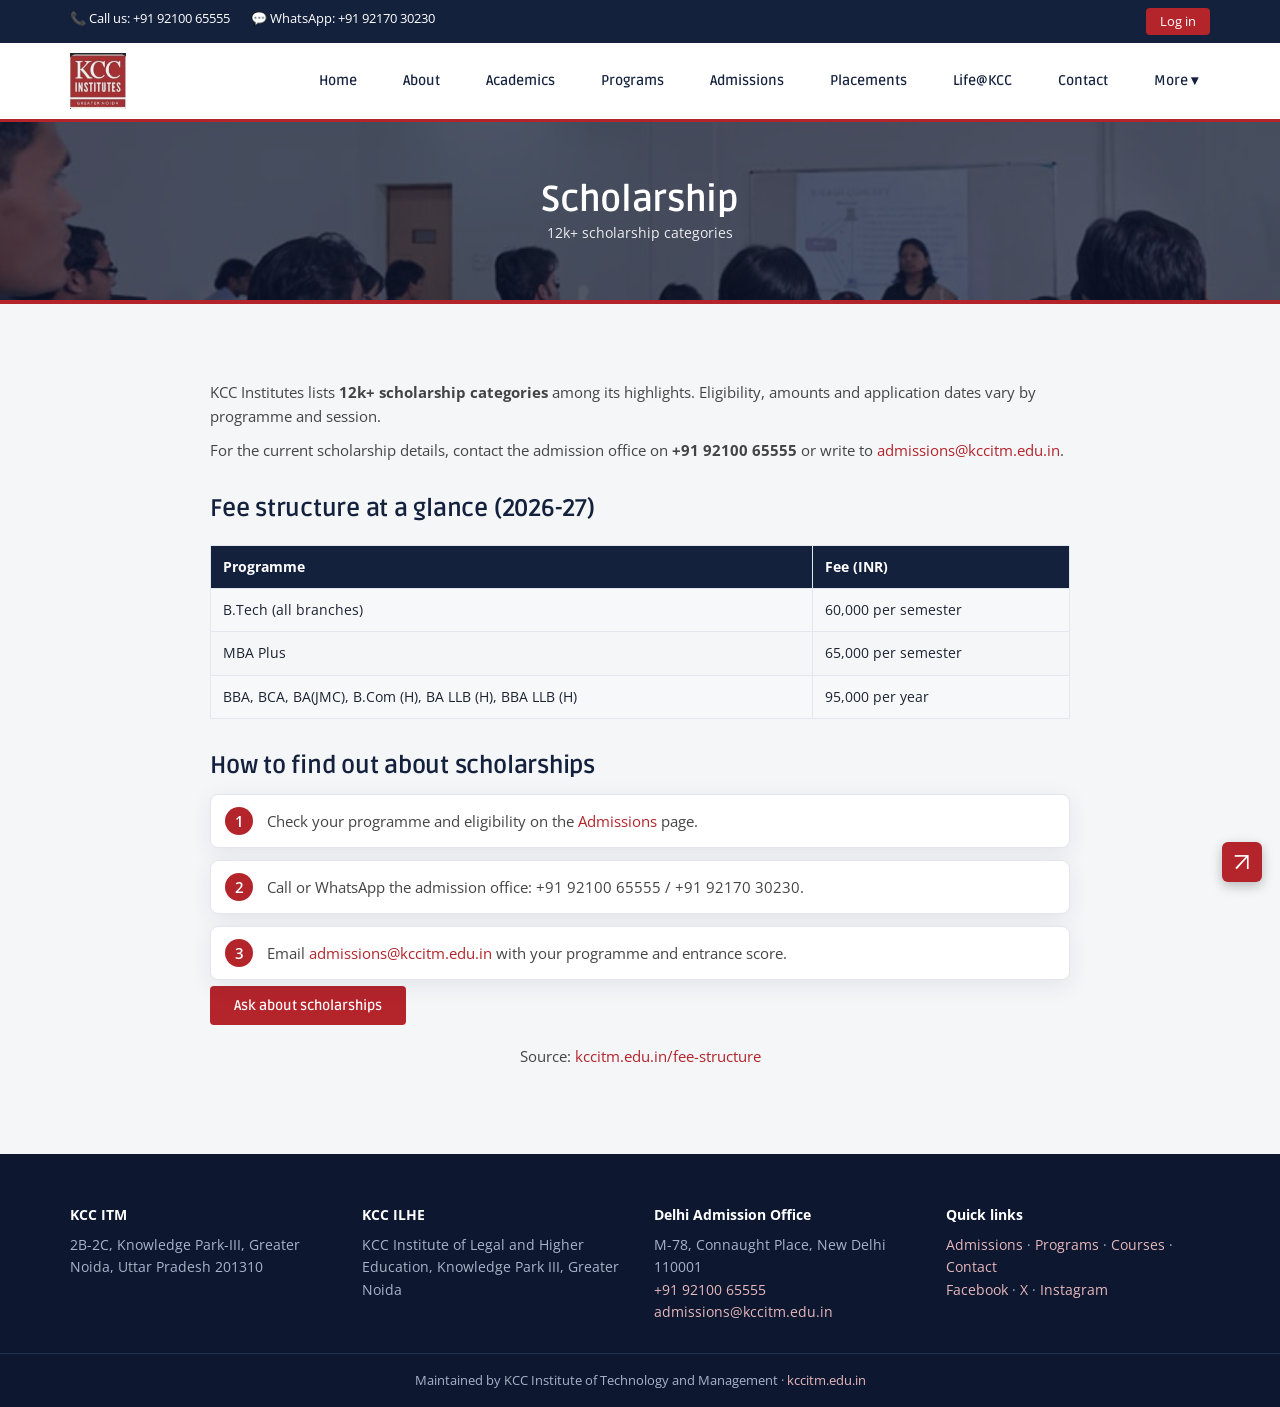
<file: scholarship.html>
<!doctype html>
<html lang="en"><head><meta charset="utf-8"><meta name="viewport" content="width=device-width, initial-scale=1">
<title>Scholarship – KCC Institute of Technology and Management</title>
<link rel="stylesheet" href="styles.css?v=5"></head><body>
<div id="site-header"></div>
<div class="page-head"><h1>Scholarship</h1><p>12k+ scholarship categories</p></div>
<section><div class="container">
<div class="prose">
<p>KCC Institutes lists <strong>12k+ scholarship categories</strong> among its highlights. Eligibility, amounts and application dates vary by programme and session.</p>
<p>For the current scholarship details, contact the admission office on <strong>+91 92100 65555</strong> or write to <a href="mailto:admissions@kccitm.edu.in">admissions@kccitm.edu.in</a>.</p>
<h2>Fee structure at a glance (2026-27)</h2>
<table><tr><th>Programme</th><th>Fee (INR)</th></tr><tr><td>B.Tech (all branches)</td><td>60,000 per semester</td></tr><tr><td>MBA Plus</td><td>65,000 per semester</td></tr><tr><td>BBA, BCA, BA(JMC), B.Com (H), BA LLB (H), BBA LLB (H)</td><td>95,000 per year</td></tr></table>
<h2>How to find out about scholarships</h2>
<ol class="steps"><li>Check your programme and eligibility on the <a href="admissions.html">Admissions</a> page.</li><li>Call or WhatsApp the admission office: +91 92100 65555 / +91 92170 30230.</li><li>Email <a href="mailto:admissions@kccitm.edu.in">admissions@kccitm.edu.in</a> with your programme and entrance score.</li></ol>
<p><a class="pill-btn" href="contact.html">Ask about scholarships</a></p><p class="note">Source: <a href="https://www.kccitm.edu.in/fee-structure">kccitm.edu.in/fee-structure</a></p></div>
</div></section>
<div id="site-footer"></div>
<script src="layout.js?v=3"></script><script src="script.js"></script></body></html>
</file>
<file: styles.css>
@import url("https://fonts.googleapis.com/css2?family=Ruda:wght@400;500;600;700;800&family=Open+Sans:wght@400;600&display=swap");
:root{--red:#e11c24;--red-dark:#ae161c;--ink:#2f2f2f;--muted:#666;--bg:#fff;--soft:#f6f6f8}
*{box-sizing:border-box;margin:0;padding:0}
html{scroll-behavior:smooth;scroll-padding-top:70px}
body{font-family:Ruda,"Open Sans",sans-serif;color:var(--ink);background:var(--bg);line-height:1.6}
a{color:var(--red);text-decoration:none}
.container{width:min(1140px,100% - 32px);margin-inline:auto}
.narrow{width:min(900px,100% - 32px)}

.topbar{background:var(--red);color:#fff;font-size:13px;padding:8px 0}
.topbar a{color:#fff;margin-right:18px}
.topbar-inner{display:flex;justify-content:space-between;flex-wrap:wrap;gap:6px}
.topbar .login{margin:0}

.navbar{position:sticky;top:0;z-index:20;background:#fff;box-shadow:0 2px 10px rgba(0,0,0,.08)}
.nav-inner{display:flex;align-items:center;justify-content:space-between;height:64px}
.brand{display:flex;align-items:center;gap:10px;color:var(--ink)}
.logo{background:var(--red);color:#fff;font:700 18px Ruda,serif;padding:6px 10px;border-radius:4px}
.brand-text{display:flex;flex-direction:column;line-height:1.1}
.brand-text small{color:var(--muted)}
nav{display:flex;gap:22px;font-size:14px}
nav a{color:#444;padding:4px 0;border-bottom:2px solid transparent}
nav a:hover,nav a.active{color:var(--red);border-color:var(--red)}
.menu-btn{display:none;background:none;border:0;font-size:26px;cursor:pointer}

.hero{position:relative;height:420px;overflow:hidden;color:#fff}
.slide{position:absolute;inset:0;background:var(--bg);opacity:0;transition:opacity .8s;display:flex;align-items:center;justify-content:center}
.slide.active{opacity:1}
.stat-card{background:rgba(255,255,255,.88);color:#222;text-align:center;padding:24px 56px;margin-top:150px;margin-bottom:-150px}
.stat-card h2{font:700 38px Ruda,serif}
.stat-card p{font:600 17px Ruda,serif;margin-bottom:8px}
.hero-text{position:absolute;left:6%;top:50%;transform:translateY(-50%);max-width:380px;text-shadow:0 2px 8px rgba(0,0,0,.4)}
.hero-text h1{font:700 34px Ruda,serif;line-height:1.2}
.hero-text p{margin:10px 0 16px;font-size:14px}
.btn{display:inline-block;background:#fff;color:var(--red);padding:9px 22px;border-radius:30px;font-weight:600;text-shadow:none}
.arrow{position:absolute;top:50%;transform:translateY(-50%);width:34px;height:34px;border-radius:50%;border:0;background:var(--red);color:#fff;font-size:22px;cursor:pointer}
.prev{left:8px}.next{right:8px}

.title{text-align:center;font:700 28px Ruda,sans-serif;color:#1d1d1d;margin-bottom:46px;position:relative}
.title::after{content:"";display:block;width:60px;height:4px;background:var(--red);margin:12px auto 0}
section{padding:70px 0}
.cards{display:grid;grid-template-columns:repeat(auto-fit,minmax(230px,1fr));gap:24px}
.card{background:#fff;border-radius:8px;box-shadow:0 4px 18px rgba(0,0,0,.09);padding:26px 22px;transition:transform .2s}
.card:hover{transform:translateY(-4px)}
.card h3{font-size:13px;text-transform:uppercase;margin:12px 0 8px}
.card p{font-size:13px;color:var(--muted)}
.icon{display:grid;place-items:center;width:38px;height:38px;border-radius:50%;margin:0 auto 4px}

.programs{background:var(--soft)}
.tabs{display:flex;justify-content:center;gap:10px;flex-wrap:wrap;margin-bottom:28px}
.tab{border:1px solid var(--red);background:#fff;color:var(--red);padding:8px 20px;border-radius:30px;font:500 14px Ruda;cursor:pointer}
.tab.active{background:var(--red);color:#fff}
.tab-panel{display:none;list-style:none;justify-content:center;flex-wrap:wrap;gap:12px}
.tab-panel.active{display:flex}
.chips li{background:#fff;border-left:4px solid var(--red);padding:10px 18px;border-radius:4px;box-shadow:0 2px 8px rgba(0,0,0,.07);font-size:14px}
.note{text-align:center;margin-top:28px;font-size:14px;color:var(--muted)}

.about{background:linear-gradient(135deg,var(--red-dark),var(--red) 60%,#f0545a);color:#fff;text-align:center}
.about h2{font:700 32px Ruda,serif;margin-bottom:20px}
.about p{max-width:820px;margin:0 auto 14px;font-size:15px}

.stats,.tiers{display:grid;grid-template-columns:repeat(auto-fit,minmax(180px,1fr));gap:20px;text-align:center}
.stats div{font:700 40px Ruda,serif;color:var(--red)}
.stats span,.tiers span{display:block;font:400 14px Ruda;color:var(--muted)}
.tiers{margin-top:36px}
.tiers div{background:var(--soft);padding:18px;border-radius:8px}
.tiers b{font-size:20px;display:block}
.campus{background:var(--soft)}
.campus .card h3{margin-top:0;color:var(--red)}

.post{display:flex;gap:14px;background:#fff;border-radius:8px;box-shadow:0 3px 14px rgba(0,0,0,.09);padding:18px;margin-bottom:18px}
.avatar{flex:none;width:40px;height:40px;border-radius:50%;background:#d8d8d8}
.post h3{font-size:16px}
.post small{color:var(--muted)}
.post p{margin:10px 0;font-size:14px}
.post-foot{font-size:13px;color:var(--muted);display:flex;gap:16px;flex-wrap:wrap;justify-content:flex-end}
.older{text-align:center}

footer{background:#1b1b1b;color:#ccc;font-size:14px}
.foot-grid{display:grid;grid-template-columns:repeat(auto-fit,minmax(210px,1fr));gap:28px;padding:50px 0 30px}
footer h4{color:#fff;margin-bottom:8px}
footer a{color:#f08c97}
.copy{text-align:center;padding:16px;border-top:1px solid #333;font-size:13px}
.to-top{position:fixed;right:18px;bottom:18px;background:var(--red);color:#fff;width:40px;height:40px;display:grid;place-items:center;border-radius:6px;font-size:20px}

@media(max-width:800px){
  .menu-btn{display:block}
  nav{display:none;position:absolute;top:64px;left:0;right:0;background:#fff;flex-direction:column;padding:12px 16px;gap:10px;box-shadow:0 8px 14px rgba(0,0,0,.1)}
  nav.open{display:flex}
  .hero{height:460px}
  .hero-text{left:16px;right:16px;top:90px;transform:none;max-width:none}
  .hero-text h1{font-size:26px}
  .stat-card{padding:16px 36px;margin-top:230px;margin-bottom:-230px}
}

/* ---- inner pages ---- */
.page-head{background:linear-gradient(135deg,var(--red-dark),var(--red));color:#fff;text-align:center;padding:48px 16px}
.page-head h1{font:700 32px Ruda,serif}
.page-head p{opacity:.9;font-size:14px}
.prose{max-width:860px;margin:0 auto}
.prose h2{margin:28px 0 8px;color:var(--red)}
.prose p,.prose li{font-size:15px;color:#444;margin-bottom:10px}
.prose ul{padding-left:22px}
table{width:100%;border-collapse:collapse;margin:16px 0;font-size:14px}
th,td{border:1px solid #ddd;padding:10px 12px;text-align:left}
th{background:var(--red);color:#fff}
tr:nth-child(even) td{background:var(--soft)}
.steps{counter-reset:s;list-style:none;padding:0}
.steps li{counter-increment:s;background:#fff;box-shadow:0 2px 10px rgba(0,0,0,.08);border-radius:8px;padding:14px 16px 14px 56px;position:relative;margin-bottom:12px}
.steps li::before{content:counter(s);position:absolute;left:14px;top:12px;width:28px;height:28px;border-radius:50%;background:var(--red);color:#fff;display:grid;place-items:center;font-weight:600}
.form{max-width:560px;margin:0 auto;display:grid;gap:14px}
.form label{font-size:13px;font-weight:500;display:grid;gap:4px}
.form input,.form select,.form textarea{padding:10px 12px;border:1px solid #ccc;border-radius:6px;font:14px Ruda}
.form button,.pill-btn{background:var(--red);color:#fff;border:0;border-radius:30px;padding:11px 24px;font:600 14px Ruda;cursor:pointer}
#form-msg{color:green;font-size:14px;text-align:center}
.filters{display:flex;gap:12px;flex-wrap:wrap;justify-content:center;margin-bottom:26px}
.filters input,.filters select{padding:10px 14px;border:1px solid #ccc;border-radius:30px;font:14px Ruda}
.course .tag{display:inline-block;font-size:11px;background:#fde0e1;color:var(--red);padding:2px 10px;border-radius:20px;margin-bottom:6px}
.course .bar{height:6px;background:#eee;border-radius:3px;margin-top:10px}
.course .bar i{display:block;height:100%;background:var(--red);border-radius:3px}
.gallery{display:grid;grid-template-columns:repeat(auto-fit,minmax(200px,1fr));gap:16px}
.gallery div{height:140px;border-radius:8px;display:grid;place-items:center;color:#fff;font-weight:600;background:linear-gradient(135deg,var(--red-dark),#f0545a)}
.gallery div:nth-child(2n){background:linear-gradient(135deg,#1c1c3a,#3b2a6b)}
.gallery div:nth-child(3n){background:linear-gradient(135deg,#0f3b4a,#1f6f78)}

/* ---- polish ---- */
body{-webkit-font-smoothing:antialiased}
h1,h2,h3{letter-spacing:-.01em}
.btn{box-shadow:0 4px 14px rgba(0,0,0,.18);transition:transform .2s,box-shadow .2s}
.btn:hover{transform:translateY(-2px)}
.about .btn{background:#fff}
.hero{height:460px}
.hero::after{content:"";position:absolute;inset:0;background:linear-gradient(90deg,rgba(0,0,0,.35),transparent 60%);pointer-events:none}
.hero-text{z-index:2}
.stat-card{margin:0;position:absolute;right:8%;top:50%;transform:translateY(-50%);background:rgba(255,255,255,.92);border-radius:10px;box-shadow:0 10px 30px rgba(0,0,0,.25);padding:26px 48px;z-index:1}
.arrow{z-index:3}
.card{border-top:3px solid transparent}
.card:hover{border-top-color:var(--red);box-shadow:0 10px 26px rgba(192,23,43,.15)}
.card h3 a{color:inherit}
.quick{padding:0;margin-top:-34px;position:relative;z-index:5}
.quick-grid{display:grid;grid-template-columns:repeat(auto-fit,minmax(220px,1fr));gap:0;background:#fff;border-radius:10px;box-shadow:0 8px 28px rgba(0,0,0,.14);overflow:hidden}
.quick-grid a{padding:20px 22px;color:var(--ink);border-right:1px solid #eee;transition:background .2s}
.quick-grid a:hover{background:#fff1f1}
.quick-grid b{display:block;color:var(--red)}
.quick-grid span{font-size:13px;color:var(--muted)}
.features{padding-top:90px}
.cta{background:var(--soft);text-align:center}
.cta h2{font:700 28px Ruda,serif;margin-bottom:8px}
.cta p{color:var(--muted);margin-bottom:18px}
.cta .btn{background:var(--red);color:#fff}
.why .card h3{color:var(--red);margin-top:0}
.page-head{padding:56px 16px;background:linear-gradient(135deg,var(--red-dark),var(--red) 65%,#f0545a)}
.page-head h1{font-size:36px}
.tiers div{border-top:3px solid var(--red);text-align:center}
.chips li{transition:transform .2s}
.chips li:hover{transform:translateX(4px)}
.post:hover{box-shadow:0 6px 22px rgba(0,0,0,.13)}
.to-top{box-shadow:0 4px 12px rgba(0,0,0,.25)}
.nav-inner nav a{white-space:nowrap}
@media(max-width:1000px){nav{gap:12px;font-size:13px}}
@media(max-width:800px){
  .stat-card{position:relative;right:auto;top:auto;transform:none;margin:240px auto 0;padding:14px 30px}
  .hero{height:520px}
  .quick{margin-top:-20px}
  .quick-grid a{border-right:0;border-bottom:1px solid #eee}
}

/* ===== Pinterest / modern aesthetic ===== */
:root{--cream:#fffaf7;--blush:#ffe9e7;--radius:22px;--shadow:0 10px 30px rgba(174,22,28,.10)}
body{background:var(--cream);font-family:"Open Sans",Ruda,sans-serif}
h1,h2,h3,.title,.btn,.tab,nav,.brand strong{font-family:Ruda,sans-serif}
.topbar{background:var(--ink)}
.topbar .login{background:var(--red);padding:3px 14px;border-radius:20px}
.navbar{background:rgba(255,250,247,.82);backdrop-filter:blur(14px);-webkit-backdrop-filter:blur(14px);box-shadow:0 1px 0 rgba(0,0,0,.06)}
.logo{border-radius:10px;background:linear-gradient(135deg,var(--red),var(--red-dark))}
nav a{border:0;padding:6px 12px;border-radius:20px;font-weight:500}
nav a:hover,nav a.active{background:var(--blush);color:var(--red)}
.eyebrow{display:inline-block;font:600 12px Ruda;letter-spacing:.14em;text-transform:uppercase;color:var(--red);background:var(--blush);padding:5px 14px;border-radius:20px;margin-bottom:14px}
.eyebrow.center{display:block;width:max-content;margin:0 auto 10px}

/* hero */
.hero2{padding:56px 0 70px;background:radial-gradient(900px 400px at 85% 0,#ffd9d6,transparent 60%),radial-gradient(600px 300px at 0 100%,#fff0d9,transparent 60%)}
.hero2-grid{display:grid;grid-template-columns:1.05fr 1fr;gap:40px;align-items:center}
.hero2-text h1{font:800 clamp(34px,5vw,58px)/1.05 Ruda;color:var(--ink)}
.hero2-text p{margin:18px 0 24px;max-width:480px;color:#555;font-size:16px}
.hero-actions{display:flex;gap:12px;flex-wrap:wrap}
.btn.solid{background:var(--red);color:#fff;box-shadow:0 8px 20px rgba(225,28,36,.35)}
.btn.ghost{background:#fff;color:var(--ink);border:1.5px solid #e5dcd8}
.mini-stats{display:flex;gap:30px;margin-top:34px}
.mini-stats b{display:block;font:800 26px Ruda;color:var(--red)}
.mini-stats span{font-size:12px;color:var(--muted);text-transform:uppercase;letter-spacing:.08em}
.collage{position:relative;display:grid;grid-template-columns:1fr 1fr;gap:14px;align-items:start}
.collage img{width:100%;object-fit:cover;border-radius:var(--radius);box-shadow:var(--shadow);border:5px solid #fff;transition:transform .4s}
.collage img:hover{transform:rotate(0) scale(1.03)!important}
.c1{height:250px;transform:rotate(-3deg)}
.c2{height:320px;margin-top:30px;transform:rotate(2deg)}
.c3{height:300px;transform:rotate(2deg)}
.c4{height:240px;margin-top:-20px;transform:rotate(-2deg)}
.blob{position:absolute;border-radius:50%;z-index:-1;filter:blur(2px)}
.b1{width:120px;height:120px;background:#ffc9c7;top:-24px;right:-10px}
.b2{width:80px;height:80px;background:#ffe2a8;bottom:-14px;left:-14px}

/* cards, sections */
.card{border-radius:var(--radius);border:1px solid #f1e6e2;box-shadow:var(--shadow)}
.title{font-weight:800;font-size:32px}
.title::after{border-radius:4px;width:48px}
section{padding:76px 0}
.quick-grid{border-radius:var(--radius);background:#fff;border:1px solid #f1e6e2}
.quick{padding:0}
.about{background:linear-gradient(135deg,var(--red-dark),var(--red) 60%,#ff6b6f);position:relative;overflow:hidden}
.about::before{content:"";position:absolute;width:380px;height:380px;border-radius:50%;background:rgba(255,255,255,.07);right:-100px;top:-120px}
.about h2{font-weight:800}
.cta{background:var(--blush);margin:0}
.cta h2{font-weight:800}
.stats div{font-family:Ruda;font-weight:800}
.tiers div,.post,.chips li,.form,.card{border-radius:16px}
.post{border:1px solid #f1e6e2}
.page-head{border-radius:0 0 40px 40px;position:relative;overflow:hidden}
.page-head::after{content:"";position:absolute;width:260px;height:260px;border-radius:50%;background:rgba(255,255,255,.08);right:8%;top:-120px}
footer{background:var(--ink)}

/* masonry board */
.masonry{column-count:4;column-gap:18px}
.pin{position:relative;break-inside:avoid;margin:0 0 18px;border-radius:var(--radius);overflow:hidden;box-shadow:var(--shadow);background:#eee;cursor:zoom-in}
.pin img{display:block;width:100%;height:auto;transition:transform .5s}
.pin:hover img{transform:scale(1.06)}
.pin figcaption{position:absolute;left:0;right:0;bottom:0;padding:34px 14px 12px;color:#fff;font:600 14px Ruda;background:linear-gradient(transparent,rgba(0,0,0,.7));opacity:0;transform:translateY(8px);transition:.3s}
.pin:hover figcaption{opacity:1;transform:none}
.heart{position:absolute;top:10px;right:10px;width:36px;height:36px;border-radius:50%;border:0;background:rgba(255,255,255,.92);color:var(--red);font-size:18px;cursor:pointer;opacity:0;transition:.25s}
.pin:hover .heart,.heart.on{opacity:1}
.heart.on{background:var(--red);color:#fff}
.lightbox{position:fixed;inset:0;background:rgba(0,0,0,.85);display:none;place-items:center;z-index:100;cursor:zoom-out;padding:20px}
.lightbox.open{display:grid}
.lightbox img{max-width:min(92vw,720px);max-height:88vh;border-radius:18px}

/* reveal on scroll */
.reveal{opacity:0;transform:translateY(24px);transition:opacity .7s,transform .7s}
.reveal.in{opacity:1;transform:none}

@media(max-width:1000px){.masonry{column-count:3}}
@media(max-width:800px){
  .hero2-grid{grid-template-columns:1fr}
  .collage{order:-1}
  .c1{height:180px}.c2{height:230px}.c3{height:210px}.c4{height:170px}
  .masonry{column-count:2;column-gap:12px}
  .pin{margin-bottom:12px}
  .heart,.pin figcaption{opacity:1}
}
@media(prefers-reduced-motion:reduce){.reveal{opacity:1;transform:none;transition:none}}

/* ===================================================================
   THEME: KCC Red + Midnight Navy  (change the colours below to re-theme)
   =================================================================== */
:root{
  --red:#b3242b;          /* KCC logo red (buttons, links, accents) */
  --red-dark:#8e1b21;     /* deep red (hover) */
  --navy:#14213d;         /* midnight navy (dark bands, headings) */
  --navy-2:#0d1730;       /* footer */
  --ink:#1b2230;          /* text */
  --muted:#5f6878;        /* secondary text */
  --gold:#c8962e;         /* small highlights only */
  --cream:#f5f6f8;        /* page background */
  --bg:#f5f6f8;
  --soft:#eceef2;         /* alternate sections */
  --blush:#f6e6e7;        /* light red tint */
  --line:#e3e6ec;         /* borders */
  --shadow:0 6px 22px rgba(20,33,61,.08);
  --radius:10px;
}
body{background:var(--cream);color:var(--ink)}
h1,h2,h3{color:var(--navy)}
.topbar{background:var(--navy);color:#cfd6e4}
.topbar .login{background:var(--red);color:#fff;border-radius:4px}
.navbar{background:#fff;border-bottom:3px solid var(--red);box-shadow:none;backdrop-filter:none}
.nav-inner{height:76px}
.brand img{height:56px;display:block}
nav a{color:var(--navy);font-weight:600;border-radius:4px}
nav a:hover,nav a.active{background:transparent;color:var(--red)}
.eyebrow{background:transparent;color:var(--gold);padding:0;border-radius:0;letter-spacing:.18em}

/* hero */
.hero2{background:linear-gradient(90deg,rgba(20,33,61,.96) 0%,rgba(20,33,61,.9) 55%,rgba(20,33,61,.7) 100%),url(images/cr-1.webp) center/cover;color:#fff;padding:70px 0 90px}
.hero2-text h1{color:#fff}
.hero2-text p{color:#d6dcea}
.eyebrow{color:var(--gold)}
.btn.solid{background:var(--red);color:#fff;box-shadow:none;border-radius:4px}
.btn.ghost{background:transparent;border:1.5px solid #fff;color:#fff;border-radius:4px}
.mini-stats b{color:#fff}
.mini-stats span{color:#aab3c8}
.blob{display:none}
.collage img{border:0;border-radius:var(--radius);box-shadow:0 10px 30px rgba(0,0,0,.35)}
.c1,.c2,.c3,.c4{transform:none}
.collage img:hover{transform:scale(1.02)!important}

/* quick strip, cards, sections */
.quick-grid{background:#fff;border:1px solid var(--line);box-shadow:var(--shadow)}
.quick-grid a{border-right:1px solid var(--line)}
.quick-grid a:hover{background:var(--blush)}
.quick-grid b{color:var(--red)}
.features,.why,.board{background:#fff}
.placements,.announcements{background:var(--cream)}
.card,.post,.steps li,.form{background:#fff;border:1px solid var(--line);box-shadow:var(--shadow)}
.card{border-top:4px solid var(--navy);border-radius:var(--radius)}
.card:hover{border-top-color:var(--red);box-shadow:0 12px 26px rgba(20,33,61,.14)}
.card h3,.why .card h3,.campus .card h3{color:var(--navy);margin-top:0}
.title{color:var(--navy)}
.title::after{background:var(--red)}
.tiers div,.post,.chips li,.form{border-radius:var(--radius)}

/* bands */
.about{background:var(--navy)}
.about::before{display:none}
.about .btn{background:var(--red);color:#fff}
.page-head{background:var(--navy);border-radius:0;border-bottom:4px solid var(--red)}
.page-head h1{color:#fff}
.page-head::after{display:none}
.cta{background:var(--soft)}
.cta .btn{background:var(--red);color:#fff}
.stats div{color:var(--red)}
.prose h2{color:var(--navy)}
th{background:var(--navy)}
tr:nth-child(even) td{background:#f7f8fa}
th,td{border-color:var(--line)}
.tiers div{background:#fff;border:1px solid var(--line);border-top:3px solid var(--red)}
.chips li{border-left:4px solid var(--red);background:#fff}
.tab{border-color:var(--navy);color:var(--navy);background:transparent}
.tab.active{background:var(--red);border-color:var(--red);color:#fff}
.steps li::before{background:var(--red)}
.form button,.pill-btn{background:var(--red);color:#fff;border-radius:4px}
.course .tag{background:var(--blush);color:var(--red)}
.course .bar i{background:var(--red)}
.pin{border-radius:var(--radius);box-shadow:var(--shadow);background:var(--soft)}
.heart{color:var(--red)}
.heart.on{background:var(--red);color:#fff}
.gallery div,.gallery div:nth-child(2n),.gallery div:nth-child(3n){background:var(--navy)}
footer{background:var(--navy-2);color:#aab3c8}
footer h4{color:#fff}
footer a{color:#e7b8bb}
.copy{border-top-color:#22304f}
.to-top{background:var(--red);color:#fff}
a{color:var(--red)}
.btn.solid,.form button,.pill-btn,.tab.active,.to-top,.about .btn,.cta .btn,.topbar .login{color:#fff}
@media(max-width:800px){nav{background:#fff}}

/* ===== hero photo mosaic (professional + fest/event mix) ===== */
.collage{grid-template-columns:1fr 1fr;gap:12px;align-items:stretch}
.tile{position:relative;margin:0;height:158px;border-radius:var(--radius);overflow:hidden;box-shadow:0 10px 26px rgba(0,0,0,.35);border:2px solid rgba(255,255,255,.18)}
.tile img{width:100%;height:100%;object-fit:cover;display:block;transition:transform .5s}
.tile:hover img{transform:scale(1.06)}
.tile figcaption{position:absolute;left:0;right:0;bottom:0;padding:22px 12px 8px;color:#fff;font:600 12px Ruda;letter-spacing:.06em;text-transform:uppercase;background:linear-gradient(transparent,rgba(13,23,48,.85))}
.tile:nth-child(2) figcaption,.tile:nth-child(4) figcaption{background:linear-gradient(transparent,rgba(179,36,43,.9))}
@media(max-width:800px){.tile{height:130px}}

/* ===== hero tiles: academics first, fest/event accents ===== */
.tile:nth-child(2) figcaption,.tile:nth-child(4) figcaption{background:linear-gradient(transparent,rgba(13,23,48,.85))}
.tile.fest figcaption,.tile.event figcaption{background:linear-gradient(transparent,rgba(179,36,43,.92))}
.tile img{object-position:center 30%}

/* ===== artists / star nights ===== */
.stars{background:var(--navy);color:#fff}
.stars .title{color:#fff}
.sub-note{text-align:center;color:#c9d1e3;max-width:640px;margin:-24px auto 34px;font-size:14px}
.artists{display:grid;grid-template-columns:repeat(auto-fit,minmax(160px,1fr));gap:16px;margin-bottom:20px}
.artist{position:relative;margin:0;aspect-ratio:3/4;border-radius:var(--radius);overflow:hidden;background:linear-gradient(135deg,var(--red-dark),var(--navy-2));display:grid;place-items:center;box-shadow:var(--shadow)}
.artist .ini{font:800 44px Ruda;color:rgba(255,255,255,.35)}
.artist img{position:absolute;inset:0;width:100%;height:100%;object-fit:cover}
.artist figcaption{position:absolute;left:0;right:0;bottom:0;padding:26px 12px 10px;color:#fff;font:700 14px Ruda;background:linear-gradient(transparent,rgba(13,23,48,.9))}

/* ===== layout fixes: no more orphan rows / half-empty grids ===== */
.quick-grid{display:grid;grid-template-columns:repeat(4,1fr);gap:0}
.quick-grid a{border-right:1px solid var(--line);border-bottom:1px solid var(--line)}
.quick-grid a:nth-child(4n){border-right:0}
.quick-grid a:nth-last-child(-n+4){border-bottom:0}
@media(max-width:900px){
  .quick-grid{grid-template-columns:repeat(2,1fr)}
  .quick-grid a:nth-child(4n){border-right:1px solid var(--line)}
  .quick-grid a:nth-child(2n){border-right:0}
  .quick-grid a:nth-last-child(-n+4){border-bottom:1px solid var(--line)}
  .quick-grid a:nth-last-child(-n+2){border-bottom:0}
}

.cards{display:flex;flex-wrap:wrap;justify-content:center;gap:24px}
.cards>.card{flex:0 1 calc((100% - 48px)/3)}
.cards:has(>.card:nth-child(4):last-child)>.card,
.cards:has(>.card:nth-child(7):last-child)>.card,
.cards:has(>.card:nth-child(8):last-child)>.card,
.cards:has(>.card:nth-child(11):last-child)>.card,
.cards:has(>.card:nth-child(12):last-child)>.card{flex-basis:calc((100% - 72px)/4)}
@media(max-width:1000px){.cards>.card,.cards:has(>.card)>.card{flex-basis:calc((100% - 24px)/2)}}
@media(max-width:600px){.cards>.card,.cards:has(>.card)>.card{flex-basis:100%}}

/* photo grids */
.photo-grid{display:grid;grid-template-columns:repeat(3,1fr);gap:16px;margin-top:8px}
.ph{position:relative;margin:0;border-radius:var(--radius);overflow:hidden;box-shadow:var(--shadow);aspect-ratio:3/2;background:var(--soft)}
.ph img{width:100%;height:100%;object-fit:cover;display:block;transition:transform .5s}
.ph:hover img{transform:scale(1.06)}
.ph figcaption{position:absolute;left:0;right:0;bottom:0;padding:26px 14px 10px;color:#fff;font:600 13px Ruda;letter-spacing:.05em;text-transform:uppercase;background:linear-gradient(transparent,rgba(13,23,48,.88))}
.academics-strip{background:#fff}
@media(max-width:800px){.photo-grid{grid-template-columns:1fr 1fr}}

/* artist feature cards */
.artist-feature{display:grid;grid-template-columns:1fr 1fr;gap:18px;margin:0 0 18px}
.af{position:relative;margin:0;border-radius:var(--radius);overflow:hidden;aspect-ratio:16/9;box-shadow:0 10px 26px rgba(0,0,0,.3);background:var(--navy-2)}
.af img{width:100%;height:100%;object-fit:cover;object-position:center 30%;display:block}
.af figcaption{position:absolute;left:0;right:0;bottom:0;padding:34px 18px 14px;color:#fff;background:linear-gradient(transparent,rgba(13,23,48,.92));display:flex;flex-direction:column}
.af b{font:800 22px Ruda}
.af span{font-size:13px;color:#e7b8bb}
@media(max-width:700px){.artist-feature{grid-template-columns:1fr}}

/* ===== hero background video ===== */
.hero2{position:relative;overflow:hidden;background:var(--navy) url(video/hero-poster.jpg) center/cover}
.hero-video{position:absolute;inset:0;width:100%;height:100%;object-fit:cover;z-index:0}
.hero2::before{content:"";position:absolute;inset:0;z-index:1;pointer-events:none;
  background:linear-gradient(90deg,rgba(13,23,48,.82) 0%,rgba(13,23,48,.60) 45%,rgba(13,23,48,.22) 100%)}
.hero2-grid{position:relative;z-index:2}
.video-toggle{position:absolute;right:16px;bottom:14px;z-index:3;width:38px;height:38px;border-radius:50%;border:1.5px solid rgba(255,255,255,.6);background:rgba(13,23,48,.55);color:#fff;font-size:12px;cursor:pointer}
.video-toggle:hover{background:var(--red)}
@media(max-width:700px){.hero-video{display:none}.video-toggle{display:none}}
@media(prefers-reduced-motion:reduce){.hero-video,.video-toggle{display:none}}

/* ===== hero info card + trust row ===== */
.hero2-text h1{font-size:clamp(30px,4.2vw,50px)}
.hero2-text h1 em{font-style:normal;font-weight:600;color:#fff;background:none;border:0;padding:0}
.hero2-text h1{font-weight:700;letter-spacing:-.01em}
.trust{list-style:none;display:flex;flex-wrap:wrap;gap:8px 18px;margin-top:26px;color:#dfe5f2;font-size:13px;font-weight:600}
.trust li{white-space:nowrap}
.info-card{background:rgba(13,23,48,.55);backdrop-filter:blur(14px);-webkit-backdrop-filter:blur(14px);border:1px solid rgba(255,255,255,.28);border-radius:18px;padding:24px;color:#fff;box-shadow:0 18px 50px rgba(0,0,0,.4);position:relative}
.info-card::before{content:"";position:absolute;left:24px;right:24px;top:-1px;height:3px;border-radius:0 0 4px 4px;background:linear-gradient(90deg,var(--red),var(--gold))}
.ic-head{display:flex;align-items:center;gap:10px;font:800 15px Ruda;letter-spacing:.12em;text-transform:uppercase;color:#fff}
.live-dot{width:10px;height:10px;border-radius:50%;background:#3ddc84;box-shadow:0 0 0 0 rgba(61,220,132,.7);animation:pulse 1.6s infinite}
@keyframes pulse{70%{box-shadow:0 0 0 10px rgba(61,220,132,0)}100%{box-shadow:0 0 0 0 rgba(61,220,132,0)}}
.countdown{display:grid;grid-template-columns:repeat(4,1fr);gap:10px;margin:16px 0 6px}
.countdown div{background:rgba(255,255,255,.1);border:1px solid rgba(255,255,255,.18);border-radius:12px;padding:12px 4px;text-align:center}
.countdown b{display:block;font:800 30px/1 Ruda;color:#fff;font-variant-numeric:tabular-nums}
.countdown span{font-size:11px;letter-spacing:.1em;text-transform:uppercase;color:#c9d1e3}
.ic-note{text-align:center;font-size:13px;color:#e7b8bb;margin-bottom:18px}
.ic-stats{display:grid;grid-template-columns:1fr 1fr;gap:10px;margin-bottom:16px}
.ic-stats div{background:rgba(255,255,255,.08);border-radius:12px;padding:12px 14px}
.ic-stats b{display:block;font:800 22px Ruda;color:var(--gold)}
.ic-stats span{font-size:12px;color:#d6dcea}
.ic-fees{list-style:none;margin-bottom:18px;border-top:1px solid rgba(255,255,255,.2)}
.ic-fees li{display:flex;justify-content:space-between;gap:10px;padding:9px 0;border-bottom:1px solid rgba(255,255,255,.14);font-size:13px;color:#e6ebf6}
.ic-fees b{color:#fff;white-space:nowrap}
.btn.wide{display:block;text-align:center;width:100%}
@media(max-width:800px){.hero2-text h1{font-size:30px}.countdown b{font-size:24px}}
@media(prefers-reduced-motion:reduce){.live-dot{animation:none}}

/* ===== global video background in inner-page headers ===== */
.page-head{position:relative;overflow:hidden}
.page-head-video{position:absolute;inset:0;width:100%;height:100%;object-fit:cover;z-index:0}
.page-head::before{content:"";position:absolute;inset:0;z-index:1;background:rgba(13,23,48,.72)}
.page-head h1,.page-head p{position:relative;z-index:2}
@media(prefers-reduced-motion:reduce){.page-head-video{display:none}}



/* ===== nav "More" dropdown ===== */
nav .more{position:relative;display:inline-block}
.more-btn{background:none;border:0;font:inherit;color:var(--navy);font-weight:600;cursor:pointer;padding:6px 12px}
.more-btn:hover,.more:focus-within .more-btn{color:var(--red)}
.more-menu{display:none;position:absolute;right:0;top:100%;min-width:190px;background:#fff;border:1px solid var(--line);border-radius:8px;box-shadow:0 12px 30px rgba(13,23,48,.15);padding:6px;z-index:50}
.more:hover .more-menu,.more:focus-within .more-menu{display:block}
.more-menu a{display:block;padding:9px 14px;white-space:nowrap}
@media(max-width:1000px){.more-btn{display:none}.more-menu{display:block;position:static;border:0;box-shadow:none;padding:0}}

/* ===== FAQ + location ===== */
.faq{padding:64px 0;background:var(--soft)}
.faq-list{max-width:760px;margin:26px auto 0}
.faq-list details{background:#fff;border:1px solid var(--line);border-radius:10px;margin-bottom:10px;padding:0 20px}
.faq-list summary{cursor:pointer;font-weight:600;color:var(--navy);padding:16px 0;list-style:none;display:flex;justify-content:space-between;gap:12px}
.faq-list summary::-webkit-details-marker{display:none}
.faq-list summary::after{content:"+";font-size:20px;color:var(--red)}
.faq-list details[open] summary::after{content:"–"}
.faq-list details p{margin:0 0 16px;color:#5b6577;line-height:1.6}
.locate{padding:64px 0;background:#fff}
.locate-grid{display:grid;grid-template-columns:1fr 1.6fr;gap:28px;margin-top:26px;align-items:stretch}
.locate-info{background:var(--soft);border-radius:12px;padding:28px}
.locate-info h3{color:var(--navy);margin:0 0 12px}
.locate-info p{color:#5b6577;line-height:1.7}
.th-btn{display:inline-block;margin-top:8px;padding:10px 20px;background:var(--navy);color:#fff;border-radius:4px;font-weight:600;font-size:14px}
.th-btn:hover{background:var(--red)}
.locate-grid iframe{width:100%;min-height:320px;height:100%;border:0;border-radius:12px;box-shadow:var(--shadow)}
@media(max-width:800px){.locate-grid{grid-template-columns:1fr}}

/* Infrastructure: facility list (left) + live photo viewer (right) */
.infra-head{padding:14px 16px!important}
.infra-head h1{font-size:26px!important;margin:0 0 2px}
.infra-head p{margin:0;font-size:13px}
.infra-full{padding:0;background:#fff}
.infra-split{display:grid;grid-template-columns:1fr 1.1fr;height:calc(100vh - 220px);min-height:440px;overflow:hidden}
.infra-left{display:flex;flex-direction:column;padding:16px 28px 8px 24px;min-height:0;box-sizing:border-box}
.fx-list{list-style:none;margin:0;padding:0;flex:1;min-height:0;display:flex;flex-direction:column;gap:6px}
.fx{border:1px solid #e3e7f1;border-radius:12px;background:#fff;overflow:hidden;flex:0 0 auto;transition:background .3s,box-shadow .3s,border-color .3s;position:relative}
.fx::before{content:"";position:absolute;left:0;top:0;bottom:0;width:4px;background:#d6dae6;transition:background .3s}
.fx.on{background:linear-gradient(135deg,#fff,#fff3f3);border-color:#f0c4c7;box-shadow:0 8px 20px rgba(174,22,28,.12)}
.fx.on::before{background:var(--red)}
.fx-h{all:unset;box-sizing:border-box;width:100%;display:flex;align-items:center;gap:12px;padding:0 14px 0 18px;height:clamp(34px,5.2vh,46px);cursor:pointer;font:600 clamp(12px,1.6vh,14.5px) Ruda,sans-serif;color:var(--navy)}
.fx-h b{flex:1;font-weight:600;text-transform:uppercase;letter-spacing:.05em}
.fx .ii{display:grid;place-items:center;width:clamp(24px,3.4vh,32px);height:clamp(24px,3.4vh,32px);border-radius:9px;background:#fdeaea;font-size:clamp(13px,1.8vh,17px)}
.fx-ch{font-style:normal;font-size:20px;color:#9aa3b8;transition:transform .3s,color .3s}
.fx.on .fx-ch{transform:rotate(90deg);color:var(--red)}
.fx p{margin:0;padding:0 18px 0 62px;max-height:0;opacity:0;font-size:clamp(11.5px,1.5vh,13.5px);line-height:1.5;color:#566074;transition:max-height .4s ease,opacity .3s,padding .3s}
.fx.on p{max-height:110px;opacity:1;padding-bottom:12px}
.infra-left .note{margin:6px 0 0;font-size:11px;text-align:left}
.infra-right{position:relative;height:100%;padding:16px 24px 16px 4px;box-sizing:border-box}
.fx-view{position:relative;height:100%;border-radius:20px;overflow:hidden;background:var(--navy);box-shadow:0 20px 44px rgba(20,33,61,.3)}
.fx-view>img{position:absolute;inset:0;width:100%;height:100%;object-fit:cover;opacity:0;transform:scale(1.08);transition:opacity .8s,transform 6s ease-out}
.fx-view>img.on{opacity:1;transform:scale(1)}
.fx-view::after{content:"";position:absolute;inset:0;background:linear-gradient(transparent 55%,rgba(13,23,48,.85));pointer-events:none}
.fx-cap{position:absolute;left:26px;right:26px;bottom:26px;z-index:2;color:#fff}
.fx-num{display:inline-block;font:600 12px Ruda,sans-serif;letter-spacing:.2em;padding:4px 12px;border-radius:20px;background:var(--red)}
.fx-title{margin:8px 0 0;color:#fff;font:700 clamp(22px,3.6vh,34px) Ruda,sans-serif;text-shadow:0 2px 10px rgba(0,0,0,.4)}
.fx-bar{position:absolute;left:0;right:0;bottom:0;height:4px;background:rgba(255,255,255,.2);z-index:3}
.fx-bar i{display:block;height:100%;background:var(--red);width:0;animation:fxbar 5s linear forwards}
@keyframes fxbar{to{width:100%}}
@media(max-width:900px){.infra-split{display:block;height:auto!important;overflow:visible}.infra-right{height:260px;padding:0 16px 16px;order:-1}.infra-left{padding:16px}.fx.on p{padding-left:18px}}
@media(prefers-reduced-motion:reduce){.fx-bar i{animation:none;width:100%}.fx-view>img{transition:opacity .3s;transform:none}}
.fx-list{gap:10px}
.fx{display:flex;flex-direction:column;flex:1 1 0;min-height:0;transition:flex-grow .4s,background .3s,box-shadow .3s,border-color .3s}
.fx.on{flex-grow:2.4}
.fx-h{height:auto;flex:1 1 auto;min-height:38px;font-size:clamp(12.5px,1.8vh,15.5px)}
.fx .ii{width:clamp(28px,4.2vh,40px);height:clamp(28px,4.2vh,40px);font-size:clamp(15px,2.2vh,20px)}
.fx p{flex:none;font-size:clamp(12px,1.6vh,14px)}
.fx.on p{padding-bottom:14px}

/* Infrastructure: compact version */
.infra-full{background:linear-gradient(180deg,#f6f8fc,#fff)}
.infra-split{height:auto!important;min-height:0;overflow:visible;max-width:1120px;margin:0 auto;padding:30px 24px 22px;gap:34px;grid-template-columns:1fr 1fr;align-items:center}
.infra-left{padding:0}
.fx-list{flex:none;gap:8px}
.fx,.fx.on{flex:none}
.fx{border-radius:10px;border-color:#e6eaf3;box-shadow:0 1px 3px rgba(20,33,61,.05)}
.fx:hover{border-color:#f0c4c7}
.fx::before{width:3px}
.fx-h{flex:none;height:46px;min-height:0;gap:12px;padding:0 14px 0 16px;font-size:13.5px}
.fx .ii{width:28px;height:28px;font-size:15px;border-radius:8px}
.fx-ch{font-size:18px}
.fx p{padding:0 16px 0 56px;font-size:13px;line-height:1.5}
.fx.on p{max-height:96px;padding-bottom:12px}
.infra-left .note{margin:12px 0 0}
.infra-right{height:auto;padding:0}
.fx-view{height:auto;aspect-ratio:4/3.1;max-height:410px;width:100%;border-radius:16px;box-shadow:0 12px 28px rgba(20,33,61,.2)}
.fx-cap{left:18px;bottom:16px}
.fx-num{font-size:11px;padding:3px 10px}
.fx-title{font-size:22px;margin-top:6px}
@media(max-width:900px){.infra-split{display:block;padding:16px}.infra-right{order:-1;margin-bottom:16px;height:auto}.fx-view{aspect-ratio:16/10}}
</file>
